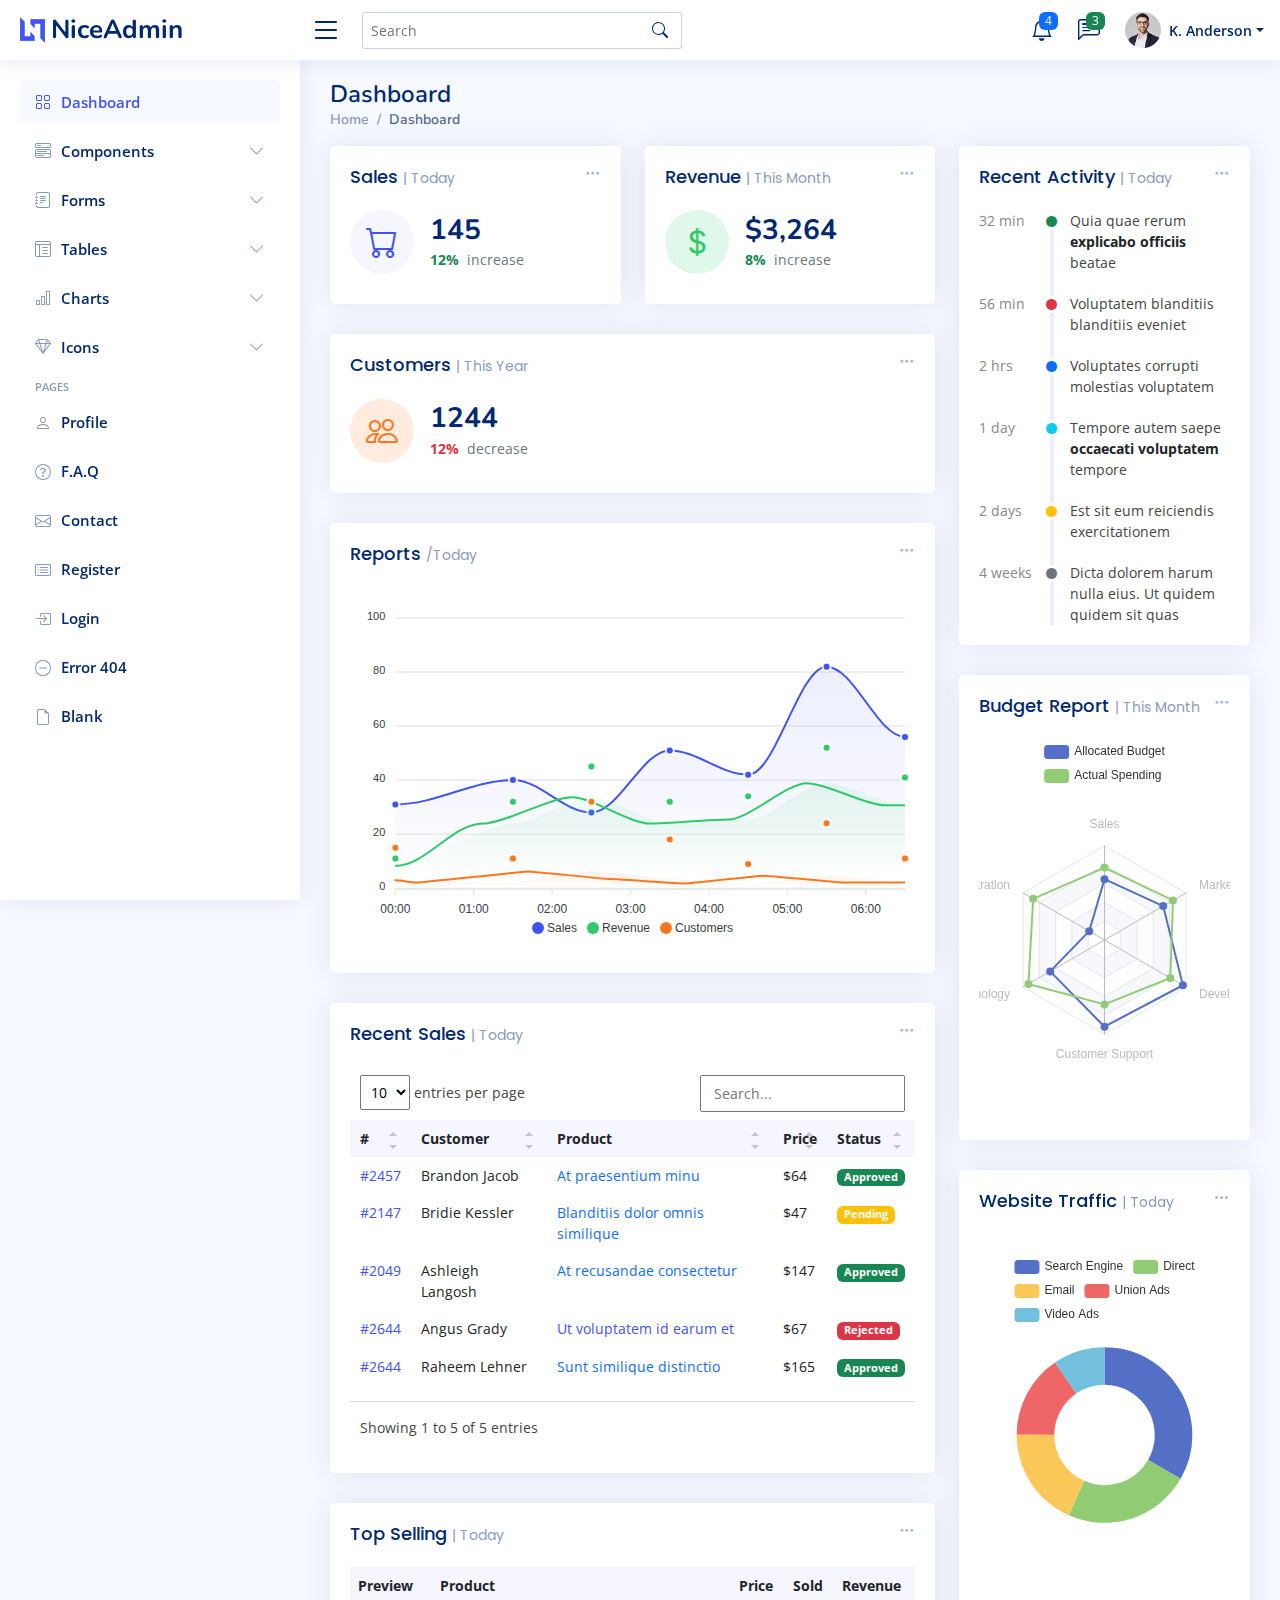
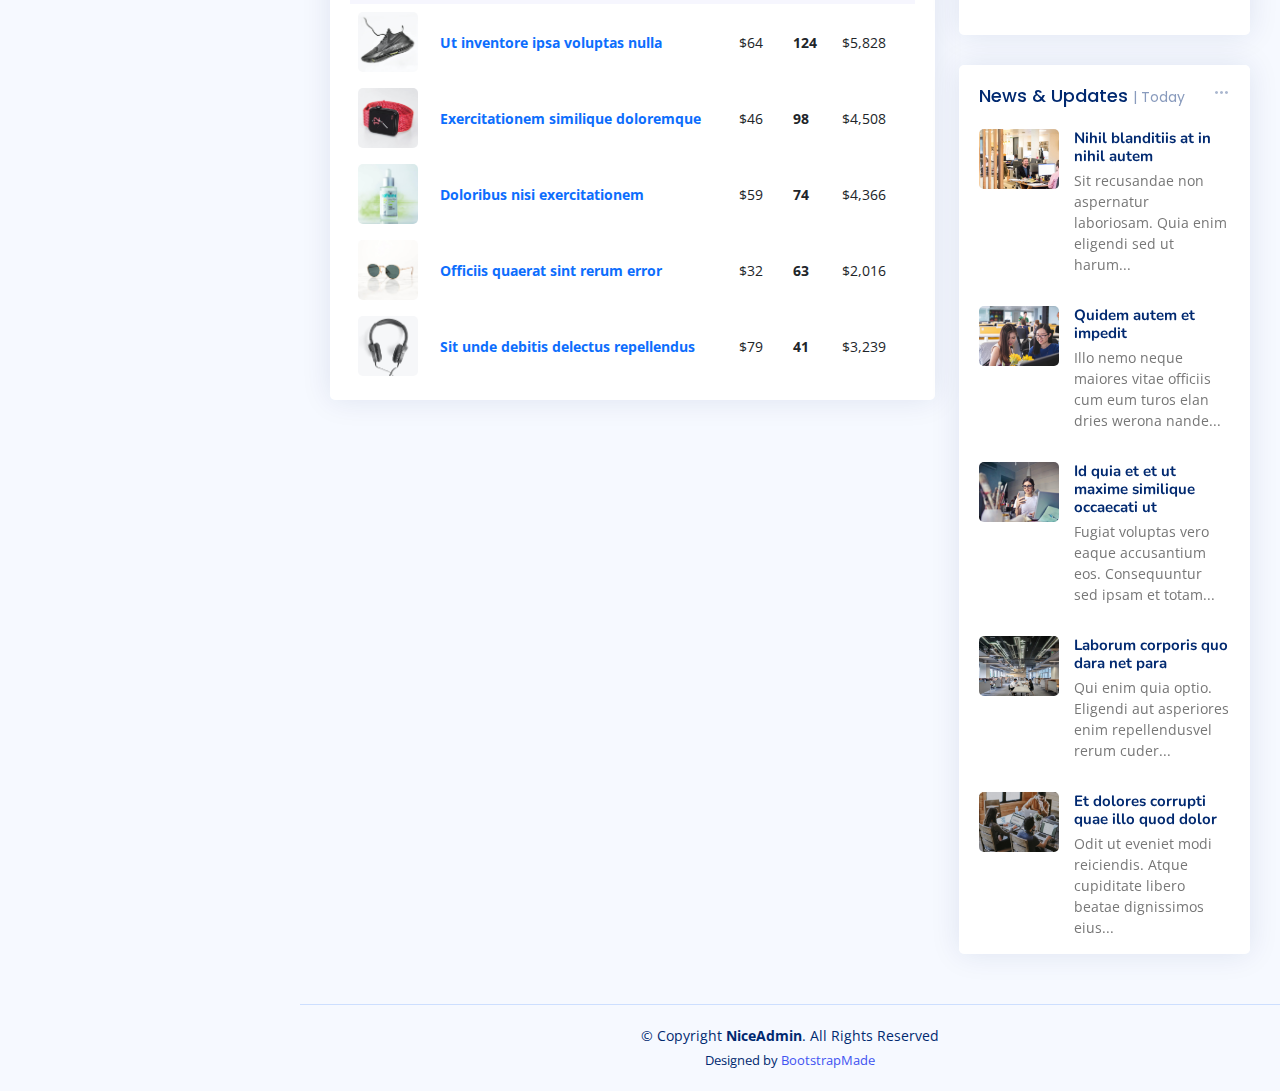
<file: assets/NiceAdmin - Original/index.html>
<!DOCTYPE html>
<html lang="en">

<head>
  <meta charset="utf-8">
  <meta content="width=device-width, initial-scale=1.0" name="viewport">

  <title>Dashboard - NiceAdmin Bootstrap Template</title>
  <meta content="" name="description">
  <meta content="" name="keywords">

  <!-- Favicons -->
  <link href="assets/img/favicon.png" rel="icon">
  <link href="assets/img/apple-touch-icon.png" rel="apple-touch-icon">

  <!-- Google Fonts -->
  <link href="https://fonts.gstatic.com" rel="preconnect">
  <link href="https://fonts.googleapis.com/css?family=Open+Sans:300,300i,400,400i,600,600i,700,700i|Nunito:300,300i,400,400i,600,600i,700,700i|Poppins:300,300i,400,400i,500,500i,600,600i,700,700i" rel="stylesheet">

  <!-- Vendor CSS Files -->
  <link href="assets/vendor/bootstrap/css/bootstrap.min.css" rel="stylesheet">
  <link href="assets/vendor/bootstrap-icons/bootstrap-icons.css" rel="stylesheet">
  <link href="assets/vendor/boxicons/css/boxicons.min.css" rel="stylesheet">
  <link href="assets/vendor/quill/quill.snow.css" rel="stylesheet">
  <link href="assets/vendor/quill/quill.bubble.css" rel="stylesheet">
  <link href="assets/vendor/remixicon/remixicon.css" rel="stylesheet">
  <link href="assets/vendor/simple-datatables/style.css" rel="stylesheet">

  <!-- Template Main CSS File -->
  <link href="assets/css/style.css" rel="stylesheet">

  <!-- =======================================================
  * Template Name: NiceAdmin
  * Updated: Mar 09 2023 with Bootstrap v5.2.3
  * Template URL: https://bootstrapmade.com/nice-admin-bootstrap-admin-html-template/
  * Author: BootstrapMade.com
  * License: https://bootstrapmade.com/license/
  ======================================================== -->
</head>

<body>

  <!-- ======= Header ======= -->
  <header id="header" class="header fixed-top d-flex align-items-center">

    <div class="d-flex align-items-center justify-content-between">
      <a href="index.html" class="logo d-flex align-items-center">
        <img src="assets/img/logo.png" alt="">
        <span class="d-none d-lg-block">NiceAdmin</span>
      </a>
      <i class="bi bi-list toggle-sidebar-btn"></i>
    </div><!-- End Logo -->

    <div class="search-bar">
      <form class="search-form d-flex align-items-center" method="POST" action="#">
        <input type="text" name="query" placeholder="Search" title="Enter search keyword">
        <button type="submit" title="Search"><i class="bi bi-search"></i></button>
      </form>
    </div><!-- End Search Bar -->

    <nav class="header-nav ms-auto">
      <ul class="d-flex align-items-center">

        <li class="nav-item d-block d-lg-none">
          <a class="nav-link nav-icon search-bar-toggle " href="#">
            <i class="bi bi-search"></i>
          </a>
        </li><!-- End Search Icon-->

        <li class="nav-item dropdown">

          <a class="nav-link nav-icon" href="#" data-bs-toggle="dropdown">
            <i class="bi bi-bell"></i>
            <span class="badge bg-primary badge-number">4</span>
          </a><!-- End Notification Icon -->

          <ul class="dropdown-menu dropdown-menu-end dropdown-menu-arrow notifications">
            <li class="dropdown-header">
              You have 4 new notifications
              <a href="#"><span class="badge rounded-pill bg-primary p-2 ms-2">View all</span></a>
            </li>
            <li>
              <hr class="dropdown-divider">
            </li>

            <li class="notification-item">
              <i class="bi bi-exclamation-circle text-warning"></i>
              <div>
                <h4>Lorem Ipsum</h4>
                <p>Quae dolorem earum veritatis oditseno</p>
                <p>30 min. ago</p>
              </div>
            </li>

            <li>
              <hr class="dropdown-divider">
            </li>

            <li class="notification-item">
              <i class="bi bi-x-circle text-danger"></i>
              <div>
                <h4>Atque rerum nesciunt</h4>
                <p>Quae dolorem earum veritatis oditseno</p>
                <p>1 hr. ago</p>
              </div>
            </li>

            <li>
              <hr class="dropdown-divider">
            </li>

            <li class="notification-item">
              <i class="bi bi-check-circle text-success"></i>
              <div>
                <h4>Sit rerum fuga</h4>
                <p>Quae dolorem earum veritatis oditseno</p>
                <p>2 hrs. ago</p>
              </div>
            </li>

            <li>
              <hr class="dropdown-divider">
            </li>

            <li class="notification-item">
              <i class="bi bi-info-circle text-primary"></i>
              <div>
                <h4>Dicta reprehenderit</h4>
                <p>Quae dolorem earum veritatis oditseno</p>
                <p>4 hrs. ago</p>
              </div>
            </li>

            <li>
              <hr class="dropdown-divider">
            </li>
            <li class="dropdown-footer">
              <a href="#">Show all notifications</a>
            </li>

          </ul><!-- End Notification Dropdown Items -->

        </li><!-- End Notification Nav -->

        <li class="nav-item dropdown">

          <a class="nav-link nav-icon" href="#" data-bs-toggle="dropdown">
            <i class="bi bi-chat-left-text"></i>
            <span class="badge bg-success badge-number">3</span>
          </a><!-- End Messages Icon -->

          <ul class="dropdown-menu dropdown-menu-end dropdown-menu-arrow messages">
            <li class="dropdown-header">
              You have 3 new messages
              <a href="#"><span class="badge rounded-pill bg-primary p-2 ms-2">View all</span></a>
            </li>
            <li>
              <hr class="dropdown-divider">
            </li>

            <li class="message-item">
              <a href="#">
                <img src="assets/img/messages-1.jpg" alt="" class="rounded-circle">
                <div>
                  <h4>Maria Hudson</h4>
                  <p>Velit asperiores et ducimus soluta repudiandae labore officia est ut...</p>
                  <p>4 hrs. ago</p>
                </div>
              </a>
            </li>
            <li>
              <hr class="dropdown-divider">
            </li>

            <li class="message-item">
              <a href="#">
                <img src="assets/img/messages-2.jpg" alt="" class="rounded-circle">
                <div>
                  <h4>Anna Nelson</h4>
                  <p>Velit asperiores et ducimus soluta repudiandae labore officia est ut...</p>
                  <p>6 hrs. ago</p>
                </div>
              </a>
            </li>
            <li>
              <hr class="dropdown-divider">
            </li>

            <li class="message-item">
              <a href="#">
                <img src="assets/img/messages-3.jpg" alt="" class="rounded-circle">
                <div>
                  <h4>David Muldon</h4>
                  <p>Velit asperiores et ducimus soluta repudiandae labore officia est ut...</p>
                  <p>8 hrs. ago</p>
                </div>
              </a>
            </li>
            <li>
              <hr class="dropdown-divider">
            </li>

            <li class="dropdown-footer">
              <a href="#">Show all messages</a>
            </li>

          </ul><!-- End Messages Dropdown Items -->

        </li><!-- End Messages Nav -->

        <li class="nav-item dropdown pe-3">

          <a class="nav-link nav-profile d-flex align-items-center pe-0" href="#" data-bs-toggle="dropdown">
            <img src="assets/img/profile-img.jpg" alt="Profile" class="rounded-circle">
            <span class="d-none d-md-block dropdown-toggle ps-2">K. Anderson</span>
          </a><!-- End Profile Iamge Icon -->

          <ul class="dropdown-menu dropdown-menu-end dropdown-menu-arrow profile">
            <li class="dropdown-header">
              <h6>Kevin Anderson</h6>
              <span>Web Designer</span>
            </li>
            <li>
              <hr class="dropdown-divider">
            </li>

            <li>
              <a class="dropdown-item d-flex align-items-center" href="users-profile.html">
                <i class="bi bi-person"></i>
                <span>My Profile</span>
              </a>
            </li>
            <li>
              <hr class="dropdown-divider">
            </li>

            <li>
              <a class="dropdown-item d-flex align-items-center" href="users-profile.html">
                <i class="bi bi-gear"></i>
                <span>Account Settings</span>
              </a>
            </li>
            <li>
              <hr class="dropdown-divider">
            </li>

            <li>
              <a class="dropdown-item d-flex align-items-center" href="pages-faq.html">
                <i class="bi bi-question-circle"></i>
                <span>Need Help?</span>
              </a>
            </li>
            <li>
              <hr class="dropdown-divider">
            </li>

            <li>
              <a class="dropdown-item d-flex align-items-center" href="#">
                <i class="bi bi-box-arrow-right"></i>
                <span>Sign Out</span>
              </a>
            </li>

          </ul><!-- End Profile Dropdown Items -->
        </li><!-- End Profile Nav -->

      </ul>
    </nav><!-- End Icons Navigation -->

  </header><!-- End Header -->

  <!-- ======= Sidebar ======= -->
  <aside id="sidebar" class="sidebar">

    <ul class="sidebar-nav" id="sidebar-nav">

      <li class="nav-item">
        <a class="nav-link " href="index.html">
          <i class="bi bi-grid"></i>
          <span>Dashboard</span>
        </a>
      </li><!-- End Dashboard Nav -->

      <li class="nav-item">
        <a class="nav-link collapsed" data-bs-target="#components-nav" data-bs-toggle="collapse" href="#">
          <i class="bi bi-menu-button-wide"></i><span>Components</span><i class="bi bi-chevron-down ms-auto"></i>
        </a>
        <ul id="components-nav" class="nav-content collapse " data-bs-parent="#sidebar-nav">
          <li>
            <a href="components-alerts.html">
              <i class="bi bi-circle"></i><span>Alerts</span>
            </a>
          </li>
          <li>
            <a href="components-accordion.html">
              <i class="bi bi-circle"></i><span>Accordion</span>
            </a>
          </li>
          <li>
            <a href="components-badges.html">
              <i class="bi bi-circle"></i><span>Badges</span>
            </a>
          </li>
          <li>
            <a href="components-breadcrumbs.html">
              <i class="bi bi-circle"></i><span>Breadcrumbs</span>
            </a>
          </li>
          <li>
            <a href="components-buttons.html">
              <i class="bi bi-circle"></i><span>Buttons</span>
            </a>
          </li>
          <li>
            <a href="components-cards.html">
              <i class="bi bi-circle"></i><span>Cards</span>
            </a>
          </li>
          <li>
            <a href="components-carousel.html">
              <i class="bi bi-circle"></i><span>Carousel</span>
            </a>
          </li>
          <li>
            <a href="components-list-group.html">
              <i class="bi bi-circle"></i><span>List group</span>
            </a>
          </li>
          <li>
            <a href="components-modal.html">
              <i class="bi bi-circle"></i><span>Modal</span>
            </a>
          </li>
          <li>
            <a href="components-tabs.html">
              <i class="bi bi-circle"></i><span>Tabs</span>
            </a>
          </li>
          <li>
            <a href="components-pagination.html">
              <i class="bi bi-circle"></i><span>Pagination</span>
            </a>
          </li>
          <li>
            <a href="components-progress.html">
              <i class="bi bi-circle"></i><span>Progress</span>
            </a>
          </li>
          <li>
            <a href="components-spinners.html">
              <i class="bi bi-circle"></i><span>Spinners</span>
            </a>
          </li>
          <li>
            <a href="components-tooltips.html">
              <i class="bi bi-circle"></i><span>Tooltips</span>
            </a>
          </li>
        </ul>
      </li><!-- End Components Nav -->

      <li class="nav-item">
        <a class="nav-link collapsed" data-bs-target="#forms-nav" data-bs-toggle="collapse" href="#">
          <i class="bi bi-journal-text"></i><span>Forms</span><i class="bi bi-chevron-down ms-auto"></i>
        </a>
        <ul id="forms-nav" class="nav-content collapse " data-bs-parent="#sidebar-nav">
          <li>
            <a href="forms-elements.html">
              <i class="bi bi-circle"></i><span>Form Elements</span>
            </a>
          </li>
          <li>
            <a href="forms-layouts.html">
              <i class="bi bi-circle"></i><span>Form Layouts</span>
            </a>
          </li>
          <li>
            <a href="forms-editors.html">
              <i class="bi bi-circle"></i><span>Form Editors</span>
            </a>
          </li>
          <li>
            <a href="forms-validation.html">
              <i class="bi bi-circle"></i><span>Form Validation</span>
            </a>
          </li>
        </ul>
      </li><!-- End Forms Nav -->

      <li class="nav-item">
        <a class="nav-link collapsed" data-bs-target="#tables-nav" data-bs-toggle="collapse" href="#">
          <i class="bi bi-layout-text-window-reverse"></i><span>Tables</span><i class="bi bi-chevron-down ms-auto"></i>
        </a>
        <ul id="tables-nav" class="nav-content collapse " data-bs-parent="#sidebar-nav">
          <li>
            <a href="tables-general.html">
              <i class="bi bi-circle"></i><span>General Tables</span>
            </a>
          </li>
          <li>
            <a href="tables-data.html">
              <i class="bi bi-circle"></i><span>Data Tables</span>
            </a>
          </li>
        </ul>
      </li><!-- End Tables Nav -->

      <li class="nav-item">
        <a class="nav-link collapsed" data-bs-target="#charts-nav" data-bs-toggle="collapse" href="#">
          <i class="bi bi-bar-chart"></i><span>Charts</span><i class="bi bi-chevron-down ms-auto"></i>
        </a>
        <ul id="charts-nav" class="nav-content collapse " data-bs-parent="#sidebar-nav">
          <li>
            <a href="charts-chartjs.html">
              <i class="bi bi-circle"></i><span>Chart.js</span>
            </a>
          </li>
          <li>
            <a href="charts-apexcharts.html">
              <i class="bi bi-circle"></i><span>ApexCharts</span>
            </a>
          </li>
          <li>
            <a href="charts-echarts.html">
              <i class="bi bi-circle"></i><span>ECharts</span>
            </a>
          </li>
        </ul>
      </li><!-- End Charts Nav -->

      <li class="nav-item">
        <a class="nav-link collapsed" data-bs-target="#icons-nav" data-bs-toggle="collapse" href="#">
          <i class="bi bi-gem"></i><span>Icons</span><i class="bi bi-chevron-down ms-auto"></i>
        </a>
        <ul id="icons-nav" class="nav-content collapse " data-bs-parent="#sidebar-nav">
          <li>
            <a href="icons-bootstrap.html">
              <i class="bi bi-circle"></i><span>Bootstrap Icons</span>
            </a>
          </li>
          <li>
            <a href="icons-remix.html">
              <i class="bi bi-circle"></i><span>Remix Icons</span>
            </a>
          </li>
          <li>
            <a href="icons-boxicons.html">
              <i class="bi bi-circle"></i><span>Boxicons</span>
            </a>
          </li>
        </ul>
      </li><!-- End Icons Nav -->

      <li class="nav-heading">Pages</li>

      <li class="nav-item">
        <a class="nav-link collapsed" href="users-profile.html">
          <i class="bi bi-person"></i>
          <span>Profile</span>
        </a>
      </li><!-- End Profile Page Nav -->

      <li class="nav-item">
        <a class="nav-link collapsed" href="pages-faq.html">
          <i class="bi bi-question-circle"></i>
          <span>F.A.Q</span>
        </a>
      </li><!-- End F.A.Q Page Nav -->

      <li class="nav-item">
        <a class="nav-link collapsed" href="pages-contact.html">
          <i class="bi bi-envelope"></i>
          <span>Contact</span>
        </a>
      </li><!-- End Contact Page Nav -->

      <li class="nav-item">
        <a class="nav-link collapsed" href="pages-register.html">
          <i class="bi bi-card-list"></i>
          <span>Register</span>
        </a>
      </li><!-- End Register Page Nav -->

      <li class="nav-item">
        <a class="nav-link collapsed" href="pages-login.html">
          <i class="bi bi-box-arrow-in-right"></i>
          <span>Login</span>
        </a>
      </li><!-- End Login Page Nav -->

      <li class="nav-item">
        <a class="nav-link collapsed" href="pages-error-404.html">
          <i class="bi bi-dash-circle"></i>
          <span>Error 404</span>
        </a>
      </li><!-- End Error 404 Page Nav -->

      <li class="nav-item">
        <a class="nav-link collapsed" href="pages-blank.html">
          <i class="bi bi-file-earmark"></i>
          <span>Blank</span>
        </a>
      </li><!-- End Blank Page Nav -->

    </ul>

  </aside><!-- End Sidebar-->

  <main id="main" class="main">

    <div class="pagetitle">
      <h1>Dashboard</h1>
      <nav>
        <ol class="breadcrumb">
          <li class="breadcrumb-item"><a href="index.html">Home</a></li>
          <li class="breadcrumb-item active">Dashboard</li>
        </ol>
      </nav>
    </div><!-- End Page Title -->

    <section class="section dashboard">
      <div class="row">

        <!-- Left side columns -->
        <div class="col-lg-8">
          <div class="row">

            <!-- Sales Card -->
            <div class="col-xxl-4 col-md-6">
              <div class="card info-card sales-card">

                <div class="filter">
                  <a class="icon" href="#" data-bs-toggle="dropdown"><i class="bi bi-three-dots"></i></a>
                  <ul class="dropdown-menu dropdown-menu-end dropdown-menu-arrow">
                    <li class="dropdown-header text-start">
                      <h6>Filter</h6>
                    </li>

                    <li><a class="dropdown-item" href="#">Today</a></li>
                    <li><a class="dropdown-item" href="#">This Month</a></li>
                    <li><a class="dropdown-item" href="#">This Year</a></li>
                  </ul>
                </div>

                <div class="card-body">
                  <h5 class="card-title">Sales <span>| Today</span></h5>

                  <div class="d-flex align-items-center">
                    <div class="card-icon rounded-circle d-flex align-items-center justify-content-center">
                      <i class="bi bi-cart"></i>
                    </div>
                    <div class="ps-3">
                      <h6>145</h6>
                      <span class="text-success small pt-1 fw-bold">12%</span> <span class="text-muted small pt-2 ps-1">increase</span>

                    </div>
                  </div>
                </div>

              </div>
            </div><!-- End Sales Card -->

            <!-- Revenue Card -->
            <div class="col-xxl-4 col-md-6">
              <div class="card info-card revenue-card">

                <div class="filter">
                  <a class="icon" href="#" data-bs-toggle="dropdown"><i class="bi bi-three-dots"></i></a>
                  <ul class="dropdown-menu dropdown-menu-end dropdown-menu-arrow">
                    <li class="dropdown-header text-start">
                      <h6>Filter</h6>
                    </li>

                    <li><a class="dropdown-item" href="#">Today</a></li>
                    <li><a class="dropdown-item" href="#">This Month</a></li>
                    <li><a class="dropdown-item" href="#">This Year</a></li>
                  </ul>
                </div>

                <div class="card-body">
                  <h5 class="card-title">Revenue <span>| This Month</span></h5>

                  <div class="d-flex align-items-center">
                    <div class="card-icon rounded-circle d-flex align-items-center justify-content-center">
                      <i class="bi bi-currency-dollar"></i>
                    </div>
                    <div class="ps-3">
                      <h6>$3,264</h6>
                      <span class="text-success small pt-1 fw-bold">8%</span> <span class="text-muted small pt-2 ps-1">increase</span>

                    </div>
                  </div>
                </div>

              </div>
            </div><!-- End Revenue Card -->

            <!-- Customers Card -->
            <div class="col-xxl-4 col-xl-12">

              <div class="card info-card customers-card">

                <div class="filter">
                  <a class="icon" href="#" data-bs-toggle="dropdown"><i class="bi bi-three-dots"></i></a>
                  <ul class="dropdown-menu dropdown-menu-end dropdown-menu-arrow">
                    <li class="dropdown-header text-start">
                      <h6>Filter</h6>
                    </li>

                    <li><a class="dropdown-item" href="#">Today</a></li>
                    <li><a class="dropdown-item" href="#">This Month</a></li>
                    <li><a class="dropdown-item" href="#">This Year</a></li>
                  </ul>
                </div>

                <div class="card-body">
                  <h5 class="card-title">Customers <span>| This Year</span></h5>

                  <div class="d-flex align-items-center">
                    <div class="card-icon rounded-circle d-flex align-items-center justify-content-center">
                      <i class="bi bi-people"></i>
                    </div>
                    <div class="ps-3">
                      <h6>1244</h6>
                      <span class="text-danger small pt-1 fw-bold">12%</span> <span class="text-muted small pt-2 ps-1">decrease</span>

                    </div>
                  </div>

                </div>
              </div>

            </div><!-- End Customers Card -->

            <!-- Reports -->
            <div class="col-12">
              <div class="card">

                <div class="filter">
                  <a class="icon" href="#" data-bs-toggle="dropdown"><i class="bi bi-three-dots"></i></a>
                  <ul class="dropdown-menu dropdown-menu-end dropdown-menu-arrow">
                    <li class="dropdown-header text-start">
                      <h6>Filter</h6>
                    </li>

                    <li><a class="dropdown-item" href="#">Today</a></li>
                    <li><a class="dropdown-item" href="#">This Month</a></li>
                    <li><a class="dropdown-item" href="#">This Year</a></li>
                  </ul>
                </div>

                <div class="card-body">
                  <h5 class="card-title">Reports <span>/Today</span></h5>

                  <!-- Line Chart -->
                  <div id="reportsChart"></div>

                  <script>
                    document.addEventListener("DOMContentLoaded", () => {
                      new ApexCharts(document.querySelector("#reportsChart"), {
                        series: [{
                          name: 'Sales',
                          data: [31, 40, 28, 51, 42, 82, 56],
                        }, {
                          name: 'Revenue',
                          data: [11, 32, 45, 32, 34, 52, 41]
                        }, {
                          name: 'Customers',
                          data: [15, 11, 32, 18, 9, 24, 11]
                        }],
                        chart: {
                          height: 350,
                          type: 'area',
                          toolbar: {
                            show: false
                          },
                        },
                        markers: {
                          size: 4
                        },
                        colors: ['#4154f1', '#2eca6a', '#ff771d'],
                        fill: {
                          type: "gradient",
                          gradient: {
                            shadeIntensity: 1,
                            opacityFrom: 0.3,
                            opacityTo: 0.4,
                            stops: [0, 90, 100]
                          }
                        },
                        dataLabels: {
                          enabled: false
                        },
                        stroke: {
                          curve: 'smooth',
                          width: 2
                        },
                        xaxis: {
                          type: 'datetime',
                          categories: ["2018-09-19T00:00:00.000Z", "2018-09-19T01:30:00.000Z", "2018-09-19T02:30:00.000Z", "2018-09-19T03:30:00.000Z", "2018-09-19T04:30:00.000Z", "2018-09-19T05:30:00.000Z", "2018-09-19T06:30:00.000Z"]
                        },
                        tooltip: {
                          x: {
                            format: 'dd/MM/yy HH:mm'
                          },
                        }
                      }).render();
                    });
                  </script>
                  <!-- End Line Chart -->

                </div>

              </div>
            </div><!-- End Reports -->

            <!-- Recent Sales -->
            <div class="col-12">
              <div class="card recent-sales overflow-auto">

                <div class="filter">
                  <a class="icon" href="#" data-bs-toggle="dropdown"><i class="bi bi-three-dots"></i></a>
                  <ul class="dropdown-menu dropdown-menu-end dropdown-menu-arrow">
                    <li class="dropdown-header text-start">
                      <h6>Filter</h6>
                    </li>

                    <li><a class="dropdown-item" href="#">Today</a></li>
                    <li><a class="dropdown-item" href="#">This Month</a></li>
                    <li><a class="dropdown-item" href="#">This Year</a></li>
                  </ul>
                </div>

                <div class="card-body">
                  <h5 class="card-title">Recent Sales <span>| Today</span></h5>

                  <table class="table table-borderless datatable">
                    <thead>
                      <tr>
                        <th scope="col">#</th>
                        <th scope="col">Customer</th>
                        <th scope="col">Product</th>
                        <th scope="col">Price</th>
                        <th scope="col">Status</th>
                      </tr>
                    </thead>
                    <tbody>
                      <tr>
                        <th scope="row"><a href="#">#2457</a></th>
                        <td>Brandon Jacob</td>
                        <td><a href="#" class="text-primary">At praesentium minu</a></td>
                        <td>$64</td>
                        <td><span class="badge bg-success">Approved</span></td>
                      </tr>
                      <tr>
                        <th scope="row"><a href="#">#2147</a></th>
                        <td>Bridie Kessler</td>
                        <td><a href="#" class="text-primary">Blanditiis dolor omnis similique</a></td>
                        <td>$47</td>
                        <td><span class="badge bg-warning">Pending</span></td>
                      </tr>
                      <tr>
                        <th scope="row"><a href="#">#2049</a></th>
                        <td>Ashleigh Langosh</td>
                        <td><a href="#" class="text-primary">At recusandae consectetur</a></td>
                        <td>$147</td>
                        <td><span class="badge bg-success">Approved</span></td>
                      </tr>
                      <tr>
                        <th scope="row"><a href="#">#2644</a></th>
                        <td>Angus Grady</td>
                        <td><a href="#" class="text-primar">Ut voluptatem id earum et</a></td>
                        <td>$67</td>
                        <td><span class="badge bg-danger">Rejected</span></td>
                      </tr>
                      <tr>
                        <th scope="row"><a href="#">#2644</a></th>
                        <td>Raheem Lehner</td>
                        <td><a href="#" class="text-primary">Sunt similique distinctio</a></td>
                        <td>$165</td>
                        <td><span class="badge bg-success">Approved</span></td>
                      </tr>
                    </tbody>
                  </table>

                </div>

              </div>
            </div><!-- End Recent Sales -->

            <!-- Top Selling -->
            <div class="col-12">
              <div class="card top-selling overflow-auto">

                <div class="filter">
                  <a class="icon" href="#" data-bs-toggle="dropdown"><i class="bi bi-three-dots"></i></a>
                  <ul class="dropdown-menu dropdown-menu-end dropdown-menu-arrow">
                    <li class="dropdown-header text-start">
                      <h6>Filter</h6>
                    </li>

                    <li><a class="dropdown-item" href="#">Today</a></li>
                    <li><a class="dropdown-item" href="#">This Month</a></li>
                    <li><a class="dropdown-item" href="#">This Year</a></li>
                  </ul>
                </div>

                <div class="card-body pb-0">
                  <h5 class="card-title">Top Selling <span>| Today</span></h5>

                  <table class="table table-borderless">
                    <thead>
                      <tr>
                        <th scope="col">Preview</th>
                        <th scope="col">Product</th>
                        <th scope="col">Price</th>
                        <th scope="col">Sold</th>
                        <th scope="col">Revenue</th>
                      </tr>
                    </thead>
                    <tbody>
                      <tr>
                        <th scope="row"><a href="#"><img src="assets/img/product-1.jpg" alt=""></a></th>
                        <td><a href="#" class="text-primary fw-bold">Ut inventore ipsa voluptas nulla</a></td>
                        <td>$64</td>
                        <td class="fw-bold">124</td>
                        <td>$5,828</td>
                      </tr>
                      <tr>
                        <th scope="row"><a href="#"><img src="assets/img/product-2.jpg" alt=""></a></th>
                        <td><a href="#" class="text-primary fw-bold">Exercitationem similique doloremque</a></td>
                        <td>$46</td>
                        <td class="fw-bold">98</td>
                        <td>$4,508</td>
                      </tr>
                      <tr>
                        <th scope="row"><a href="#"><img src="assets/img/product-3.jpg" alt=""></a></th>
                        <td><a href="#" class="text-primary fw-bold">Doloribus nisi exercitationem</a></td>
                        <td>$59</td>
                        <td class="fw-bold">74</td>
                        <td>$4,366</td>
                      </tr>
                      <tr>
                        <th scope="row"><a href="#"><img src="assets/img/product-4.jpg" alt=""></a></th>
                        <td><a href="#" class="text-primary fw-bold">Officiis quaerat sint rerum error</a></td>
                        <td>$32</td>
                        <td class="fw-bold">63</td>
                        <td>$2,016</td>
                      </tr>
                      <tr>
                        <th scope="row"><a href="#"><img src="assets/img/product-5.jpg" alt=""></a></th>
                        <td><a href="#" class="text-primary fw-bold">Sit unde debitis delectus repellendus</a></td>
                        <td>$79</td>
                        <td class="fw-bold">41</td>
                        <td>$3,239</td>
                      </tr>
                    </tbody>
                  </table>

                </div>

              </div>
            </div><!-- End Top Selling -->

          </div>
        </div><!-- End Left side columns -->

        <!-- Right side columns -->
        <div class="col-lg-4">

          <!-- Recent Activity -->
          <div class="card">
            <div class="filter">
              <a class="icon" href="#" data-bs-toggle="dropdown"><i class="bi bi-three-dots"></i></a>
              <ul class="dropdown-menu dropdown-menu-end dropdown-menu-arrow">
                <li class="dropdown-header text-start">
                  <h6>Filter</h6>
                </li>

                <li><a class="dropdown-item" href="#">Today</a></li>
                <li><a class="dropdown-item" href="#">This Month</a></li>
                <li><a class="dropdown-item" href="#">This Year</a></li>
              </ul>
            </div>

            <div class="card-body">
              <h5 class="card-title">Recent Activity <span>| Today</span></h5>

              <div class="activity">

                <div class="activity-item d-flex">
                  <div class="activite-label">32 min</div>
                  <i class='bi bi-circle-fill activity-badge text-success align-self-start'></i>
                  <div class="activity-content">
                    Quia quae rerum <a href="#" class="fw-bold text-dark">explicabo officiis</a> beatae
                  </div>
                </div><!-- End activity item-->

                <div class="activity-item d-flex">
                  <div class="activite-label">56 min</div>
                  <i class='bi bi-circle-fill activity-badge text-danger align-self-start'></i>
                  <div class="activity-content">
                    Voluptatem blanditiis blanditiis eveniet
                  </div>
                </div><!-- End activity item-->

                <div class="activity-item d-flex">
                  <div class="activite-label">2 hrs</div>
                  <i class='bi bi-circle-fill activity-badge text-primary align-self-start'></i>
                  <div class="activity-content">
                    Voluptates corrupti molestias voluptatem
                  </div>
                </div><!-- End activity item-->

                <div class="activity-item d-flex">
                  <div class="activite-label">1 day</div>
                  <i class='bi bi-circle-fill activity-badge text-info align-self-start'></i>
                  <div class="activity-content">
                    Tempore autem saepe <a href="#" class="fw-bold text-dark">occaecati voluptatem</a> tempore
                  </div>
                </div><!-- End activity item-->

                <div class="activity-item d-flex">
                  <div class="activite-label">2 days</div>
                  <i class='bi bi-circle-fill activity-badge text-warning align-self-start'></i>
                  <div class="activity-content">
                    Est sit eum reiciendis exercitationem
                  </div>
                </div><!-- End activity item-->

                <div class="activity-item d-flex">
                  <div class="activite-label">4 weeks</div>
                  <i class='bi bi-circle-fill activity-badge text-muted align-self-start'></i>
                  <div class="activity-content">
                    Dicta dolorem harum nulla eius. Ut quidem quidem sit quas
                  </div>
                </div><!-- End activity item-->

              </div>

            </div>
          </div><!-- End Recent Activity -->

          <!-- Budget Report -->
          <div class="card">
            <div class="filter">
              <a class="icon" href="#" data-bs-toggle="dropdown"><i class="bi bi-three-dots"></i></a>
              <ul class="dropdown-menu dropdown-menu-end dropdown-menu-arrow">
                <li class="dropdown-header text-start">
                  <h6>Filter</h6>
                </li>

                <li><a class="dropdown-item" href="#">Today</a></li>
                <li><a class="dropdown-item" href="#">This Month</a></li>
                <li><a class="dropdown-item" href="#">This Year</a></li>
              </ul>
            </div>

            <div class="card-body pb-0">
              <h5 class="card-title">Budget Report <span>| This Month</span></h5>

              <div id="budgetChart" style="min-height: 400px;" class="echart"></div>

              <script>
                document.addEventListener("DOMContentLoaded", () => {
                  var budgetChart = echarts.init(document.querySelector("#budgetChart")).setOption({
                    legend: {
                      data: ['Allocated Budget', 'Actual Spending']
                    },
                    radar: {
                      // shape: 'circle',
                      indicator: [{
                          name: 'Sales',
                          max: 6500
                        },
                        {
                          name: 'Administration',
                          max: 16000
                        },
                        {
                          name: 'Information Technology',
                          max: 30000
                        },
                        {
                          name: 'Customer Support',
                          max: 38000
                        },
                        {
                          name: 'Development',
                          max: 52000
                        },
                        {
                          name: 'Marketing',
                          max: 25000
                        }
                      ]
                    },
                    series: [{
                      name: 'Budget vs spending',
                      type: 'radar',
                      data: [{
                          value: [4200, 3000, 20000, 35000, 50000, 18000],
                          name: 'Allocated Budget'
                        },
                        {
                          value: [5000, 14000, 28000, 26000, 42000, 21000],
                          name: 'Actual Spending'
                        }
                      ]
                    }]
                  });
                });
              </script>

            </div>
          </div><!-- End Budget Report -->

          <!-- Website Traffic -->
          <div class="card">
            <div class="filter">
              <a class="icon" href="#" data-bs-toggle="dropdown"><i class="bi bi-three-dots"></i></a>
              <ul class="dropdown-menu dropdown-menu-end dropdown-menu-arrow">
                <li class="dropdown-header text-start">
                  <h6>Filter</h6>
                </li>

                <li><a class="dropdown-item" href="#">Today</a></li>
                <li><a class="dropdown-item" href="#">This Month</a></li>
                <li><a class="dropdown-item" href="#">This Year</a></li>
              </ul>
            </div>

            <div class="card-body pb-0">
              <h5 class="card-title">Website Traffic <span>| Today</span></h5>

              <div id="trafficChart" style="min-height: 400px;" class="echart"></div>

              <script>
                document.addEventListener("DOMContentLoaded", () => {
                  echarts.init(document.querySelector("#trafficChart")).setOption({
                    tooltip: {
                      trigger: 'item'
                    },
                    legend: {
                      top: '5%',
                      left: 'center'
                    },
                    series: [{
                      name: 'Access From',
                      type: 'pie',
                      radius: ['40%', '70%'],
                      avoidLabelOverlap: false,
                      label: {
                        show: false,
                        position: 'center'
                      },
                      emphasis: {
                        label: {
                          show: true,
                          fontSize: '18',
                          fontWeight: 'bold'
                        }
                      },
                      labelLine: {
                        show: false
                      },
                      data: [{
                          value: 1048,
                          name: 'Search Engine'
                        },
                        {
                          value: 735,
                          name: 'Direct'
                        },
                        {
                          value: 580,
                          name: 'Email'
                        },
                        {
                          value: 484,
                          name: 'Union Ads'
                        },
                        {
                          value: 300,
                          name: 'Video Ads'
                        }
                      ]
                    }]
                  });
                });
              </script>

            </div>
          </div><!-- End Website Traffic -->

          <!-- News & Updates Traffic -->
          <div class="card">
            <div class="filter">
              <a class="icon" href="#" data-bs-toggle="dropdown"><i class="bi bi-three-dots"></i></a>
              <ul class="dropdown-menu dropdown-menu-end dropdown-menu-arrow">
                <li class="dropdown-header text-start">
                  <h6>Filter</h6>
                </li>

                <li><a class="dropdown-item" href="#">Today</a></li>
                <li><a class="dropdown-item" href="#">This Month</a></li>
                <li><a class="dropdown-item" href="#">This Year</a></li>
              </ul>
            </div>

            <div class="card-body pb-0">
              <h5 class="card-title">News &amp; Updates <span>| Today</span></h5>

              <div class="news">
                <div class="post-item clearfix">
                  <img src="assets/img/news-1.jpg" alt="">
                  <h4><a href="#">Nihil blanditiis at in nihil autem</a></h4>
                  <p>Sit recusandae non aspernatur laboriosam. Quia enim eligendi sed ut harum...</p>
                </div>

                <div class="post-item clearfix">
                  <img src="assets/img/news-2.jpg" alt="">
                  <h4><a href="#">Quidem autem et impedit</a></h4>
                  <p>Illo nemo neque maiores vitae officiis cum eum turos elan dries werona nande...</p>
                </div>

                <div class="post-item clearfix">
                  <img src="assets/img/news-3.jpg" alt="">
                  <h4><a href="#">Id quia et et ut maxime similique occaecati ut</a></h4>
                  <p>Fugiat voluptas vero eaque accusantium eos. Consequuntur sed ipsam et totam...</p>
                </div>

                <div class="post-item clearfix">
                  <img src="assets/img/news-4.jpg" alt="">
                  <h4><a href="#">Laborum corporis quo dara net para</a></h4>
                  <p>Qui enim quia optio. Eligendi aut asperiores enim repellendusvel rerum cuder...</p>
                </div>

                <div class="post-item clearfix">
                  <img src="assets/img/news-5.jpg" alt="">
                  <h4><a href="#">Et dolores corrupti quae illo quod dolor</a></h4>
                  <p>Odit ut eveniet modi reiciendis. Atque cupiditate libero beatae dignissimos eius...</p>
                </div>

              </div><!-- End sidebar recent posts-->

            </div>
          </div><!-- End News & Updates -->

        </div><!-- End Right side columns -->

      </div>
    </section>

  </main><!-- End #main -->

  <!-- ======= Footer ======= -->
  <footer id="footer" class="footer">
    <div class="copyright">
      &copy; Copyright <strong><span>NiceAdmin</span></strong>. All Rights Reserved
    </div>
    <div class="credits">
      <!-- All the links in the footer should remain intact. -->
      <!-- You can delete the links only if you purchased the pro version. -->
      <!-- Licensing information: https://bootstrapmade.com/license/ -->
      <!-- Purchase the pro version with working PHP/AJAX contact form: https://bootstrapmade.com/nice-admin-bootstrap-admin-html-template/ -->
      Designed by <a href="https://bootstrapmade.com/">BootstrapMade</a>
    </div>
  </footer><!-- End Footer -->

  <a href="#" class="back-to-top d-flex align-items-center justify-content-center"><i class="bi bi-arrow-up-short"></i></a>

  <!-- Vendor JS Files -->
  <script src="assets/vendor/apexcharts/apexcharts.min.js"></script>
  <script src="assets/vendor/bootstrap/js/bootstrap.bundle.min.js"></script>
  <script src="assets/vendor/chart.js/chart.umd.js"></script>
  <script src="assets/vendor/echarts/echarts.min.js"></script>
  <script src="assets/vendor/quill/quill.min.js"></script>
  <script src="assets/vendor/simple-datatables/simple-datatables.js"></script>
  <script src="assets/vendor/tinymce/tinymce.min.js"></script>
  <script src="assets/vendor/php-email-form/validate.js"></script>

  <!-- Template Main JS File -->
  <script src="assets/js/main.js"></script>

</body>

</html>
</file>
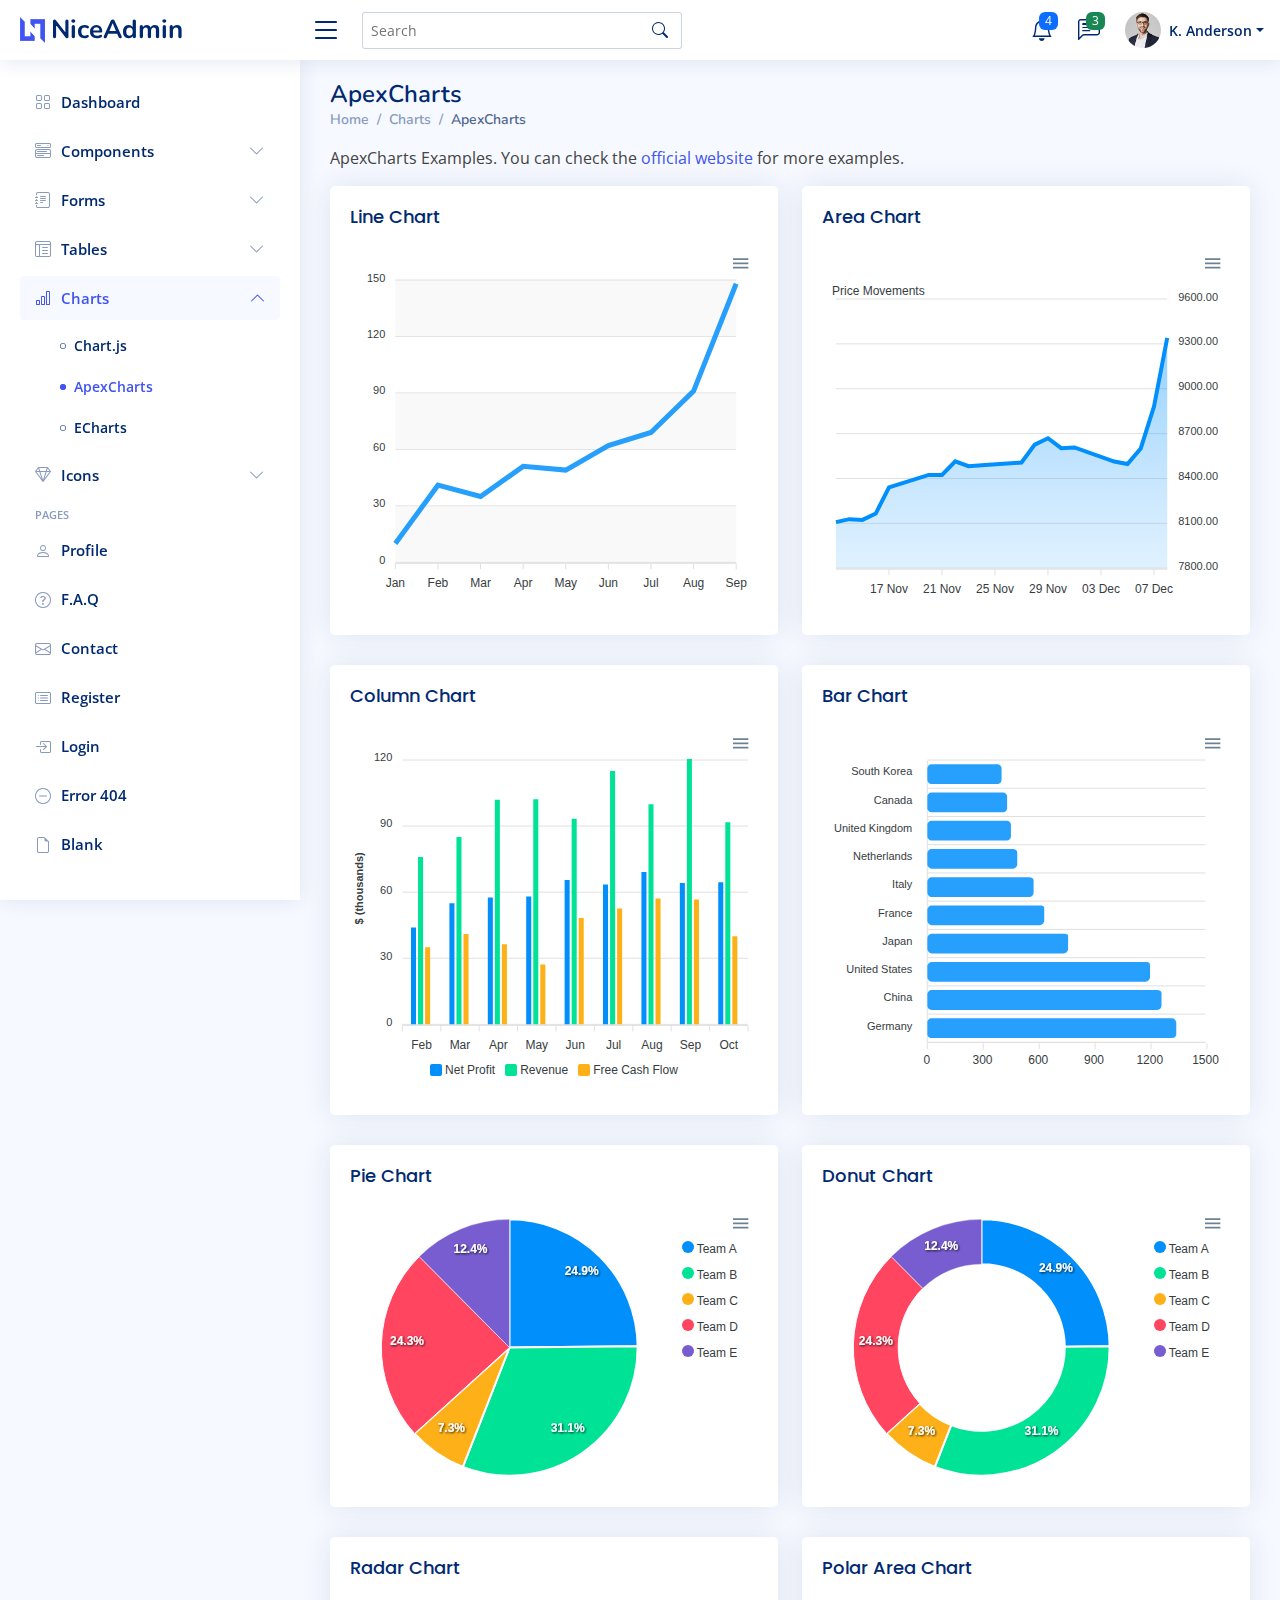
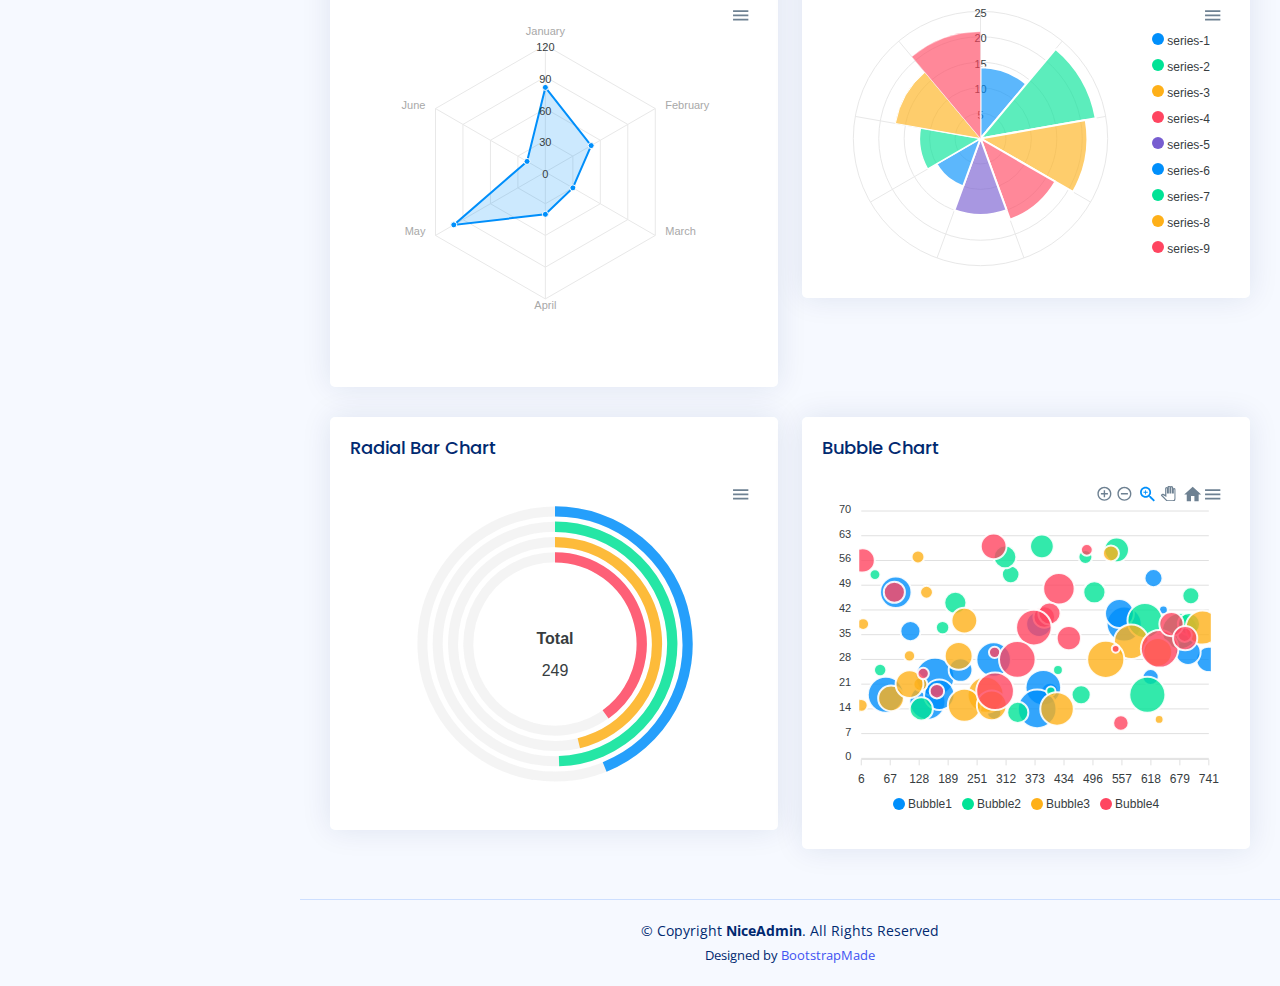
<file: assets/NiceAdmin - Original/charts-apexcharts.html>
<!DOCTYPE html>
<html lang="en">

<head>
  <meta charset="utf-8">
  <meta content="width=device-width, initial-scale=1.0" name="viewport">

  <title>Charts / ApexCharts - NiceAdmin Bootstrap Template</title>
  <meta content="" name="description">
  <meta content="" name="keywords">

  <!-- Favicons -->
  <link href="assets/img/favicon.png" rel="icon">
  <link href="assets/img/apple-touch-icon.png" rel="apple-touch-icon">

  <!-- Google Fonts -->
  <link href="https://fonts.gstatic.com" rel="preconnect">
  <link href="https://fonts.googleapis.com/css?family=Open+Sans:300,300i,400,400i,600,600i,700,700i|Nunito:300,300i,400,400i,600,600i,700,700i|Poppins:300,300i,400,400i,500,500i,600,600i,700,700i" rel="stylesheet">

  <!-- Vendor CSS Files -->
  <link href="assets/vendor/bootstrap/css/bootstrap.min.css" rel="stylesheet">
  <link href="assets/vendor/bootstrap-icons/bootstrap-icons.css" rel="stylesheet">
  <link href="assets/vendor/boxicons/css/boxicons.min.css" rel="stylesheet">
  <link href="assets/vendor/quill/quill.snow.css" rel="stylesheet">
  <link href="assets/vendor/quill/quill.bubble.css" rel="stylesheet">
  <link href="assets/vendor/remixicon/remixicon.css" rel="stylesheet">
  <link href="assets/vendor/simple-datatables/style.css" rel="stylesheet">

  <!-- Template Main CSS File -->
  <link href="assets/css/style.css" rel="stylesheet">

  <!-- =======================================================
  * Template Name: NiceAdmin
  * Updated: Mar 09 2023 with Bootstrap v5.2.3
  * Template URL: https://bootstrapmade.com/nice-admin-bootstrap-admin-html-template/
  * Author: BootstrapMade.com
  * License: https://bootstrapmade.com/license/
  ======================================================== -->
</head>

<body>

  <!-- ======= Header ======= -->
  <header id="header" class="header fixed-top d-flex align-items-center">

    <div class="d-flex align-items-center justify-content-between">
      <a href="index.html" class="logo d-flex align-items-center">
        <img src="assets/img/logo.png" alt="">
        <span class="d-none d-lg-block">NiceAdmin</span>
      </a>
      <i class="bi bi-list toggle-sidebar-btn"></i>
    </div><!-- End Logo -->

    <div class="search-bar">
      <form class="search-form d-flex align-items-center" method="POST" action="#">
        <input type="text" name="query" placeholder="Search" title="Enter search keyword">
        <button type="submit" title="Search"><i class="bi bi-search"></i></button>
      </form>
    </div><!-- End Search Bar -->

    <nav class="header-nav ms-auto">
      <ul class="d-flex align-items-center">

        <li class="nav-item d-block d-lg-none">
          <a class="nav-link nav-icon search-bar-toggle " href="#">
            <i class="bi bi-search"></i>
          </a>
        </li><!-- End Search Icon-->

        <li class="nav-item dropdown">

          <a class="nav-link nav-icon" href="#" data-bs-toggle="dropdown">
            <i class="bi bi-bell"></i>
            <span class="badge bg-primary badge-number">4</span>
          </a><!-- End Notification Icon -->

          <ul class="dropdown-menu dropdown-menu-end dropdown-menu-arrow notifications">
            <li class="dropdown-header">
              You have 4 new notifications
              <a href="#"><span class="badge rounded-pill bg-primary p-2 ms-2">View all</span></a>
            </li>
            <li>
              <hr class="dropdown-divider">
            </li>

            <li class="notification-item">
              <i class="bi bi-exclamation-circle text-warning"></i>
              <div>
                <h4>Lorem Ipsum</h4>
                <p>Quae dolorem earum veritatis oditseno</p>
                <p>30 min. ago</p>
              </div>
            </li>

            <li>
              <hr class="dropdown-divider">
            </li>

            <li class="notification-item">
              <i class="bi bi-x-circle text-danger"></i>
              <div>
                <h4>Atque rerum nesciunt</h4>
                <p>Quae dolorem earum veritatis oditseno</p>
                <p>1 hr. ago</p>
              </div>
            </li>

            <li>
              <hr class="dropdown-divider">
            </li>

            <li class="notification-item">
              <i class="bi bi-check-circle text-success"></i>
              <div>
                <h4>Sit rerum fuga</h4>
                <p>Quae dolorem earum veritatis oditseno</p>
                <p>2 hrs. ago</p>
              </div>
            </li>

            <li>
              <hr class="dropdown-divider">
            </li>

            <li class="notification-item">
              <i class="bi bi-info-circle text-primary"></i>
              <div>
                <h4>Dicta reprehenderit</h4>
                <p>Quae dolorem earum veritatis oditseno</p>
                <p>4 hrs. ago</p>
              </div>
            </li>

            <li>
              <hr class="dropdown-divider">
            </li>
            <li class="dropdown-footer">
              <a href="#">Show all notifications</a>
            </li>

          </ul><!-- End Notification Dropdown Items -->

        </li><!-- End Notification Nav -->

        <li class="nav-item dropdown">

          <a class="nav-link nav-icon" href="#" data-bs-toggle="dropdown">
            <i class="bi bi-chat-left-text"></i>
            <span class="badge bg-success badge-number">3</span>
          </a><!-- End Messages Icon -->

          <ul class="dropdown-menu dropdown-menu-end dropdown-menu-arrow messages">
            <li class="dropdown-header">
              You have 3 new messages
              <a href="#"><span class="badge rounded-pill bg-primary p-2 ms-2">View all</span></a>
            </li>
            <li>
              <hr class="dropdown-divider">
            </li>

            <li class="message-item">
              <a href="#">
                <img src="assets/img/messages-1.jpg" alt="" class="rounded-circle">
                <div>
                  <h4>Maria Hudson</h4>
                  <p>Velit asperiores et ducimus soluta repudiandae labore officia est ut...</p>
                  <p>4 hrs. ago</p>
                </div>
              </a>
            </li>
            <li>
              <hr class="dropdown-divider">
            </li>

            <li class="message-item">
              <a href="#">
                <img src="assets/img/messages-2.jpg" alt="" class="rounded-circle">
                <div>
                  <h4>Anna Nelson</h4>
                  <p>Velit asperiores et ducimus soluta repudiandae labore officia est ut...</p>
                  <p>6 hrs. ago</p>
                </div>
              </a>
            </li>
            <li>
              <hr class="dropdown-divider">
            </li>

            <li class="message-item">
              <a href="#">
                <img src="assets/img/messages-3.jpg" alt="" class="rounded-circle">
                <div>
                  <h4>David Muldon</h4>
                  <p>Velit asperiores et ducimus soluta repudiandae labore officia est ut...</p>
                  <p>8 hrs. ago</p>
                </div>
              </a>
            </li>
            <li>
              <hr class="dropdown-divider">
            </li>

            <li class="dropdown-footer">
              <a href="#">Show all messages</a>
            </li>

          </ul><!-- End Messages Dropdown Items -->

        </li><!-- End Messages Nav -->

        <li class="nav-item dropdown pe-3">

          <a class="nav-link nav-profile d-flex align-items-center pe-0" href="#" data-bs-toggle="dropdown">
            <img src="assets/img/profile-img.jpg" alt="Profile" class="rounded-circle">
            <span class="d-none d-md-block dropdown-toggle ps-2">K. Anderson</span>
          </a><!-- End Profile Iamge Icon -->

          <ul class="dropdown-menu dropdown-menu-end dropdown-menu-arrow profile">
            <li class="dropdown-header">
              <h6>Kevin Anderson</h6>
              <span>Web Designer</span>
            </li>
            <li>
              <hr class="dropdown-divider">
            </li>

            <li>
              <a class="dropdown-item d-flex align-items-center" href="users-profile.html">
                <i class="bi bi-person"></i>
                <span>My Profile</span>
              </a>
            </li>
            <li>
              <hr class="dropdown-divider">
            </li>

            <li>
              <a class="dropdown-item d-flex align-items-center" href="users-profile.html">
                <i class="bi bi-gear"></i>
                <span>Account Settings</span>
              </a>
            </li>
            <li>
              <hr class="dropdown-divider">
            </li>

            <li>
              <a class="dropdown-item d-flex align-items-center" href="pages-faq.html">
                <i class="bi bi-question-circle"></i>
                <span>Need Help?</span>
              </a>
            </li>
            <li>
              <hr class="dropdown-divider">
            </li>

            <li>
              <a class="dropdown-item d-flex align-items-center" href="#">
                <i class="bi bi-box-arrow-right"></i>
                <span>Sign Out</span>
              </a>
            </li>

          </ul><!-- End Profile Dropdown Items -->
        </li><!-- End Profile Nav -->

      </ul>
    </nav><!-- End Icons Navigation -->

  </header><!-- End Header -->

  <!-- ======= Sidebar ======= -->
  <aside id="sidebar" class="sidebar">

    <ul class="sidebar-nav" id="sidebar-nav">

      <li class="nav-item">
        <a class="nav-link collapsed" href="index.html">
          <i class="bi bi-grid"></i>
          <span>Dashboard</span>
        </a>
      </li><!-- End Dashboard Nav -->

      <li class="nav-item">
        <a class="nav-link collapsed" data-bs-target="#components-nav" data-bs-toggle="collapse" href="#">
          <i class="bi bi-menu-button-wide"></i><span>Components</span><i class="bi bi-chevron-down ms-auto"></i>
        </a>
        <ul id="components-nav" class="nav-content collapse " data-bs-parent="#sidebar-nav">
          <li>
            <a href="components-alerts.html">
              <i class="bi bi-circle"></i><span>Alerts</span>
            </a>
          </li>
          <li>
            <a href="components-accordion.html">
              <i class="bi bi-circle"></i><span>Accordion</span>
            </a>
          </li>
          <li>
            <a href="components-badges.html">
              <i class="bi bi-circle"></i><span>Badges</span>
            </a>
          </li>
          <li>
            <a href="components-breadcrumbs.html">
              <i class="bi bi-circle"></i><span>Breadcrumbs</span>
            </a>
          </li>
          <li>
            <a href="components-buttons.html">
              <i class="bi bi-circle"></i><span>Buttons</span>
            </a>
          </li>
          <li>
            <a href="components-cards.html">
              <i class="bi bi-circle"></i><span>Cards</span>
            </a>
          </li>
          <li>
            <a href="components-carousel.html">
              <i class="bi bi-circle"></i><span>Carousel</span>
            </a>
          </li>
          <li>
            <a href="components-list-group.html">
              <i class="bi bi-circle"></i><span>List group</span>
            </a>
          </li>
          <li>
            <a href="components-modal.html">
              <i class="bi bi-circle"></i><span>Modal</span>
            </a>
          </li>
          <li>
            <a href="components-tabs.html">
              <i class="bi bi-circle"></i><span>Tabs</span>
            </a>
          </li>
          <li>
            <a href="components-pagination.html">
              <i class="bi bi-circle"></i><span>Pagination</span>
            </a>
          </li>
          <li>
            <a href="components-progress.html">
              <i class="bi bi-circle"></i><span>Progress</span>
            </a>
          </li>
          <li>
            <a href="components-spinners.html">
              <i class="bi bi-circle"></i><span>Spinners</span>
            </a>
          </li>
          <li>
            <a href="components-tooltips.html">
              <i class="bi bi-circle"></i><span>Tooltips</span>
            </a>
          </li>
        </ul>
      </li><!-- End Components Nav -->

      <li class="nav-item">
        <a class="nav-link collapsed" data-bs-target="#forms-nav" data-bs-toggle="collapse" href="#">
          <i class="bi bi-journal-text"></i><span>Forms</span><i class="bi bi-chevron-down ms-auto"></i>
        </a>
        <ul id="forms-nav" class="nav-content collapse " data-bs-parent="#sidebar-nav">
          <li>
            <a href="forms-elements.html">
              <i class="bi bi-circle"></i><span>Form Elements</span>
            </a>
          </li>
          <li>
            <a href="forms-layouts.html">
              <i class="bi bi-circle"></i><span>Form Layouts</span>
            </a>
          </li>
          <li>
            <a href="forms-editors.html">
              <i class="bi bi-circle"></i><span>Form Editors</span>
            </a>
          </li>
          <li>
            <a href="forms-validation.html">
              <i class="bi bi-circle"></i><span>Form Validation</span>
            </a>
          </li>
        </ul>
      </li><!-- End Forms Nav -->

      <li class="nav-item">
        <a class="nav-link collapsed" data-bs-target="#tables-nav" data-bs-toggle="collapse" href="#">
          <i class="bi bi-layout-text-window-reverse"></i><span>Tables</span><i class="bi bi-chevron-down ms-auto"></i>
        </a>
        <ul id="tables-nav" class="nav-content collapse " data-bs-parent="#sidebar-nav">
          <li>
            <a href="tables-general.html">
              <i class="bi bi-circle"></i><span>General Tables</span>
            </a>
          </li>
          <li>
            <a href="tables-data.html">
              <i class="bi bi-circle"></i><span>Data Tables</span>
            </a>
          </li>
        </ul>
      </li><!-- End Tables Nav -->

      <li class="nav-item">
        <a class="nav-link " data-bs-target="#charts-nav" data-bs-toggle="collapse" href="#">
          <i class="bi bi-bar-chart"></i><span>Charts</span><i class="bi bi-chevron-down ms-auto"></i>
        </a>
        <ul id="charts-nav" class="nav-content collapse show" data-bs-parent="#sidebar-nav">
          <li>
            <a href="charts-chartjs.html">
              <i class="bi bi-circle"></i><span>Chart.js</span>
            </a>
          </li>
          <li>
            <a href="charts-apexcharts.html" class="active">
              <i class="bi bi-circle"></i><span>ApexCharts</span>
            </a>
          </li>
          <li>
            <a href="charts-echarts.html">
              <i class="bi bi-circle"></i><span>ECharts</span>
            </a>
          </li>
        </ul>
      </li><!-- End Charts Nav -->

      <li class="nav-item">
        <a class="nav-link collapsed" data-bs-target="#icons-nav" data-bs-toggle="collapse" href="#">
          <i class="bi bi-gem"></i><span>Icons</span><i class="bi bi-chevron-down ms-auto"></i>
        </a>
        <ul id="icons-nav" class="nav-content collapse " data-bs-parent="#sidebar-nav">
          <li>
            <a href="icons-bootstrap.html">
              <i class="bi bi-circle"></i><span>Bootstrap Icons</span>
            </a>
          </li>
          <li>
            <a href="icons-remix.html">
              <i class="bi bi-circle"></i><span>Remix Icons</span>
            </a>
          </li>
          <li>
            <a href="icons-boxicons.html">
              <i class="bi bi-circle"></i><span>Boxicons</span>
            </a>
          </li>
        </ul>
      </li><!-- End Icons Nav -->

      <li class="nav-heading">Pages</li>

      <li class="nav-item">
        <a class="nav-link collapsed" href="users-profile.html">
          <i class="bi bi-person"></i>
          <span>Profile</span>
        </a>
      </li><!-- End Profile Page Nav -->

      <li class="nav-item">
        <a class="nav-link collapsed" href="pages-faq.html">
          <i class="bi bi-question-circle"></i>
          <span>F.A.Q</span>
        </a>
      </li><!-- End F.A.Q Page Nav -->

      <li class="nav-item">
        <a class="nav-link collapsed" href="pages-contact.html">
          <i class="bi bi-envelope"></i>
          <span>Contact</span>
        </a>
      </li><!-- End Contact Page Nav -->

      <li class="nav-item">
        <a class="nav-link collapsed" href="pages-register.html">
          <i class="bi bi-card-list"></i>
          <span>Register</span>
        </a>
      </li><!-- End Register Page Nav -->

      <li class="nav-item">
        <a class="nav-link collapsed" href="pages-login.html">
          <i class="bi bi-box-arrow-in-right"></i>
          <span>Login</span>
        </a>
      </li><!-- End Login Page Nav -->

      <li class="nav-item">
        <a class="nav-link collapsed" href="pages-error-404.html">
          <i class="bi bi-dash-circle"></i>
          <span>Error 404</span>
        </a>
      </li><!-- End Error 404 Page Nav -->

      <li class="nav-item">
        <a class="nav-link collapsed" href="pages-blank.html">
          <i class="bi bi-file-earmark"></i>
          <span>Blank</span>
        </a>
      </li><!-- End Blank Page Nav -->

    </ul>

  </aside><!-- End Sidebar-->

  <main id="main" class="main">

    <div class="pagetitle">
      <h1>ApexCharts</h1>
      <nav>
        <ol class="breadcrumb">
          <li class="breadcrumb-item"><a href="index.html">Home</a></li>
          <li class="breadcrumb-item">Charts</li>
          <li class="breadcrumb-item active">ApexCharts</li>
        </ol>
      </nav>
    </div><!-- End Page Title -->

    <p>ApexCharts Examples. You can check the <a href="https://apexcharts.com/javascript-chart-demos/" target="_blank">official website</a> for more examples.</p>

    <section class="section">
      <div class="row">

        <div class="col-lg-6">
          <div class="card">
            <div class="card-body">
              <h5 class="card-title">Line Chart</h5>

              <!-- Line Chart -->
              <div id="lineChart"></div>

              <script>
                document.addEventListener("DOMContentLoaded", () => {
                  new ApexCharts(document.querySelector("#lineChart"), {
                    series: [{
                      name: "Desktops",
                      data: [10, 41, 35, 51, 49, 62, 69, 91, 148]
                    }],
                    chart: {
                      height: 350,
                      type: 'line',
                      zoom: {
                        enabled: false
                      }
                    },
                    dataLabels: {
                      enabled: false
                    },
                    stroke: {
                      curve: 'straight'
                    },
                    grid: {
                      row: {
                        colors: ['#f3f3f3', 'transparent'], // takes an array which will be repeated on columns
                        opacity: 0.5
                      },
                    },
                    xaxis: {
                      categories: ['Jan', 'Feb', 'Mar', 'Apr', 'May', 'Jun', 'Jul', 'Aug', 'Sep'],
                    }
                  }).render();
                });
              </script>
              <!-- End Line Chart -->

            </div>
          </div>
        </div>

        <div class="col-lg-6">
          <div class="card">
            <div class="card-body">
              <h5 class="card-title">Area Chart</h5>

              <!-- Area Chart -->
              <div id="areaChart"></div>

              <script>
                document.addEventListener("DOMContentLoaded", () => {
                  const series = {
                    "monthDataSeries1": {
                      "prices": [
                        8107.85,
                        8128.0,
                        8122.9,
                        8165.5,
                        8340.7,
                        8423.7,
                        8423.5,
                        8514.3,
                        8481.85,
                        8487.7,
                        8506.9,
                        8626.2,
                        8668.95,
                        8602.3,
                        8607.55,
                        8512.9,
                        8496.25,
                        8600.65,
                        8881.1,
                        9340.85
                      ],
                      "dates": [
                        "13 Nov 2017",
                        "14 Nov 2017",
                        "15 Nov 2017",
                        "16 Nov 2017",
                        "17 Nov 2017",
                        "20 Nov 2017",
                        "21 Nov 2017",
                        "22 Nov 2017",
                        "23 Nov 2017",
                        "24 Nov 2017",
                        "27 Nov 2017",
                        "28 Nov 2017",
                        "29 Nov 2017",
                        "30 Nov 2017",
                        "01 Dec 2017",
                        "04 Dec 2017",
                        "05 Dec 2017",
                        "06 Dec 2017",
                        "07 Dec 2017",
                        "08 Dec 2017"
                      ]
                    },
                    "monthDataSeries2": {
                      "prices": [
                        8423.7,
                        8423.5,
                        8514.3,
                        8481.85,
                        8487.7,
                        8506.9,
                        8626.2,
                        8668.95,
                        8602.3,
                        8607.55,
                        8512.9,
                        8496.25,
                        8600.65,
                        8881.1,
                        9040.85,
                        8340.7,
                        8165.5,
                        8122.9,
                        8107.85,
                        8128.0
                      ],
                      "dates": [
                        "13 Nov 2017",
                        "14 Nov 2017",
                        "15 Nov 2017",
                        "16 Nov 2017",
                        "17 Nov 2017",
                        "20 Nov 2017",
                        "21 Nov 2017",
                        "22 Nov 2017",
                        "23 Nov 2017",
                        "24 Nov 2017",
                        "27 Nov 2017",
                        "28 Nov 2017",
                        "29 Nov 2017",
                        "30 Nov 2017",
                        "01 Dec 2017",
                        "04 Dec 2017",
                        "05 Dec 2017",
                        "06 Dec 2017",
                        "07 Dec 2017",
                        "08 Dec 2017"
                      ]
                    },
                    "monthDataSeries3": {
                      "prices": [
                        7114.25,
                        7126.6,
                        7116.95,
                        7203.7,
                        7233.75,
                        7451.0,
                        7381.15,
                        7348.95,
                        7347.75,
                        7311.25,
                        7266.4,
                        7253.25,
                        7215.45,
                        7266.35,
                        7315.25,
                        7237.2,
                        7191.4,
                        7238.95,
                        7222.6,
                        7217.9,
                        7359.3,
                        7371.55,
                        7371.15,
                        7469.2,
                        7429.25,
                        7434.65,
                        7451.1,
                        7475.25,
                        7566.25,
                        7556.8,
                        7525.55,
                        7555.45,
                        7560.9,
                        7490.7,
                        7527.6,
                        7551.9,
                        7514.85,
                        7577.95,
                        7592.3,
                        7621.95,
                        7707.95,
                        7859.1,
                        7815.7,
                        7739.0,
                        7778.7,
                        7839.45,
                        7756.45,
                        7669.2,
                        7580.45,
                        7452.85,
                        7617.25,
                        7701.6,
                        7606.8,
                        7620.05,
                        7513.85,
                        7498.45,
                        7575.45,
                        7601.95,
                        7589.1,
                        7525.85,
                        7569.5,
                        7702.5,
                        7812.7,
                        7803.75,
                        7816.3,
                        7851.15,
                        7912.2,
                        7972.8,
                        8145.0,
                        8161.1,
                        8121.05,
                        8071.25,
                        8088.2,
                        8154.45,
                        8148.3,
                        8122.05,
                        8132.65,
                        8074.55,
                        7952.8,
                        7885.55,
                        7733.9,
                        7897.15,
                        7973.15,
                        7888.5,
                        7842.8,
                        7838.4,
                        7909.85,
                        7892.75,
                        7897.75,
                        7820.05,
                        7904.4,
                        7872.2,
                        7847.5,
                        7849.55,
                        7789.6,
                        7736.35,
                        7819.4,
                        7875.35,
                        7871.8,
                        8076.5,
                        8114.8,
                        8193.55,
                        8217.1,
                        8235.05,
                        8215.3,
                        8216.4,
                        8301.55,
                        8235.25,
                        8229.75,
                        8201.95,
                        8164.95,
                        8107.85,
                        8128.0,
                        8122.9,
                        8165.5,
                        8340.7,
                        8423.7,
                        8423.5,
                        8514.3,
                        8481.85,
                        8487.7,
                        8506.9,
                        8626.2
                      ],
                      "dates": [
                        "02 Jun 2017",
                        "05 Jun 2017",
                        "06 Jun 2017",
                        "07 Jun 2017",
                        "08 Jun 2017",
                        "09 Jun 2017",
                        "12 Jun 2017",
                        "13 Jun 2017",
                        "14 Jun 2017",
                        "15 Jun 2017",
                        "16 Jun 2017",
                        "19 Jun 2017",
                        "20 Jun 2017",
                        "21 Jun 2017",
                        "22 Jun 2017",
                        "23 Jun 2017",
                        "27 Jun 2017",
                        "28 Jun 2017",
                        "29 Jun 2017",
                        "30 Jun 2017",
                        "03 Jul 2017",
                        "04 Jul 2017",
                        "05 Jul 2017",
                        "06 Jul 2017",
                        "07 Jul 2017",
                        "10 Jul 2017",
                        "11 Jul 2017",
                        "12 Jul 2017",
                        "13 Jul 2017",
                        "14 Jul 2017",
                        "17 Jul 2017",
                        "18 Jul 2017",
                        "19 Jul 2017",
                        "20 Jul 2017",
                        "21 Jul 2017",
                        "24 Jul 2017",
                        "25 Jul 2017",
                        "26 Jul 2017",
                        "27 Jul 2017",
                        "28 Jul 2017",
                        "31 Jul 2017",
                        "01 Aug 2017",
                        "02 Aug 2017",
                        "03 Aug 2017",
                        "04 Aug 2017",
                        "07 Aug 2017",
                        "08 Aug 2017",
                        "09 Aug 2017",
                        "10 Aug 2017",
                        "11 Aug 2017",
                        "14 Aug 2017",
                        "16 Aug 2017",
                        "17 Aug 2017",
                        "18 Aug 2017",
                        "21 Aug 2017",
                        "22 Aug 2017",
                        "23 Aug 2017",
                        "24 Aug 2017",
                        "28 Aug 2017",
                        "29 Aug 2017",
                        "30 Aug 2017",
                        "31 Aug 2017",
                        "01 Sep 2017",
                        "04 Sep 2017",
                        "05 Sep 2017",
                        "06 Sep 2017",
                        "07 Sep 2017",
                        "08 Sep 2017",
                        "11 Sep 2017",
                        "12 Sep 2017",
                        "13 Sep 2017",
                        "14 Sep 2017",
                        "15 Sep 2017",
                        "18 Sep 2017",
                        "19 Sep 2017",
                        "20 Sep 2017",
                        "21 Sep 2017",
                        "22 Sep 2017",
                        "25 Sep 2017",
                        "26 Sep 2017",
                        "27 Sep 2017",
                        "28 Sep 2017",
                        "29 Sep 2017",
                        "03 Oct 2017",
                        "04 Oct 2017",
                        "05 Oct 2017",
                        "06 Oct 2017",
                        "09 Oct 2017",
                        "10 Oct 2017",
                        "11 Oct 2017",
                        "12 Oct 2017",
                        "13 Oct 2017",
                        "16 Oct 2017",
                        "17 Oct 2017",
                        "18 Oct 2017",
                        "19 Oct 2017",
                        "23 Oct 2017",
                        "24 Oct 2017",
                        "25 Oct 2017",
                        "26 Oct 2017",
                        "27 Oct 2017",
                        "30 Oct 2017",
                        "31 Oct 2017",
                        "01 Nov 2017",
                        "02 Nov 2017",
                        "03 Nov 2017",
                        "06 Nov 2017",
                        "07 Nov 2017",
                        "08 Nov 2017",
                        "09 Nov 2017",
                        "10 Nov 2017",
                        "13 Nov 2017",
                        "14 Nov 2017",
                        "15 Nov 2017",
                        "16 Nov 2017",
                        "17 Nov 2017",
                        "20 Nov 2017",
                        "21 Nov 2017",
                        "22 Nov 2017",
                        "23 Nov 2017",
                        "24 Nov 2017",
                        "27 Nov 2017",
                        "28 Nov 2017"
                      ]
                    }
                  }
                  new ApexCharts(document.querySelector("#areaChart"), {
                    series: [{
                      name: "STOCK ABC",
                      data: series.monthDataSeries1.prices
                    }],
                    chart: {
                      type: 'area',
                      height: 350,
                      zoom: {
                        enabled: false
                      }
                    },
                    dataLabels: {
                      enabled: false
                    },
                    stroke: {
                      curve: 'straight'
                    },
                    subtitle: {
                      text: 'Price Movements',
                      align: 'left'
                    },
                    labels: series.monthDataSeries1.dates,
                    xaxis: {
                      type: 'datetime',
                    },
                    yaxis: {
                      opposite: true
                    },
                    legend: {
                      horizontalAlign: 'left'
                    }
                  }).render();
                });
              </script>
              <!-- End Area Chart -->

            </div>
          </div>
        </div>

        <div class="col-lg-6">
          <div class="card">
            <div class="card-body">
              <h5 class="card-title">Column Chart</h5>

              <!-- Column Chart -->
              <div id="columnChart"></div>

              <script>
                document.addEventListener("DOMContentLoaded", () => {
                  new ApexCharts(document.querySelector("#columnChart"), {
                    series: [{
                      name: 'Net Profit',
                      data: [44, 55, 57, 56, 61, 58, 63, 60, 66]
                    }, {
                      name: 'Revenue',
                      data: [76, 85, 101, 98, 87, 105, 91, 114, 94]
                    }, {
                      name: 'Free Cash Flow',
                      data: [35, 41, 36, 26, 45, 48, 52, 53, 41]
                    }],
                    chart: {
                      type: 'bar',
                      height: 350
                    },
                    plotOptions: {
                      bar: {
                        horizontal: false,
                        columnWidth: '55%',
                        endingShape: 'rounded'
                      },
                    },
                    dataLabels: {
                      enabled: false
                    },
                    stroke: {
                      show: true,
                      width: 2,
                      colors: ['transparent']
                    },
                    xaxis: {
                      categories: ['Feb', 'Mar', 'Apr', 'May', 'Jun', 'Jul', 'Aug', 'Sep', 'Oct'],
                    },
                    yaxis: {
                      title: {
                        text: '$ (thousands)'
                      }
                    },
                    fill: {
                      opacity: 1
                    },
                    tooltip: {
                      y: {
                        formatter: function(val) {
                          return "$ " + val + " thousands"
                        }
                      }
                    }
                  }).render();
                });
              </script>
              <!-- End Column Chart -->

            </div>
          </div>
        </div>

        <div class="col-lg-6">
          <div class="card">
            <div class="card-body">
              <h5 class="card-title">Bar Chart</h5>

              <!-- Bar Chart -->
              <div id="barChart"></div>

              <script>
                document.addEventListener("DOMContentLoaded", () => {
                  new ApexCharts(document.querySelector("#barChart"), {
                    series: [{
                      data: [400, 430, 448, 470, 540, 580, 690, 1100, 1200, 1380]
                    }],
                    chart: {
                      type: 'bar',
                      height: 350
                    },
                    plotOptions: {
                      bar: {
                        borderRadius: 4,
                        horizontal: true,
                      }
                    },
                    dataLabels: {
                      enabled: false
                    },
                    xaxis: {
                      categories: ['South Korea', 'Canada', 'United Kingdom', 'Netherlands', 'Italy', 'France', 'Japan',
                        'United States', 'China', 'Germany'
                      ],
                    }
                  }).render();
                });
              </script>
              <!-- End Bar Chart -->

            </div>
          </div>
        </div>

        <div class="col-lg-6">
          <div class="card">
            <div class="card-body">
              <h5 class="card-title">Pie Chart</h5>

              <!-- Pie Chart -->
              <div id="pieChart"></div>

              <script>
                document.addEventListener("DOMContentLoaded", () => {
                  new ApexCharts(document.querySelector("#pieChart"), {
                    series: [44, 55, 13, 43, 22],
                    chart: {
                      height: 350,
                      type: 'pie',
                      toolbar: {
                        show: true
                      }
                    },
                    labels: ['Team A', 'Team B', 'Team C', 'Team D', 'Team E']
                  }).render();
                });
              </script>
              <!-- End Pie Chart -->

            </div>
          </div>
        </div>

        <div class="col-lg-6">
          <div class="card">
            <div class="card-body">
              <h5 class="card-title">Donut Chart</h5>

              <!-- Donut Chart -->
              <div id="donutChart"></div>

              <script>
                document.addEventListener("DOMContentLoaded", () => {
                  new ApexCharts(document.querySelector("#donutChart"), {
                    series: [44, 55, 13, 43, 22],
                    chart: {
                      height: 350,
                      type: 'donut',
                      toolbar: {
                        show: true
                      }
                    },
                    labels: ['Team A', 'Team B', 'Team C', 'Team D', 'Team E'],
                  }).render();
                });
              </script>
              <!-- End Donut Chart -->

            </div>
          </div>
        </div>

        <div class="col-lg-6">
          <div class="card">
            <div class="card-body">
              <h5 class="card-title">Radar Chart</h5>

              <!-- Radar Chart -->
              <div id="radarChart"></div>

              <script>
                document.addEventListener("DOMContentLoaded", () => {
                  new ApexCharts(document.querySelector("#radarChart"), {
                    series: [{
                      name: 'Series 1',
                      data: [80, 50, 30, 40, 100, 20],
                    }],
                    chart: {
                      height: 350,
                      type: 'radar',
                    },
                    xaxis: {
                      categories: ['January', 'February', 'March', 'April', 'May', 'June']
                    }
                  }).render();
                });
              </script>
              <!-- End Radar Chart -->

            </div>
          </div>
        </div>

        <div class="col-lg-6">
          <div class="card">
            <div class="card-body">
              <h5 class="card-title">Polar Area Chart</h5>

              <!-- Polar Area Chart -->
              <div id="polarAreaChart"></div>

              <script>
                document.addEventListener("DOMContentLoaded", () => {
                  new ApexCharts(document.querySelector("#polarAreaChart"), {
                    series: [14, 23, 21, 17, 15, 10, 12, 17, 21],
                    chart: {
                      type: 'polarArea',
                      height: 350,
                      toolbar: {
                        show: true
                      }
                    },
                    stroke: {
                      colors: ['#fff']
                    },
                    fill: {
                      opacity: 0.8
                    }
                  }).render();
                });
              </script>
              <!-- End Polar Area Chart -->

            </div>
          </div>
        </div>

        <div class="col-lg-6">
          <div class="card">
            <div class="card-body">
              <h5 class="card-title">Radial Bar Chart</h5>

              <!-- Radial Bar Chart -->
              <div id="radialBarChart"></div>

              <script>
                document.addEventListener("DOMContentLoaded", () => {
                  new ApexCharts(document.querySelector("#radialBarChart"), {
                    series: [44, 55, 67, 83],
                    chart: {
                      height: 350,
                      type: 'radialBar',
                      toolbar: {
                        show: true
                      }
                    },
                    plotOptions: {
                      radialBar: {
                        dataLabels: {
                          name: {
                            fontSize: '22px',
                          },
                          value: {
                            fontSize: '16px',
                          },
                          total: {
                            show: true,
                            label: 'Total',
                            formatter: function(w) {
                              // By default this function returns the average of all series. The below is just an example to show the use of custom formatter function
                              return 249
                            }
                          }
                        }
                      }
                    },
                    labels: ['Apples', 'Oranges', 'Bananas', 'Berries'],
                  }).render();
                });
              </script>
              <!-- End Radial Bar Chart -->

            </div>
          </div>
        </div>

        <div class="col-lg-6">
          <div class="card">
            <div class="card-body">
              <h5 class="card-title">Bubble Chart</h5>

              <!-- Bubble Chart -->
              <div id="bubbleChart"></div>

              <script>
                document.addEventListener("DOMContentLoaded", () => {
                  function generateData(baseval, count, yrange) {
                    var i = 0;
                    var series = [];
                    while (i < count) {
                      var x = Math.floor(Math.random() * (750 - 1 + 1)) + 1;;
                      var y = Math.floor(Math.random() * (yrange.max - yrange.min + 1)) + yrange.min;
                      var z = Math.floor(Math.random() * (75 - 15 + 1)) + 15;
                      series.push([x, y, z]);
                      baseval += 86400000;
                      i++;
                    }
                    return series;
                  }
                  new ApexCharts(document.querySelector("#bubbleChart"), {
                    series: [{
                        name: 'Bubble1',
                        data: generateData(new Date('11 Feb 2017 GMT').getTime(), 20, {
                          min: 10,
                          max: 60
                        })
                      },
                      {
                        name: 'Bubble2',
                        data: generateData(new Date('11 Feb 2017 GMT').getTime(), 20, {
                          min: 10,
                          max: 60
                        })
                      },
                      {
                        name: 'Bubble3',
                        data: generateData(new Date('11 Feb 2017 GMT').getTime(), 20, {
                          min: 10,
                          max: 60
                        })
                      },
                      {
                        name: 'Bubble4',
                        data: generateData(new Date('11 Feb 2017 GMT').getTime(), 20, {
                          min: 10,
                          max: 60
                        })
                      }
                    ],
                    chart: {
                      height: 333,
                      type: 'bubble',
                    },
                    dataLabels: {
                      enabled: false
                    },
                    fill: {
                      opacity: 0.8
                    },
                    xaxis: {
                      tickAmount: 12,
                      type: 'category',
                    },
                    yaxis: {
                      max: 70
                    }
                  }).render();
                });
              </script>
              <!-- End Bubble Chart -->

            </div>
          </div>
        </div>

      </div>
    </section>

  </main><!-- End #main -->

  <!-- ======= Footer ======= -->
  <footer id="footer" class="footer">
    <div class="copyright">
      &copy; Copyright <strong><span>NiceAdmin</span></strong>. All Rights Reserved
    </div>
    <div class="credits">
      <!-- All the links in the footer should remain intact. -->
      <!-- You can delete the links only if you purchased the pro version. -->
      <!-- Licensing information: https://bootstrapmade.com/license/ -->
      <!-- Purchase the pro version with working PHP/AJAX contact form: https://bootstrapmade.com/nice-admin-bootstrap-admin-html-template/ -->
      Designed by <a href="https://bootstrapmade.com/">BootstrapMade</a>
    </div>
  </footer><!-- End Footer -->

  <a href="#" class="back-to-top d-flex align-items-center justify-content-center"><i class="bi bi-arrow-up-short"></i></a>

  <!-- Vendor JS Files -->
  <script src="assets/vendor/apexcharts/apexcharts.min.js"></script>
  <script src="assets/vendor/bootstrap/js/bootstrap.bundle.min.js"></script>
  <script src="assets/vendor/chart.js/chart.umd.js"></script>
  <script src="assets/vendor/echarts/echarts.min.js"></script>
  <script src="assets/vendor/quill/quill.min.js"></script>
  <script src="assets/vendor/simple-datatables/simple-datatables.js"></script>
  <script src="assets/vendor/tinymce/tinymce.min.js"></script>
  <script src="assets/vendor/php-email-form/validate.js"></script>

  <!-- Template Main JS File -->
  <script src="assets/js/main.js"></script>

</body>

</html>
</file>
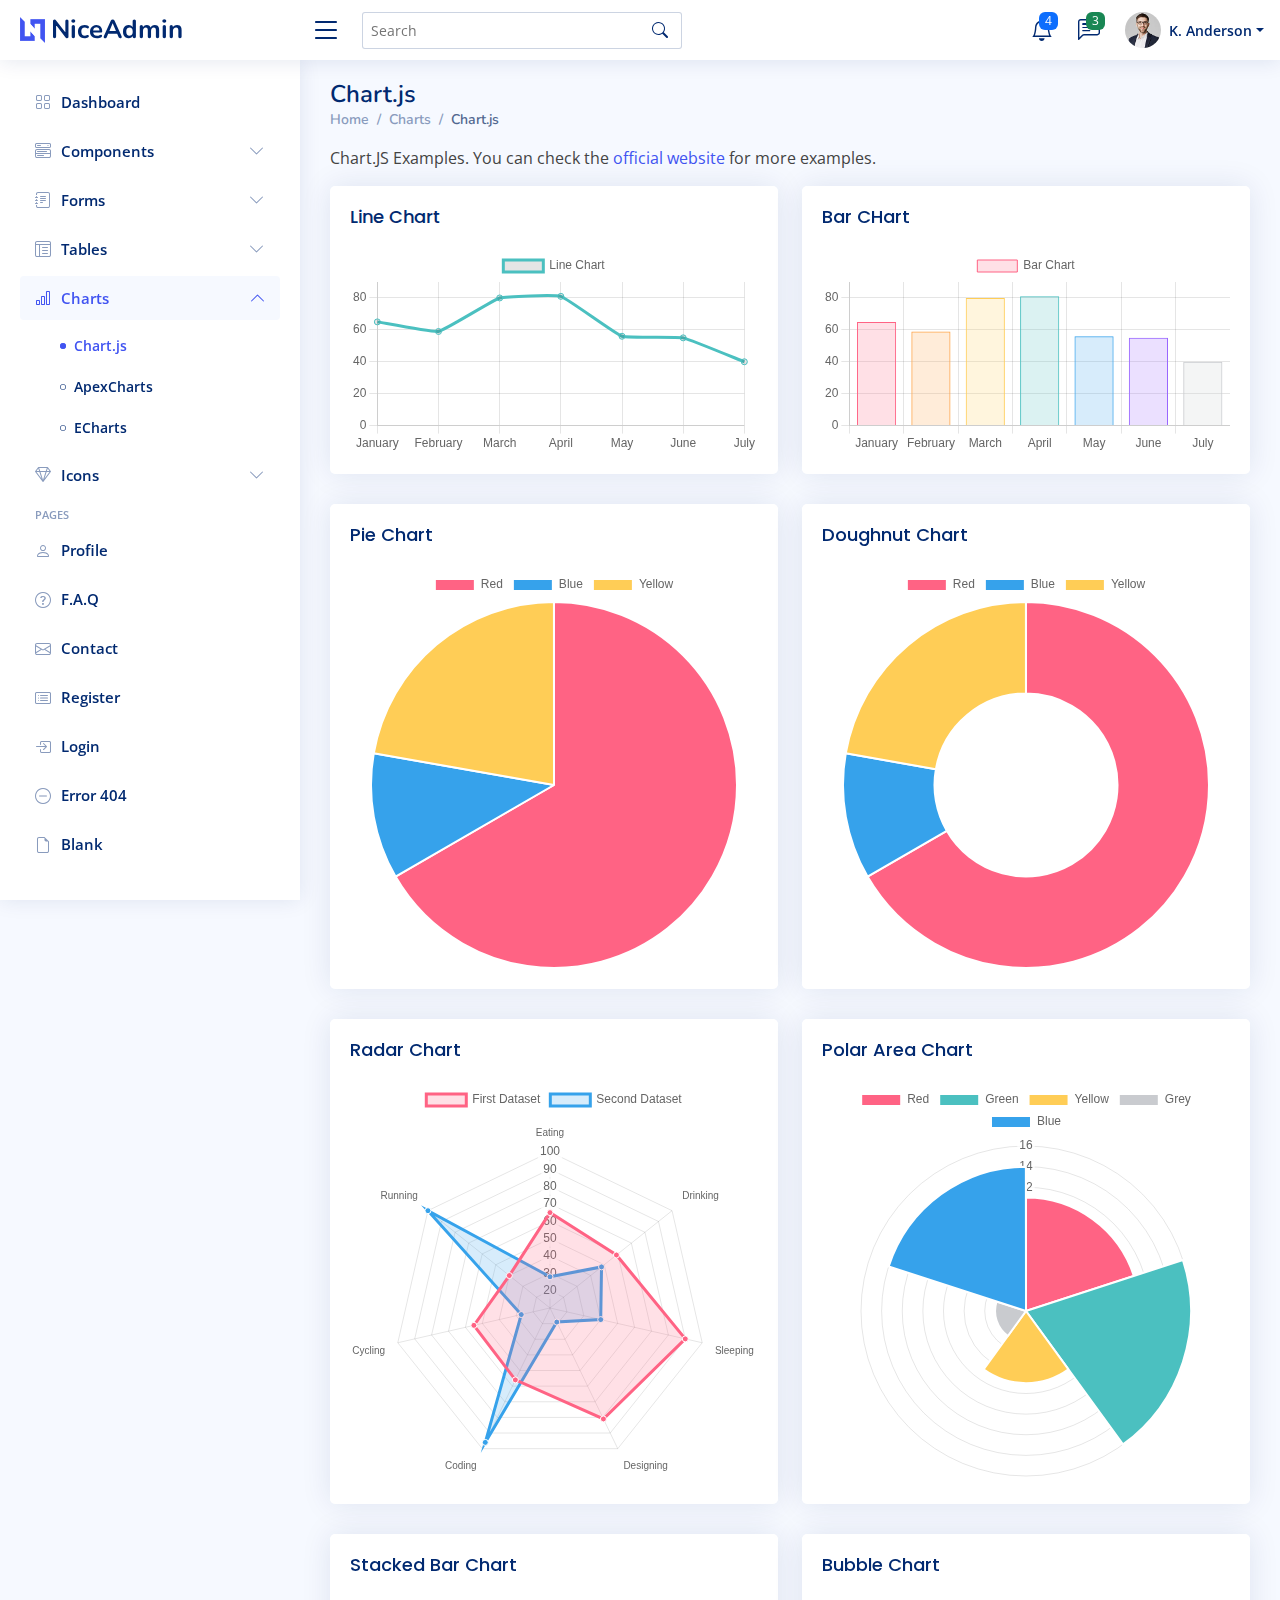
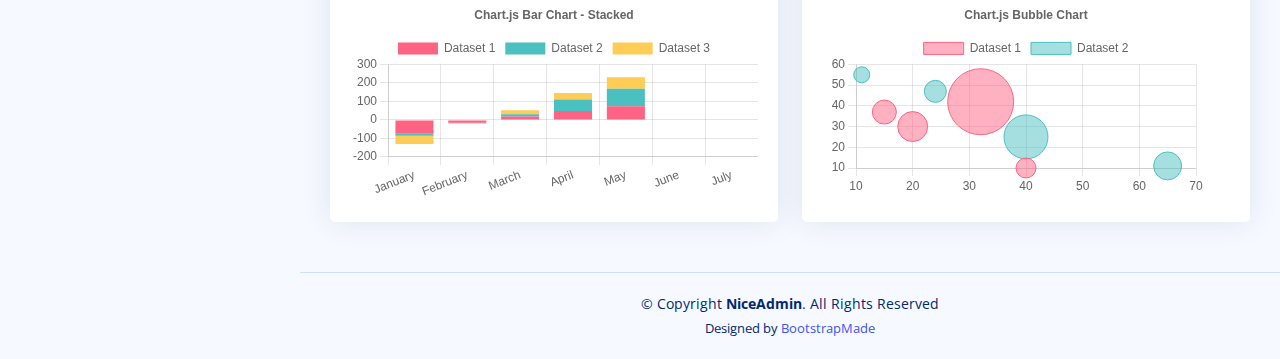
<file: assets/NiceAdmin - Original/charts-chartjs.html>
<!DOCTYPE html>
<html lang="en">

<head>
  <meta charset="utf-8">
  <meta content="width=device-width, initial-scale=1.0" name="viewport">

  <title>Charts / Chart.js - NiceAdmin Bootstrap Template</title>
  <meta content="" name="description">
  <meta content="" name="keywords">

  <!-- Favicons -->
  <link href="assets/img/favicon.png" rel="icon">
  <link href="assets/img/apple-touch-icon.png" rel="apple-touch-icon">

  <!-- Google Fonts -->
  <link href="https://fonts.gstatic.com" rel="preconnect">
  <link href="https://fonts.googleapis.com/css?family=Open+Sans:300,300i,400,400i,600,600i,700,700i|Nunito:300,300i,400,400i,600,600i,700,700i|Poppins:300,300i,400,400i,500,500i,600,600i,700,700i" rel="stylesheet">

  <!-- Vendor CSS Files -->
  <link href="assets/vendor/bootstrap/css/bootstrap.min.css" rel="stylesheet">
  <link href="assets/vendor/bootstrap-icons/bootstrap-icons.css" rel="stylesheet">
  <link href="assets/vendor/boxicons/css/boxicons.min.css" rel="stylesheet">
  <link href="assets/vendor/quill/quill.snow.css" rel="stylesheet">
  <link href="assets/vendor/quill/quill.bubble.css" rel="stylesheet">
  <link href="assets/vendor/remixicon/remixicon.css" rel="stylesheet">
  <link href="assets/vendor/simple-datatables/style.css" rel="stylesheet">

  <!-- Template Main CSS File -->
  <link href="assets/css/style.css" rel="stylesheet">

  <!-- =======================================================
  * Template Name: NiceAdmin
  * Updated: Mar 09 2023 with Bootstrap v5.2.3
  * Template URL: https://bootstrapmade.com/nice-admin-bootstrap-admin-html-template/
  * Author: BootstrapMade.com
  * License: https://bootstrapmade.com/license/
  ======================================================== -->
</head>

<body>

  <!-- ======= Header ======= -->
  <header id="header" class="header fixed-top d-flex align-items-center">

    <div class="d-flex align-items-center justify-content-between">
      <a href="index.html" class="logo d-flex align-items-center">
        <img src="assets/img/logo.png" alt="">
        <span class="d-none d-lg-block">NiceAdmin</span>
      </a>
      <i class="bi bi-list toggle-sidebar-btn"></i>
    </div><!-- End Logo -->

    <div class="search-bar">
      <form class="search-form d-flex align-items-center" method="POST" action="#">
        <input type="text" name="query" placeholder="Search" title="Enter search keyword">
        <button type="submit" title="Search"><i class="bi bi-search"></i></button>
      </form>
    </div><!-- End Search Bar -->

    <nav class="header-nav ms-auto">
      <ul class="d-flex align-items-center">

        <li class="nav-item d-block d-lg-none">
          <a class="nav-link nav-icon search-bar-toggle " href="#">
            <i class="bi bi-search"></i>
          </a>
        </li><!-- End Search Icon-->

        <li class="nav-item dropdown">

          <a class="nav-link nav-icon" href="#" data-bs-toggle="dropdown">
            <i class="bi bi-bell"></i>
            <span class="badge bg-primary badge-number">4</span>
          </a><!-- End Notification Icon -->

          <ul class="dropdown-menu dropdown-menu-end dropdown-menu-arrow notifications">
            <li class="dropdown-header">
              You have 4 new notifications
              <a href="#"><span class="badge rounded-pill bg-primary p-2 ms-2">View all</span></a>
            </li>
            <li>
              <hr class="dropdown-divider">
            </li>

            <li class="notification-item">
              <i class="bi bi-exclamation-circle text-warning"></i>
              <div>
                <h4>Lorem Ipsum</h4>
                <p>Quae dolorem earum veritatis oditseno</p>
                <p>30 min. ago</p>
              </div>
            </li>

            <li>
              <hr class="dropdown-divider">
            </li>

            <li class="notification-item">
              <i class="bi bi-x-circle text-danger"></i>
              <div>
                <h4>Atque rerum nesciunt</h4>
                <p>Quae dolorem earum veritatis oditseno</p>
                <p>1 hr. ago</p>
              </div>
            </li>

            <li>
              <hr class="dropdown-divider">
            </li>

            <li class="notification-item">
              <i class="bi bi-check-circle text-success"></i>
              <div>
                <h4>Sit rerum fuga</h4>
                <p>Quae dolorem earum veritatis oditseno</p>
                <p>2 hrs. ago</p>
              </div>
            </li>

            <li>
              <hr class="dropdown-divider">
            </li>

            <li class="notification-item">
              <i class="bi bi-info-circle text-primary"></i>
              <div>
                <h4>Dicta reprehenderit</h4>
                <p>Quae dolorem earum veritatis oditseno</p>
                <p>4 hrs. ago</p>
              </div>
            </li>

            <li>
              <hr class="dropdown-divider">
            </li>
            <li class="dropdown-footer">
              <a href="#">Show all notifications</a>
            </li>

          </ul><!-- End Notification Dropdown Items -->

        </li><!-- End Notification Nav -->

        <li class="nav-item dropdown">

          <a class="nav-link nav-icon" href="#" data-bs-toggle="dropdown">
            <i class="bi bi-chat-left-text"></i>
            <span class="badge bg-success badge-number">3</span>
          </a><!-- End Messages Icon -->

          <ul class="dropdown-menu dropdown-menu-end dropdown-menu-arrow messages">
            <li class="dropdown-header">
              You have 3 new messages
              <a href="#"><span class="badge rounded-pill bg-primary p-2 ms-2">View all</span></a>
            </li>
            <li>
              <hr class="dropdown-divider">
            </li>

            <li class="message-item">
              <a href="#">
                <img src="assets/img/messages-1.jpg" alt="" class="rounded-circle">
                <div>
                  <h4>Maria Hudson</h4>
                  <p>Velit asperiores et ducimus soluta repudiandae labore officia est ut...</p>
                  <p>4 hrs. ago</p>
                </div>
              </a>
            </li>
            <li>
              <hr class="dropdown-divider">
            </li>

            <li class="message-item">
              <a href="#">
                <img src="assets/img/messages-2.jpg" alt="" class="rounded-circle">
                <div>
                  <h4>Anna Nelson</h4>
                  <p>Velit asperiores et ducimus soluta repudiandae labore officia est ut...</p>
                  <p>6 hrs. ago</p>
                </div>
              </a>
            </li>
            <li>
              <hr class="dropdown-divider">
            </li>

            <li class="message-item">
              <a href="#">
                <img src="assets/img/messages-3.jpg" alt="" class="rounded-circle">
                <div>
                  <h4>David Muldon</h4>
                  <p>Velit asperiores et ducimus soluta repudiandae labore officia est ut...</p>
                  <p>8 hrs. ago</p>
                </div>
              </a>
            </li>
            <li>
              <hr class="dropdown-divider">
            </li>

            <li class="dropdown-footer">
              <a href="#">Show all messages</a>
            </li>

          </ul><!-- End Messages Dropdown Items -->

        </li><!-- End Messages Nav -->

        <li class="nav-item dropdown pe-3">

          <a class="nav-link nav-profile d-flex align-items-center pe-0" href="#" data-bs-toggle="dropdown">
            <img src="assets/img/profile-img.jpg" alt="Profile" class="rounded-circle">
            <span class="d-none d-md-block dropdown-toggle ps-2">K. Anderson</span>
          </a><!-- End Profile Iamge Icon -->

          <ul class="dropdown-menu dropdown-menu-end dropdown-menu-arrow profile">
            <li class="dropdown-header">
              <h6>Kevin Anderson</h6>
              <span>Web Designer</span>
            </li>
            <li>
              <hr class="dropdown-divider">
            </li>

            <li>
              <a class="dropdown-item d-flex align-items-center" href="users-profile.html">
                <i class="bi bi-person"></i>
                <span>My Profile</span>
              </a>
            </li>
            <li>
              <hr class="dropdown-divider">
            </li>

            <li>
              <a class="dropdown-item d-flex align-items-center" href="users-profile.html">
                <i class="bi bi-gear"></i>
                <span>Account Settings</span>
              </a>
            </li>
            <li>
              <hr class="dropdown-divider">
            </li>

            <li>
              <a class="dropdown-item d-flex align-items-center" href="pages-faq.html">
                <i class="bi bi-question-circle"></i>
                <span>Need Help?</span>
              </a>
            </li>
            <li>
              <hr class="dropdown-divider">
            </li>

            <li>
              <a class="dropdown-item d-flex align-items-center" href="#">
                <i class="bi bi-box-arrow-right"></i>
                <span>Sign Out</span>
              </a>
            </li>

          </ul><!-- End Profile Dropdown Items -->
        </li><!-- End Profile Nav -->

      </ul>
    </nav><!-- End Icons Navigation -->

  </header><!-- End Header -->

  <!-- ======= Sidebar ======= -->
  <aside id="sidebar" class="sidebar">

    <ul class="sidebar-nav" id="sidebar-nav">

      <li class="nav-item">
        <a class="nav-link collapsed" href="index.html">
          <i class="bi bi-grid"></i>
          <span>Dashboard</span>
        </a>
      </li><!-- End Dashboard Nav -->

      <li class="nav-item">
        <a class="nav-link collapsed" data-bs-target="#components-nav" data-bs-toggle="collapse" href="#">
          <i class="bi bi-menu-button-wide"></i><span>Components</span><i class="bi bi-chevron-down ms-auto"></i>
        </a>
        <ul id="components-nav" class="nav-content collapse " data-bs-parent="#sidebar-nav">
          <li>
            <a href="components-alerts.html">
              <i class="bi bi-circle"></i><span>Alerts</span>
            </a>
          </li>
          <li>
            <a href="components-accordion.html">
              <i class="bi bi-circle"></i><span>Accordion</span>
            </a>
          </li>
          <li>
            <a href="components-badges.html">
              <i class="bi bi-circle"></i><span>Badges</span>
            </a>
          </li>
          <li>
            <a href="components-breadcrumbs.html">
              <i class="bi bi-circle"></i><span>Breadcrumbs</span>
            </a>
          </li>
          <li>
            <a href="components-buttons.html">
              <i class="bi bi-circle"></i><span>Buttons</span>
            </a>
          </li>
          <li>
            <a href="components-cards.html">
              <i class="bi bi-circle"></i><span>Cards</span>
            </a>
          </li>
          <li>
            <a href="components-carousel.html">
              <i class="bi bi-circle"></i><span>Carousel</span>
            </a>
          </li>
          <li>
            <a href="components-list-group.html">
              <i class="bi bi-circle"></i><span>List group</span>
            </a>
          </li>
          <li>
            <a href="components-modal.html">
              <i class="bi bi-circle"></i><span>Modal</span>
            </a>
          </li>
          <li>
            <a href="components-tabs.html">
              <i class="bi bi-circle"></i><span>Tabs</span>
            </a>
          </li>
          <li>
            <a href="components-pagination.html">
              <i class="bi bi-circle"></i><span>Pagination</span>
            </a>
          </li>
          <li>
            <a href="components-progress.html">
              <i class="bi bi-circle"></i><span>Progress</span>
            </a>
          </li>
          <li>
            <a href="components-spinners.html">
              <i class="bi bi-circle"></i><span>Spinners</span>
            </a>
          </li>
          <li>
            <a href="components-tooltips.html">
              <i class="bi bi-circle"></i><span>Tooltips</span>
            </a>
          </li>
        </ul>
      </li><!-- End Components Nav -->

      <li class="nav-item">
        <a class="nav-link collapsed" data-bs-target="#forms-nav" data-bs-toggle="collapse" href="#">
          <i class="bi bi-journal-text"></i><span>Forms</span><i class="bi bi-chevron-down ms-auto"></i>
        </a>
        <ul id="forms-nav" class="nav-content collapse " data-bs-parent="#sidebar-nav">
          <li>
            <a href="forms-elements.html">
              <i class="bi bi-circle"></i><span>Form Elements</span>
            </a>
          </li>
          <li>
            <a href="forms-layouts.html">
              <i class="bi bi-circle"></i><span>Form Layouts</span>
            </a>
          </li>
          <li>
            <a href="forms-editors.html">
              <i class="bi bi-circle"></i><span>Form Editors</span>
            </a>
          </li>
          <li>
            <a href="forms-validation.html">
              <i class="bi bi-circle"></i><span>Form Validation</span>
            </a>
          </li>
        </ul>
      </li><!-- End Forms Nav -->

      <li class="nav-item">
        <a class="nav-link collapsed" data-bs-target="#tables-nav" data-bs-toggle="collapse" href="#">
          <i class="bi bi-layout-text-window-reverse"></i><span>Tables</span><i class="bi bi-chevron-down ms-auto"></i>
        </a>
        <ul id="tables-nav" class="nav-content collapse " data-bs-parent="#sidebar-nav">
          <li>
            <a href="tables-general.html">
              <i class="bi bi-circle"></i><span>General Tables</span>
            </a>
          </li>
          <li>
            <a href="tables-data.html">
              <i class="bi bi-circle"></i><span>Data Tables</span>
            </a>
          </li>
        </ul>
      </li><!-- End Tables Nav -->

      <li class="nav-item">
        <a class="nav-link " data-bs-target="#charts-nav" data-bs-toggle="collapse" href="#">
          <i class="bi bi-bar-chart"></i><span>Charts</span><i class="bi bi-chevron-down ms-auto"></i>
        </a>
        <ul id="charts-nav" class="nav-content collapse show" data-bs-parent="#sidebar-nav">
          <li>
            <a href="charts-chartjs.html" class="active">
              <i class="bi bi-circle"></i><span>Chart.js</span>
            </a>
          </li>
          <li>
            <a href="charts-apexcharts.html">
              <i class="bi bi-circle"></i><span>ApexCharts</span>
            </a>
          </li>
          <li>
            <a href="charts-echarts.html">
              <i class="bi bi-circle"></i><span>ECharts</span>
            </a>
          </li>
        </ul>
      </li><!-- End Charts Nav -->

      <li class="nav-item">
        <a class="nav-link collapsed" data-bs-target="#icons-nav" data-bs-toggle="collapse" href="#">
          <i class="bi bi-gem"></i><span>Icons</span><i class="bi bi-chevron-down ms-auto"></i>
        </a>
        <ul id="icons-nav" class="nav-content collapse " data-bs-parent="#sidebar-nav">
          <li>
            <a href="icons-bootstrap.html">
              <i class="bi bi-circle"></i><span>Bootstrap Icons</span>
            </a>
          </li>
          <li>
            <a href="icons-remix.html">
              <i class="bi bi-circle"></i><span>Remix Icons</span>
            </a>
          </li>
          <li>
            <a href="icons-boxicons.html">
              <i class="bi bi-circle"></i><span>Boxicons</span>
            </a>
          </li>
        </ul>
      </li><!-- End Icons Nav -->

      <li class="nav-heading">Pages</li>

      <li class="nav-item">
        <a class="nav-link collapsed" href="users-profile.html">
          <i class="bi bi-person"></i>
          <span>Profile</span>
        </a>
      </li><!-- End Profile Page Nav -->

      <li class="nav-item">
        <a class="nav-link collapsed" href="pages-faq.html">
          <i class="bi bi-question-circle"></i>
          <span>F.A.Q</span>
        </a>
      </li><!-- End F.A.Q Page Nav -->

      <li class="nav-item">
        <a class="nav-link collapsed" href="pages-contact.html">
          <i class="bi bi-envelope"></i>
          <span>Contact</span>
        </a>
      </li><!-- End Contact Page Nav -->

      <li class="nav-item">
        <a class="nav-link collapsed" href="pages-register.html">
          <i class="bi bi-card-list"></i>
          <span>Register</span>
        </a>
      </li><!-- End Register Page Nav -->

      <li class="nav-item">
        <a class="nav-link collapsed" href="pages-login.html">
          <i class="bi bi-box-arrow-in-right"></i>
          <span>Login</span>
        </a>
      </li><!-- End Login Page Nav -->

      <li class="nav-item">
        <a class="nav-link collapsed" href="pages-error-404.html">
          <i class="bi bi-dash-circle"></i>
          <span>Error 404</span>
        </a>
      </li><!-- End Error 404 Page Nav -->

      <li class="nav-item">
        <a class="nav-link collapsed" href="pages-blank.html">
          <i class="bi bi-file-earmark"></i>
          <span>Blank</span>
        </a>
      </li><!-- End Blank Page Nav -->

    </ul>

  </aside><!-- End Sidebar-->

  <main id="main" class="main">

    <div class="pagetitle">
      <h1>Chart.js</h1>
      <nav>
        <ol class="breadcrumb">
          <li class="breadcrumb-item"><a href="index.html">Home</a></li>
          <li class="breadcrumb-item">Charts</li>
          <li class="breadcrumb-item active">Chart.js</li>
        </ol>
      </nav>
    </div><!-- End Page Title -->

    <p>Chart.JS Examples. You can check the <a href="https://www.chartjs.org/docs/latest/samples/" target="_blank">official website</a> for more examples.</p>

    <section class="section">
      <div class="row">

        <div class="col-lg-6">
          <div class="card">
            <div class="card-body">
              <h5 class="card-title">Line Chart</h5>

              <!-- Line Chart -->
              <canvas id="lineChart" style="max-height: 400px;"></canvas>
              <script>
                document.addEventListener("DOMContentLoaded", () => {
                  new Chart(document.querySelector('#lineChart'), {
                    type: 'line',
                    data: {
                      labels: ['January', 'February', 'March', 'April', 'May', 'June', 'July'],
                      datasets: [{
                        label: 'Line Chart',
                        data: [65, 59, 80, 81, 56, 55, 40],
                        fill: false,
                        borderColor: 'rgb(75, 192, 192)',
                        tension: 0.1
                      }]
                    },
                    options: {
                      scales: {
                        y: {
                          beginAtZero: true
                        }
                      }
                    }
                  });
                });
              </script>
              <!-- End Line CHart -->

            </div>
          </div>
        </div>

        <div class="col-lg-6">
          <div class="card">
            <div class="card-body">
              <h5 class="card-title">Bar CHart</h5>

              <!-- Bar Chart -->
              <canvas id="barChart" style="max-height: 400px;"></canvas>
              <script>
                document.addEventListener("DOMContentLoaded", () => {
                  new Chart(document.querySelector('#barChart'), {
                    type: 'bar',
                    data: {
                      labels: ['January', 'February', 'March', 'April', 'May', 'June', 'July'],
                      datasets: [{
                        label: 'Bar Chart',
                        data: [65, 59, 80, 81, 56, 55, 40],
                        backgroundColor: [
                          'rgba(255, 99, 132, 0.2)',
                          'rgba(255, 159, 64, 0.2)',
                          'rgba(255, 205, 86, 0.2)',
                          'rgba(75, 192, 192, 0.2)',
                          'rgba(54, 162, 235, 0.2)',
                          'rgba(153, 102, 255, 0.2)',
                          'rgba(201, 203, 207, 0.2)'
                        ],
                        borderColor: [
                          'rgb(255, 99, 132)',
                          'rgb(255, 159, 64)',
                          'rgb(255, 205, 86)',
                          'rgb(75, 192, 192)',
                          'rgb(54, 162, 235)',
                          'rgb(153, 102, 255)',
                          'rgb(201, 203, 207)'
                        ],
                        borderWidth: 1
                      }]
                    },
                    options: {
                      scales: {
                        y: {
                          beginAtZero: true
                        }
                      }
                    }
                  });
                });
              </script>
              <!-- End Bar CHart -->

            </div>
          </div>
        </div>

        <div class="col-lg-6">
          <div class="card">
            <div class="card-body">
              <h5 class="card-title">Pie Chart</h5>

              <!-- Pie Chart -->
              <canvas id="pieChart" style="max-height: 400px;"></canvas>
              <script>
                document.addEventListener("DOMContentLoaded", () => {
                  new Chart(document.querySelector('#pieChart'), {
                    type: 'pie',
                    data: {
                      labels: [
                        'Red',
                        'Blue',
                        'Yellow'
                      ],
                      datasets: [{
                        label: 'My First Dataset',
                        data: [300, 50, 100],
                        backgroundColor: [
                          'rgb(255, 99, 132)',
                          'rgb(54, 162, 235)',
                          'rgb(255, 205, 86)'
                        ],
                        hoverOffset: 4
                      }]
                    }
                  });
                });
              </script>
              <!-- End Pie CHart -->

            </div>
          </div>
        </div>

        <div class="col-lg-6">
          <div class="card">
            <div class="card-body">
              <h5 class="card-title">Doughnut Chart</h5>

              <!-- Doughnut Chart -->
              <canvas id="doughnutChart" style="max-height: 400px;"></canvas>
              <script>
                document.addEventListener("DOMContentLoaded", () => {
                  new Chart(document.querySelector('#doughnutChart'), {
                    type: 'doughnut',
                    data: {
                      labels: [
                        'Red',
                        'Blue',
                        'Yellow'
                      ],
                      datasets: [{
                        label: 'My First Dataset',
                        data: [300, 50, 100],
                        backgroundColor: [
                          'rgb(255, 99, 132)',
                          'rgb(54, 162, 235)',
                          'rgb(255, 205, 86)'
                        ],
                        hoverOffset: 4
                      }]
                    }
                  });
                });
              </script>
              <!-- End Doughnut CHart -->

            </div>
          </div>
        </div>

        <div class="col-lg-6">
          <div class="card">
            <div class="card-body">
              <h5 class="card-title">Radar Chart</h5>

              <!-- Radar Chart -->
              <canvas id="radarChart" style="max-height: 400px;"></canvas>
              <script>
                document.addEventListener("DOMContentLoaded", () => {
                  new Chart(document.querySelector('#radarChart'), {
                    type: 'radar',
                    data: {
                      labels: [
                        'Eating',
                        'Drinking',
                        'Sleeping',
                        'Designing',
                        'Coding',
                        'Cycling',
                        'Running'
                      ],
                      datasets: [{
                        label: 'First Dataset',
                        data: [65, 59, 90, 81, 56, 55, 40],
                        fill: true,
                        backgroundColor: 'rgba(255, 99, 132, 0.2)',
                        borderColor: 'rgb(255, 99, 132)',
                        pointBackgroundColor: 'rgb(255, 99, 132)',
                        pointBorderColor: '#fff',
                        pointHoverBackgroundColor: '#fff',
                        pointHoverBorderColor: 'rgb(255, 99, 132)'
                      }, {
                        label: 'Second Dataset',
                        data: [28, 48, 40, 19, 96, 27, 100],
                        fill: true,
                        backgroundColor: 'rgba(54, 162, 235, 0.2)',
                        borderColor: 'rgb(54, 162, 235)',
                        pointBackgroundColor: 'rgb(54, 162, 235)',
                        pointBorderColor: '#fff',
                        pointHoverBackgroundColor: '#fff',
                        pointHoverBorderColor: 'rgb(54, 162, 235)'
                      }]
                    },
                    options: {
                      elements: {
                        line: {
                          borderWidth: 3
                        }
                      }
                    }
                  });
                });
              </script>
              <!-- End Radar CHart -->

            </div>
          </div>
        </div>

        <div class="col-lg-6">
          <div class="card">
            <div class="card-body">
              <h5 class="card-title">Polar Area Chart</h5>

              <!-- Polar Area Chart -->
              <canvas id="polarAreaChart" style="max-height: 400px;"></canvas>
              <script>
                document.addEventListener("DOMContentLoaded", () => {
                  new Chart(document.querySelector('#polarAreaChart'), {
                    type: 'polarArea',
                    data: {
                      labels: [
                        'Red',
                        'Green',
                        'Yellow',
                        'Grey',
                        'Blue'
                      ],
                      datasets: [{
                        label: 'My First Dataset',
                        data: [11, 16, 7, 3, 14],
                        backgroundColor: [
                          'rgb(255, 99, 132)',
                          'rgb(75, 192, 192)',
                          'rgb(255, 205, 86)',
                          'rgb(201, 203, 207)',
                          'rgb(54, 162, 235)'
                        ]
                      }]
                    }
                  });
                });
              </script>
              <!-- End Polar Area Chart -->

            </div>
          </div>
        </div>

        <div class="col-lg-6">
          <div class="card">
            <div class="card-body">
              <h5 class="card-title">Stacked Bar Chart</h5>

              <!-- Stacked Bar Chart -->
              <canvas id="stakedBarChart" style="max-height: 400px;"></canvas>
              <script>
                document.addEventListener("DOMContentLoaded", () => {
                  new Chart(document.querySelector('#stakedBarChart'), {
                    type: 'bar',
                    data: {
                      labels: ['January', 'February', 'March', 'April', 'May', 'June', 'July'],
                      datasets: [{
                          label: 'Dataset 1',
                          data: [-75, -15, 18, 48, 74],
                          backgroundColor: 'rgb(255, 99, 132)',
                        },
                        {
                          label: 'Dataset 2',
                          data: [-11, -1, 12, 62, 95],
                          backgroundColor: 'rgb(75, 192, 192)',
                        },
                        {
                          label: 'Dataset 3',
                          data: [-44, -5, 22, 35, 62],
                          backgroundColor: 'rgb(255, 205, 86)',
                        },
                      ]
                    },
                    options: {
                      plugins: {
                        title: {
                          display: true,
                          text: 'Chart.js Bar Chart - Stacked'
                        },
                      },
                      responsive: true,
                      scales: {
                        x: {
                          stacked: true,
                        },
                        y: {
                          stacked: true
                        }
                      }
                    }
                  });
                });
              </script>
              <!-- End Stacked Bar Chart -->

            </div>
          </div>
        </div>

        <div class="col-lg-6">
          <div class="card">
            <div class="card-body">
              <h5 class="card-title">Bubble Chart</h5>

              <!-- Bubble Chart -->
              <canvas id="bubbleChart" style="max-height: 400px;"></canvas>
              <script>
                document.addEventListener("DOMContentLoaded", () => {
                  new Chart(document.querySelector('#bubbleChart'), {
                    type: 'bubble',
                    data: {
                      labels: ['January', 'February', 'March', 'April', 'May', 'June', 'July'],
                      datasets: [{
                          label: 'Dataset 1',
                          data: [{
                              x: 20,
                              y: 30,
                              r: 15
                            },
                            {
                              x: 40,
                              y: 10,
                              r: 10
                            },
                            {
                              x: 15,
                              y: 37,
                              r: 12
                            },
                            {
                              x: 32,
                              y: 42,
                              r: 33
                            }
                          ],
                          borderColor: 'rgb(255, 99, 132)',
                          backgroundColor: 'rgba(255, 99, 132, 0.5)'
                        },
                        {
                          label: 'Dataset 2',
                          data: [{
                              x: 40,
                              y: 25,
                              r: 22
                            },
                            {
                              x: 24,
                              y: 47,
                              r: 11
                            },
                            {
                              x: 65,
                              y: 11,
                              r: 14
                            },
                            {
                              x: 11,
                              y: 55,
                              r: 8
                            }
                          ],
                          borderColor: 'rgb(75, 192, 192)',
                          backgroundColor: 'rgba(75, 192, 192, 0.5)'
                        }
                      ]
                    },
                    options: {
                      responsive: true,
                      plugins: {
                        legend: {
                          position: 'top',
                        },
                        title: {
                          display: true,
                          text: 'Chart.js Bubble Chart'
                        }
                      }
                    }
                  });
                });
              </script>
              <!-- End Bubble Chart -->

            </div>
          </div>
        </div>

      </div>
    </section>

  </main><!-- End #main -->

  <!-- ======= Footer ======= -->
  <footer id="footer" class="footer">
    <div class="copyright">
      &copy; Copyright <strong><span>NiceAdmin</span></strong>. All Rights Reserved
    </div>
    <div class="credits">
      <!-- All the links in the footer should remain intact. -->
      <!-- You can delete the links only if you purchased the pro version. -->
      <!-- Licensing information: https://bootstrapmade.com/license/ -->
      <!-- Purchase the pro version with working PHP/AJAX contact form: https://bootstrapmade.com/nice-admin-bootstrap-admin-html-template/ -->
      Designed by <a href="https://bootstrapmade.com/">BootstrapMade</a>
    </div>
  </footer><!-- End Footer -->

  <a href="#" class="back-to-top d-flex align-items-center justify-content-center"><i class="bi bi-arrow-up-short"></i></a>

  <!-- Vendor JS Files -->
  <script src="assets/vendor/apexcharts/apexcharts.min.js"></script>
  <script src="assets/vendor/bootstrap/js/bootstrap.bundle.min.js"></script>
  <script src="assets/vendor/chart.js/chart.umd.js"></script>
  <script src="assets/vendor/echarts/echarts.min.js"></script>
  <script src="assets/vendor/quill/quill.min.js"></script>
  <script src="assets/vendor/simple-datatables/simple-datatables.js"></script>
  <script src="assets/vendor/tinymce/tinymce.min.js"></script>
  <script src="assets/vendor/php-email-form/validate.js"></script>

  <!-- Template Main JS File -->
  <script src="assets/js/main.js"></script>

</body>

</html>
</file>
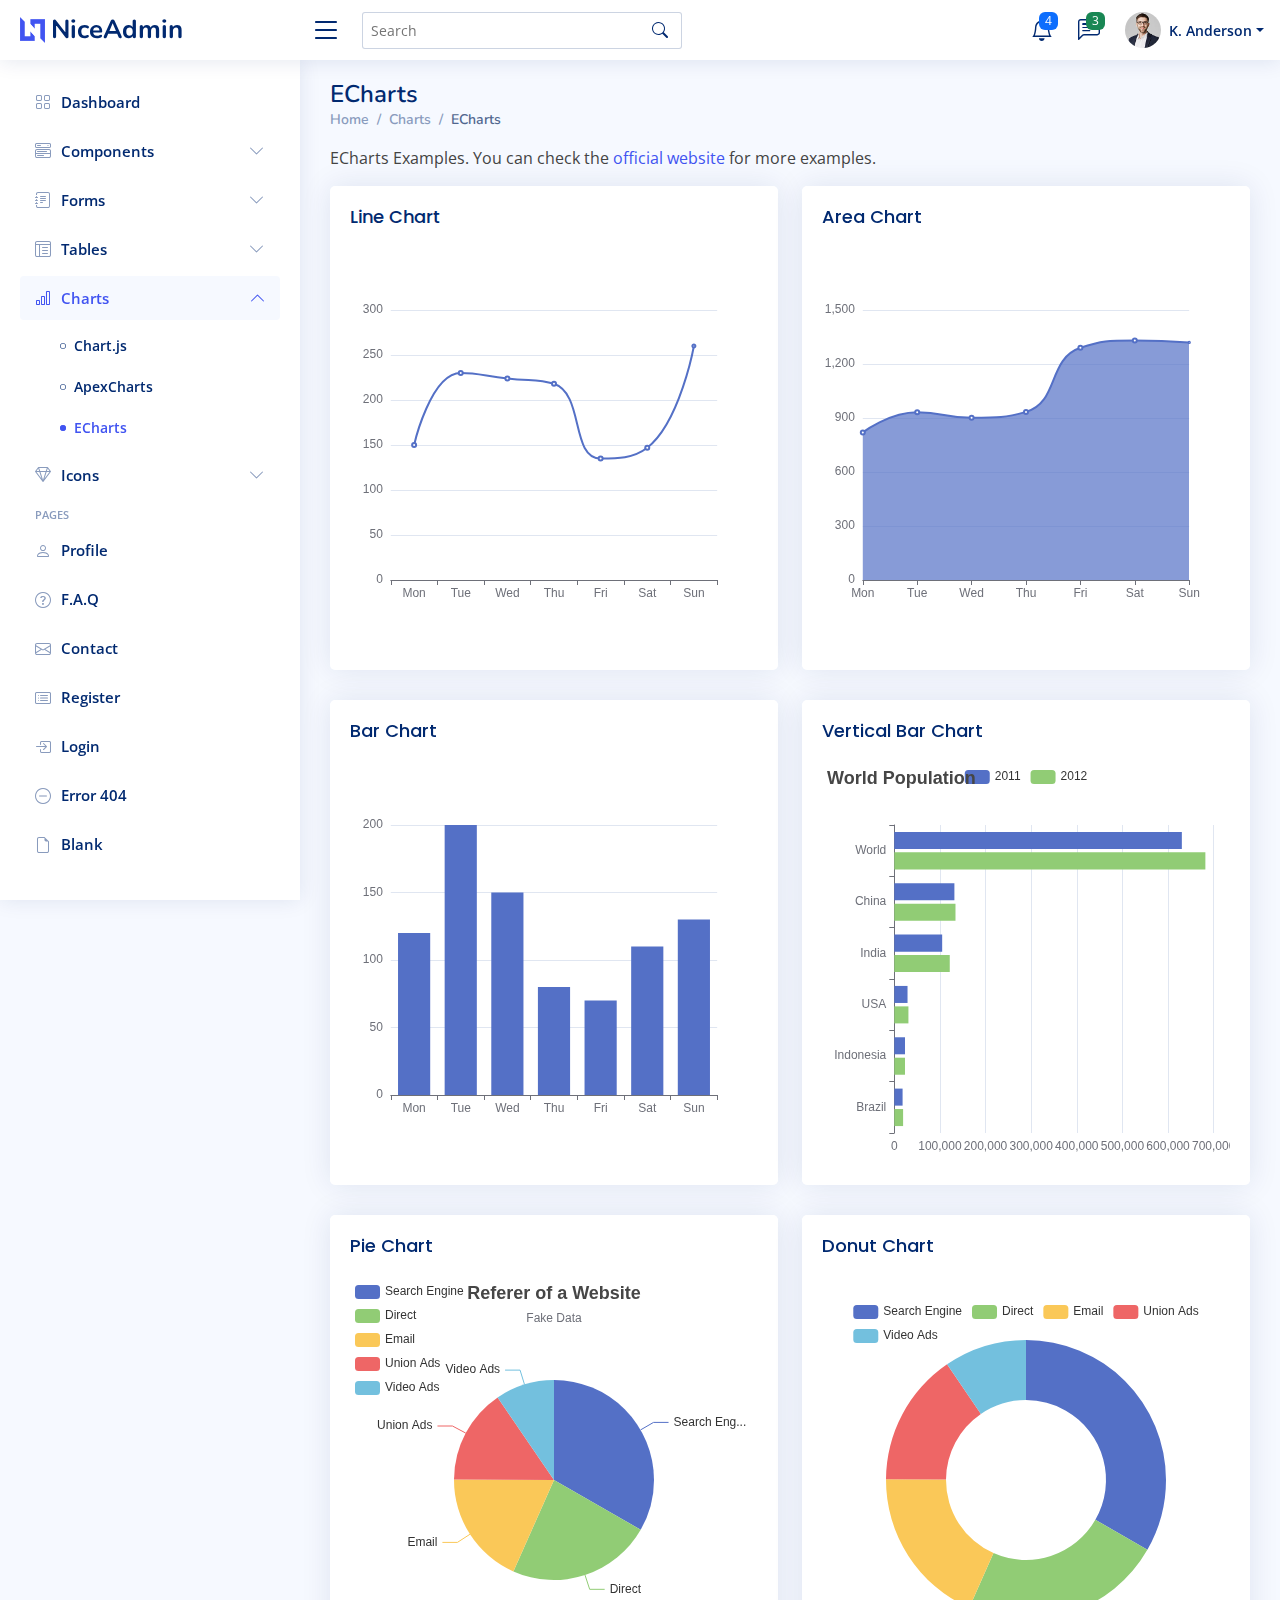
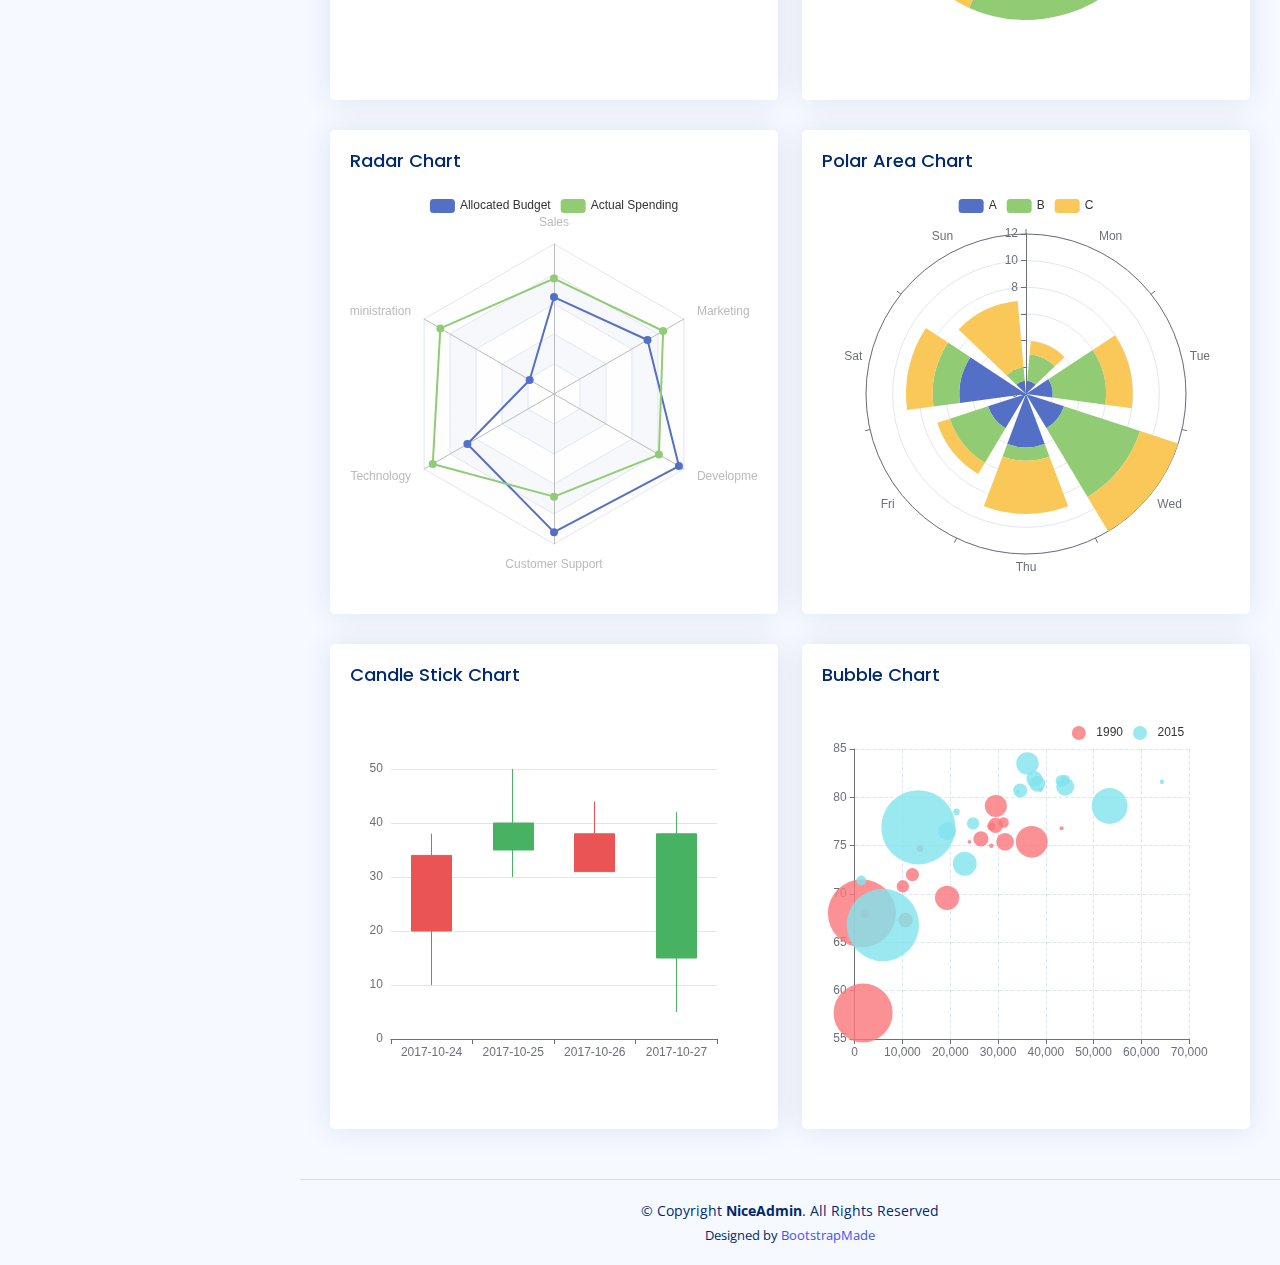
<file: assets/NiceAdmin - Original/charts-echarts.html>
<!DOCTYPE html>
<html lang="en">

<head>
  <meta charset="utf-8">
  <meta content="width=device-width, initial-scale=1.0" name="viewport">

  <title>Charts / ECharts - NiceAdmin Bootstrap Template</title>
  <meta content="" name="description">
  <meta content="" name="keywords">

  <!-- Favicons -->
  <link href="assets/img/favicon.png" rel="icon">
  <link href="assets/img/apple-touch-icon.png" rel="apple-touch-icon">

  <!-- Google Fonts -->
  <link href="https://fonts.gstatic.com" rel="preconnect">
  <link href="https://fonts.googleapis.com/css?family=Open+Sans:300,300i,400,400i,600,600i,700,700i|Nunito:300,300i,400,400i,600,600i,700,700i|Poppins:300,300i,400,400i,500,500i,600,600i,700,700i" rel="stylesheet">

  <!-- Vendor CSS Files -->
  <link href="assets/vendor/bootstrap/css/bootstrap.min.css" rel="stylesheet">
  <link href="assets/vendor/bootstrap-icons/bootstrap-icons.css" rel="stylesheet">
  <link href="assets/vendor/boxicons/css/boxicons.min.css" rel="stylesheet">
  <link href="assets/vendor/quill/quill.snow.css" rel="stylesheet">
  <link href="assets/vendor/quill/quill.bubble.css" rel="stylesheet">
  <link href="assets/vendor/remixicon/remixicon.css" rel="stylesheet">
  <link href="assets/vendor/simple-datatables/style.css" rel="stylesheet">

  <!-- Template Main CSS File -->
  <link href="assets/css/style.css" rel="stylesheet">

  <!-- =======================================================
  * Template Name: NiceAdmin
  * Updated: Mar 09 2023 with Bootstrap v5.2.3
  * Template URL: https://bootstrapmade.com/nice-admin-bootstrap-admin-html-template/
  * Author: BootstrapMade.com
  * License: https://bootstrapmade.com/license/
  ======================================================== -->
</head>

<body>

  <!-- ======= Header ======= -->
  <header id="header" class="header fixed-top d-flex align-items-center">

    <div class="d-flex align-items-center justify-content-between">
      <a href="index.html" class="logo d-flex align-items-center">
        <img src="assets/img/logo.png" alt="">
        <span class="d-none d-lg-block">NiceAdmin</span>
      </a>
      <i class="bi bi-list toggle-sidebar-btn"></i>
    </div><!-- End Logo -->

    <div class="search-bar">
      <form class="search-form d-flex align-items-center" method="POST" action="#">
        <input type="text" name="query" placeholder="Search" title="Enter search keyword">
        <button type="submit" title="Search"><i class="bi bi-search"></i></button>
      </form>
    </div><!-- End Search Bar -->

    <nav class="header-nav ms-auto">
      <ul class="d-flex align-items-center">

        <li class="nav-item d-block d-lg-none">
          <a class="nav-link nav-icon search-bar-toggle " href="#">
            <i class="bi bi-search"></i>
          </a>
        </li><!-- End Search Icon-->

        <li class="nav-item dropdown">

          <a class="nav-link nav-icon" href="#" data-bs-toggle="dropdown">
            <i class="bi bi-bell"></i>
            <span class="badge bg-primary badge-number">4</span>
          </a><!-- End Notification Icon -->

          <ul class="dropdown-menu dropdown-menu-end dropdown-menu-arrow notifications">
            <li class="dropdown-header">
              You have 4 new notifications
              <a href="#"><span class="badge rounded-pill bg-primary p-2 ms-2">View all</span></a>
            </li>
            <li>
              <hr class="dropdown-divider">
            </li>

            <li class="notification-item">
              <i class="bi bi-exclamation-circle text-warning"></i>
              <div>
                <h4>Lorem Ipsum</h4>
                <p>Quae dolorem earum veritatis oditseno</p>
                <p>30 min. ago</p>
              </div>
            </li>

            <li>
              <hr class="dropdown-divider">
            </li>

            <li class="notification-item">
              <i class="bi bi-x-circle text-danger"></i>
              <div>
                <h4>Atque rerum nesciunt</h4>
                <p>Quae dolorem earum veritatis oditseno</p>
                <p>1 hr. ago</p>
              </div>
            </li>

            <li>
              <hr class="dropdown-divider">
            </li>

            <li class="notification-item">
              <i class="bi bi-check-circle text-success"></i>
              <div>
                <h4>Sit rerum fuga</h4>
                <p>Quae dolorem earum veritatis oditseno</p>
                <p>2 hrs. ago</p>
              </div>
            </li>

            <li>
              <hr class="dropdown-divider">
            </li>

            <li class="notification-item">
              <i class="bi bi-info-circle text-primary"></i>
              <div>
                <h4>Dicta reprehenderit</h4>
                <p>Quae dolorem earum veritatis oditseno</p>
                <p>4 hrs. ago</p>
              </div>
            </li>

            <li>
              <hr class="dropdown-divider">
            </li>
            <li class="dropdown-footer">
              <a href="#">Show all notifications</a>
            </li>

          </ul><!-- End Notification Dropdown Items -->

        </li><!-- End Notification Nav -->

        <li class="nav-item dropdown">

          <a class="nav-link nav-icon" href="#" data-bs-toggle="dropdown">
            <i class="bi bi-chat-left-text"></i>
            <span class="badge bg-success badge-number">3</span>
          </a><!-- End Messages Icon -->

          <ul class="dropdown-menu dropdown-menu-end dropdown-menu-arrow messages">
            <li class="dropdown-header">
              You have 3 new messages
              <a href="#"><span class="badge rounded-pill bg-primary p-2 ms-2">View all</span></a>
            </li>
            <li>
              <hr class="dropdown-divider">
            </li>

            <li class="message-item">
              <a href="#">
                <img src="assets/img/messages-1.jpg" alt="" class="rounded-circle">
                <div>
                  <h4>Maria Hudson</h4>
                  <p>Velit asperiores et ducimus soluta repudiandae labore officia est ut...</p>
                  <p>4 hrs. ago</p>
                </div>
              </a>
            </li>
            <li>
              <hr class="dropdown-divider">
            </li>

            <li class="message-item">
              <a href="#">
                <img src="assets/img/messages-2.jpg" alt="" class="rounded-circle">
                <div>
                  <h4>Anna Nelson</h4>
                  <p>Velit asperiores et ducimus soluta repudiandae labore officia est ut...</p>
                  <p>6 hrs. ago</p>
                </div>
              </a>
            </li>
            <li>
              <hr class="dropdown-divider">
            </li>

            <li class="message-item">
              <a href="#">
                <img src="assets/img/messages-3.jpg" alt="" class="rounded-circle">
                <div>
                  <h4>David Muldon</h4>
                  <p>Velit asperiores et ducimus soluta repudiandae labore officia est ut...</p>
                  <p>8 hrs. ago</p>
                </div>
              </a>
            </li>
            <li>
              <hr class="dropdown-divider">
            </li>

            <li class="dropdown-footer">
              <a href="#">Show all messages</a>
            </li>

          </ul><!-- End Messages Dropdown Items -->

        </li><!-- End Messages Nav -->

        <li class="nav-item dropdown pe-3">

          <a class="nav-link nav-profile d-flex align-items-center pe-0" href="#" data-bs-toggle="dropdown">
            <img src="assets/img/profile-img.jpg" alt="Profile" class="rounded-circle">
            <span class="d-none d-md-block dropdown-toggle ps-2">K. Anderson</span>
          </a><!-- End Profile Iamge Icon -->

          <ul class="dropdown-menu dropdown-menu-end dropdown-menu-arrow profile">
            <li class="dropdown-header">
              <h6>Kevin Anderson</h6>
              <span>Web Designer</span>
            </li>
            <li>
              <hr class="dropdown-divider">
            </li>

            <li>
              <a class="dropdown-item d-flex align-items-center" href="users-profile.html">
                <i class="bi bi-person"></i>
                <span>My Profile</span>
              </a>
            </li>
            <li>
              <hr class="dropdown-divider">
            </li>

            <li>
              <a class="dropdown-item d-flex align-items-center" href="users-profile.html">
                <i class="bi bi-gear"></i>
                <span>Account Settings</span>
              </a>
            </li>
            <li>
              <hr class="dropdown-divider">
            </li>

            <li>
              <a class="dropdown-item d-flex align-items-center" href="pages-faq.html">
                <i class="bi bi-question-circle"></i>
                <span>Need Help?</span>
              </a>
            </li>
            <li>
              <hr class="dropdown-divider">
            </li>

            <li>
              <a class="dropdown-item d-flex align-items-center" href="#">
                <i class="bi bi-box-arrow-right"></i>
                <span>Sign Out</span>
              </a>
            </li>

          </ul><!-- End Profile Dropdown Items -->
        </li><!-- End Profile Nav -->

      </ul>
    </nav><!-- End Icons Navigation -->

  </header><!-- End Header -->

  <!-- ======= Sidebar ======= -->
  <aside id="sidebar" class="sidebar">

    <ul class="sidebar-nav" id="sidebar-nav">

      <li class="nav-item">
        <a class="nav-link collapsed" href="index.html">
          <i class="bi bi-grid"></i>
          <span>Dashboard</span>
        </a>
      </li><!-- End Dashboard Nav -->

      <li class="nav-item">
        <a class="nav-link collapsed" data-bs-target="#components-nav" data-bs-toggle="collapse" href="#">
          <i class="bi bi-menu-button-wide"></i><span>Components</span><i class="bi bi-chevron-down ms-auto"></i>
        </a>
        <ul id="components-nav" class="nav-content collapse " data-bs-parent="#sidebar-nav">
          <li>
            <a href="components-alerts.html">
              <i class="bi bi-circle"></i><span>Alerts</span>
            </a>
          </li>
          <li>
            <a href="components-accordion.html">
              <i class="bi bi-circle"></i><span>Accordion</span>
            </a>
          </li>
          <li>
            <a href="components-badges.html">
              <i class="bi bi-circle"></i><span>Badges</span>
            </a>
          </li>
          <li>
            <a href="components-breadcrumbs.html">
              <i class="bi bi-circle"></i><span>Breadcrumbs</span>
            </a>
          </li>
          <li>
            <a href="components-buttons.html">
              <i class="bi bi-circle"></i><span>Buttons</span>
            </a>
          </li>
          <li>
            <a href="components-cards.html">
              <i class="bi bi-circle"></i><span>Cards</span>
            </a>
          </li>
          <li>
            <a href="components-carousel.html">
              <i class="bi bi-circle"></i><span>Carousel</span>
            </a>
          </li>
          <li>
            <a href="components-list-group.html">
              <i class="bi bi-circle"></i><span>List group</span>
            </a>
          </li>
          <li>
            <a href="components-modal.html">
              <i class="bi bi-circle"></i><span>Modal</span>
            </a>
          </li>
          <li>
            <a href="components-tabs.html">
              <i class="bi bi-circle"></i><span>Tabs</span>
            </a>
          </li>
          <li>
            <a href="components-pagination.html">
              <i class="bi bi-circle"></i><span>Pagination</span>
            </a>
          </li>
          <li>
            <a href="components-progress.html">
              <i class="bi bi-circle"></i><span>Progress</span>
            </a>
          </li>
          <li>
            <a href="components-spinners.html">
              <i class="bi bi-circle"></i><span>Spinners</span>
            </a>
          </li>
          <li>
            <a href="components-tooltips.html">
              <i class="bi bi-circle"></i><span>Tooltips</span>
            </a>
          </li>
        </ul>
      </li><!-- End Components Nav -->

      <li class="nav-item">
        <a class="nav-link collapsed" data-bs-target="#forms-nav" data-bs-toggle="collapse" href="#">
          <i class="bi bi-journal-text"></i><span>Forms</span><i class="bi bi-chevron-down ms-auto"></i>
        </a>
        <ul id="forms-nav" class="nav-content collapse " data-bs-parent="#sidebar-nav">
          <li>
            <a href="forms-elements.html">
              <i class="bi bi-circle"></i><span>Form Elements</span>
            </a>
          </li>
          <li>
            <a href="forms-layouts.html">
              <i class="bi bi-circle"></i><span>Form Layouts</span>
            </a>
          </li>
          <li>
            <a href="forms-editors.html">
              <i class="bi bi-circle"></i><span>Form Editors</span>
            </a>
          </li>
          <li>
            <a href="forms-validation.html">
              <i class="bi bi-circle"></i><span>Form Validation</span>
            </a>
          </li>
        </ul>
      </li><!-- End Forms Nav -->

      <li class="nav-item">
        <a class="nav-link collapsed" data-bs-target="#tables-nav" data-bs-toggle="collapse" href="#">
          <i class="bi bi-layout-text-window-reverse"></i><span>Tables</span><i class="bi bi-chevron-down ms-auto"></i>
        </a>
        <ul id="tables-nav" class="nav-content collapse " data-bs-parent="#sidebar-nav">
          <li>
            <a href="tables-general.html">
              <i class="bi bi-circle"></i><span>General Tables</span>
            </a>
          </li>
          <li>
            <a href="tables-data.html">
              <i class="bi bi-circle"></i><span>Data Tables</span>
            </a>
          </li>
        </ul>
      </li><!-- End Tables Nav -->

      <li class="nav-item">
        <a class="nav-link " data-bs-target="#charts-nav" data-bs-toggle="collapse" href="#">
          <i class="bi bi-bar-chart"></i><span>Charts</span><i class="bi bi-chevron-down ms-auto"></i>
        </a>
        <ul id="charts-nav" class="nav-content collapse show" data-bs-parent="#sidebar-nav">
          <li>
            <a href="charts-chartjs.html">
              <i class="bi bi-circle"></i><span>Chart.js</span>
            </a>
          </li>
          <li>
            <a href="charts-apexcharts.html">
              <i class="bi bi-circle"></i><span>ApexCharts</span>
            </a>
          </li>
          <li>
            <a href="charts-echarts.html" class="active">
              <i class="bi bi-circle"></i><span>ECharts</span>
            </a>
          </li>
        </ul>
      </li><!-- End Charts Nav -->

      <li class="nav-item">
        <a class="nav-link collapsed" data-bs-target="#icons-nav" data-bs-toggle="collapse" href="#">
          <i class="bi bi-gem"></i><span>Icons</span><i class="bi bi-chevron-down ms-auto"></i>
        </a>
        <ul id="icons-nav" class="nav-content collapse " data-bs-parent="#sidebar-nav">
          <li>
            <a href="icons-bootstrap.html">
              <i class="bi bi-circle"></i><span>Bootstrap Icons</span>
            </a>
          </li>
          <li>
            <a href="icons-remix.html">
              <i class="bi bi-circle"></i><span>Remix Icons</span>
            </a>
          </li>
          <li>
            <a href="icons-boxicons.html">
              <i class="bi bi-circle"></i><span>Boxicons</span>
            </a>
          </li>
        </ul>
      </li><!-- End Icons Nav -->

      <li class="nav-heading">Pages</li>

      <li class="nav-item">
        <a class="nav-link collapsed" href="users-profile.html">
          <i class="bi bi-person"></i>
          <span>Profile</span>
        </a>
      </li><!-- End Profile Page Nav -->

      <li class="nav-item">
        <a class="nav-link collapsed" href="pages-faq.html">
          <i class="bi bi-question-circle"></i>
          <span>F.A.Q</span>
        </a>
      </li><!-- End F.A.Q Page Nav -->

      <li class="nav-item">
        <a class="nav-link collapsed" href="pages-contact.html">
          <i class="bi bi-envelope"></i>
          <span>Contact</span>
        </a>
      </li><!-- End Contact Page Nav -->

      <li class="nav-item">
        <a class="nav-link collapsed" href="pages-register.html">
          <i class="bi bi-card-list"></i>
          <span>Register</span>
        </a>
      </li><!-- End Register Page Nav -->

      <li class="nav-item">
        <a class="nav-link collapsed" href="pages-login.html">
          <i class="bi bi-box-arrow-in-right"></i>
          <span>Login</span>
        </a>
      </li><!-- End Login Page Nav -->

      <li class="nav-item">
        <a class="nav-link collapsed" href="pages-error-404.html">
          <i class="bi bi-dash-circle"></i>
          <span>Error 404</span>
        </a>
      </li><!-- End Error 404 Page Nav -->

      <li class="nav-item">
        <a class="nav-link collapsed" href="pages-blank.html">
          <i class="bi bi-file-earmark"></i>
          <span>Blank</span>
        </a>
      </li><!-- End Blank Page Nav -->

    </ul>

  </aside><!-- End Sidebar-->

  <main id="main" class="main">

    <div class="pagetitle">
      <h1>ECharts</h1>
      <nav>
        <ol class="breadcrumb">
          <li class="breadcrumb-item"><a href="index.html">Home</a></li>
          <li class="breadcrumb-item">Charts</li>
          <li class="breadcrumb-item active">ECharts</li>
        </ol>
      </nav>
    </div><!-- End Page Title -->

    <p>ECharts Examples. You can check the <a href="https://echarts.apache.org/examples/en/index.html" target="_blank">official website</a> for more examples.</p>

    <section class="section">
      <div class="row">

        <div class="col-lg-6">
          <div class="card">
            <div class="card-body">
              <h5 class="card-title">Line Chart</h5>

              <!-- Line Chart -->
              <div id="lineChart" style="min-height: 400px;" class="echart"></div>

              <script>
                document.addEventListener("DOMContentLoaded", () => {
                  echarts.init(document.querySelector("#lineChart")).setOption({
                    xAxis: {
                      type: 'category',
                      data: ['Mon', 'Tue', 'Wed', 'Thu', 'Fri', 'Sat', 'Sun']
                    },
                    yAxis: {
                      type: 'value'
                    },
                    series: [{
                      data: [150, 230, 224, 218, 135, 147, 260],
                      type: 'line',
                      smooth: true
                    }]
                  });
                });
              </script>
              <!-- End Line Chart -->

            </div>
          </div>
        </div>

        <div class="col-lg-6">
          <div class="card">
            <div class="card-body">
              <h5 class="card-title">Area Chart</h5>

              <!-- Area Chart -->
              <div id="areaChart" style="min-height: 400px;" class="echart"></div>

              <script>
                document.addEventListener("DOMContentLoaded", () => {
                  echarts.init(document.querySelector("#areaChart")).setOption({
                    xAxis: {
                      type: 'category',
                      boundaryGap: false,
                      data: ['Mon', 'Tue', 'Wed', 'Thu', 'Fri', 'Sat', 'Sun']
                    },
                    yAxis: {
                      type: 'value'
                    },
                    series: [{
                      data: [820, 932, 901, 934, 1290, 1330, 1320],
                      type: 'line',
                      smooth: true,
                      areaStyle: {}
                    }]
                  });
                });
              </script>
              <!-- End Area Chart -->

            </div>
          </div>
        </div>

        <div class="col-lg-6">
          <div class="card">
            <div class="card-body">
              <h5 class="card-title">Bar Chart</h5>

              <!-- Bar Chart -->
              <div id="barChart" style="min-height: 400px;" class="echart"></div>

              <script>
                document.addEventListener("DOMContentLoaded", () => {
                  echarts.init(document.querySelector("#barChart")).setOption({
                    xAxis: {
                      type: 'category',
                      data: ['Mon', 'Tue', 'Wed', 'Thu', 'Fri', 'Sat', 'Sun']
                    },
                    yAxis: {
                      type: 'value'
                    },
                    series: [{
                      data: [120, 200, 150, 80, 70, 110, 130],
                      type: 'bar'
                    }]
                  });
                });
              </script>
              <!-- End Bar Chart -->

            </div>
          </div>
        </div>

        <div class="col-lg-6">
          <div class="card">
            <div class="card-body">
              <h5 class="card-title">Vertical Bar Chart</h5>

              <!-- Vertical Bar Chart -->
              <div id="verticalBarChart" style="min-height: 400px;" class="echart"></div>

              <script>
                document.addEventListener("DOMContentLoaded", () => {
                  echarts.init(document.querySelector("#verticalBarChart")).setOption({
                    title: {
                      text: 'World Population'
                    },
                    tooltip: {
                      trigger: 'axis',
                      axisPointer: {
                        type: 'shadow'
                      }
                    },
                    legend: {},
                    grid: {
                      left: '3%',
                      right: '4%',
                      bottom: '3%',
                      containLabel: true
                    },
                    xAxis: {
                      type: 'value',
                      boundaryGap: [0, 0.01]
                    },
                    yAxis: {
                      type: 'category',
                      data: ['Brazil', 'Indonesia', 'USA', 'India', 'China', 'World']
                    },
                    series: [{
                        name: '2011',
                        type: 'bar',
                        data: [18203, 23489, 29034, 104970, 131744, 630230]
                      },
                      {
                        name: '2012',
                        type: 'bar',
                        data: [19325, 23438, 31000, 121594, 134141, 681807]
                      }
                    ]
                  });
                });
              </script>
              <!-- End Vertical Bar Chart -->

            </div>
          </div>
        </div>

        <div class="col-lg-6">
          <div class="card">
            <div class="card-body">
              <h5 class="card-title">Pie Chart</h5>

              <!-- Pie Chart -->
              <div id="pieChart" style="min-height: 400px;" class="echart"></div>

              <script>
                document.addEventListener("DOMContentLoaded", () => {
                  echarts.init(document.querySelector("#pieChart")).setOption({
                    title: {
                      text: 'Referer of a Website',
                      subtext: 'Fake Data',
                      left: 'center'
                    },
                    tooltip: {
                      trigger: 'item'
                    },
                    legend: {
                      orient: 'vertical',
                      left: 'left'
                    },
                    series: [{
                      name: 'Access From',
                      type: 'pie',
                      radius: '50%',
                      data: [{
                          value: 1048,
                          name: 'Search Engine'
                        },
                        {
                          value: 735,
                          name: 'Direct'
                        },
                        {
                          value: 580,
                          name: 'Email'
                        },
                        {
                          value: 484,
                          name: 'Union Ads'
                        },
                        {
                          value: 300,
                          name: 'Video Ads'
                        }
                      ],
                      emphasis: {
                        itemStyle: {
                          shadowBlur: 10,
                          shadowOffsetX: 0,
                          shadowColor: 'rgba(0, 0, 0, 0.5)'
                        }
                      }
                    }]
                  });
                });
              </script>
              <!-- End Pie Chart -->

            </div>
          </div>
        </div>

        <div class="col-lg-6">
          <div class="card">
            <div class="card-body">
              <h5 class="card-title">Donut Chart</h5>

              <!-- Donut Chart -->
              <div id="donutChart" style="min-height: 400px;" class="echart"></div>

              <script>
                document.addEventListener("DOMContentLoaded", () => {
                  echarts.init(document.querySelector("#donutChart")).setOption({
                    tooltip: {
                      trigger: 'item'
                    },
                    legend: {
                      top: '5%',
                      left: 'center'
                    },
                    series: [{
                      name: 'Access From',
                      type: 'pie',
                      radius: ['40%', '70%'],
                      avoidLabelOverlap: false,
                      label: {
                        show: false,
                        position: 'center'
                      },
                      emphasis: {
                        label: {
                          show: true,
                          fontSize: '18',
                          fontWeight: 'bold'
                        }
                      },
                      labelLine: {
                        show: false
                      },
                      data: [{
                          value: 1048,
                          name: 'Search Engine'
                        },
                        {
                          value: 735,
                          name: 'Direct'
                        },
                        {
                          value: 580,
                          name: 'Email'
                        },
                        {
                          value: 484,
                          name: 'Union Ads'
                        },
                        {
                          value: 300,
                          name: 'Video Ads'
                        }
                      ]
                    }]
                  });
                });
              </script>
              <!-- End Donut Chart -->

            </div>
          </div>
        </div>

        <div class="col-lg-6">
          <div class="card">
            <div class="card-body">
              <h5 class="card-title">Radar Chart</h5>

              <!-- Radar Chart -->
              <div id="radarChart" style="min-height: 400px;" class="echart"></div>

              <script>
                document.addEventListener("DOMContentLoaded", () => {
                  echarts.init(document.querySelector("#radarChart")).setOption({
                    legend: {
                      data: ['Allocated Budget', 'Actual Spending']
                    },
                    radar: {
                      // shape: 'circle',
                      indicator: [{
                          name: 'Sales',
                          max: 6500
                        },
                        {
                          name: 'Administration',
                          max: 16000
                        },
                        {
                          name: 'Information Technology',
                          max: 30000
                        },
                        {
                          name: 'Customer Support',
                          max: 38000
                        },
                        {
                          name: 'Development',
                          max: 52000
                        },
                        {
                          name: 'Marketing',
                          max: 25000
                        }
                      ]
                    },
                    series: [{
                      name: 'Budget vs spending',
                      type: 'radar',
                      data: [{
                          value: [4200, 3000, 20000, 35000, 50000, 18000],
                          name: 'Allocated Budget'
                        },
                        {
                          value: [5000, 14000, 28000, 26000, 42000, 21000],
                          name: 'Actual Spending'
                        }
                      ]
                    }]
                  });
                });
              </script>
              <!-- End Radar Chart -->

            </div>
          </div>
        </div>

        <div class="col-lg-6">
          <div class="card">
            <div class="card-body">
              <h5 class="card-title">Polar Area Chart</h5>

              <!-- Polar Area Chart -->
              <div id="polarAreaChart" style="min-height: 400px;" class="echart"></div>

              <script>
                document.addEventListener("DOMContentLoaded", () => {
                  echarts.init(document.querySelector("#polarAreaChart")).setOption({
                    angleAxis: {
                      type: 'category',
                      data: ['Mon', 'Tue', 'Wed', 'Thu', 'Fri', 'Sat', 'Sun']
                    },
                    radiusAxis: {},
                    polar: {},
                    series: [{
                        type: 'bar',
                        data: [1, 2, 3, 4, 3, 5, 1],
                        coordinateSystem: 'polar',
                        name: 'A',
                        stack: 'a',
                        emphasis: {
                          focus: 'series'
                        }
                      },
                      {
                        type: 'bar',
                        data: [2, 4, 6, 1, 3, 2, 1],
                        coordinateSystem: 'polar',
                        name: 'B',
                        stack: 'a',
                        emphasis: {
                          focus: 'series'
                        }
                      },
                      {
                        type: 'bar',
                        data: [1, 2, 3, 4, 1, 2, 5],
                        coordinateSystem: 'polar',
                        name: 'C',
                        stack: 'a',
                        emphasis: {
                          focus: 'series'
                        }
                      }
                    ],
                    legend: {
                      show: true,
                      data: ['A', 'B', 'C']
                    }
                  });
                });
              </script>
              <!-- End Polar Area Chart -->

            </div>
          </div>
        </div>

        <div class="col-lg-6">
          <div class="card">
            <div class="card-body">
              <h5 class="card-title">Candle Stick Chart</h5>

              <!-- Candle Stick Chart -->
              <div id="candleStickChart" style="min-height: 400px;" class="echart"></div>

              <script>
                document.addEventListener("DOMContentLoaded", () => {
                  echarts.init(document.querySelector("#candleStickChart")).setOption({
                    xAxis: {
                      data: ['2017-10-24', '2017-10-25', '2017-10-26', '2017-10-27']
                    },
                    yAxis: {},
                    series: [{
                      type: 'candlestick',
                      data: [
                        [20, 34, 10, 38],
                        [40, 35, 30, 50],
                        [31, 38, 33, 44],
                        [38, 15, 5, 42]
                      ]
                    }]
                  });
                });
              </script>
              <!-- End Candle Stick Chart -->

            </div>
          </div>
        </div>

        <div class="col-lg-6">
          <div class="card">
            <div class="card-body">
              <h5 class="card-title">Bubble Chart</h5>

              <!-- Bubble Chart -->
              <div id="bubbleChart" style="min-height: 400px;" class="echart"></div>

              <script>
                document.addEventListener("DOMContentLoaded", () => {
                  const data = [
                    [
                      [28604, 77, 17096869, 'Australia', 1990],
                      [31163, 77.4, 27662440, 'Canada', 1990],
                      [1516, 68, 1154605773, 'China', 1990],
                      [13670, 74.7, 10582082, 'Cuba', 1990],
                      [28599, 75, 4986705, 'Finland', 1990],
                      [29476, 77.1, 56943299, 'France', 1990],
                      [31476, 75.4, 78958237, 'Germany', 1990],
                      [28666, 78.1, 254830, 'Iceland', 1990],
                      [1777, 57.7, 870601776, 'India', 1990],
                      [29550, 79.1, 122249285, 'Japan', 1990],
                      [2076, 67.9, 20194354, 'North Korea', 1990],
                      [12087, 72, 42972254, 'South Korea', 1990],
                      [24021, 75.4, 3397534, 'New Zealand', 1990],
                      [43296, 76.8, 4240375, 'Norway', 1990],
                      [10088, 70.8, 38195258, 'Poland', 1990],
                      [19349, 69.6, 147568552, 'Russia', 1990],
                      [10670, 67.3, 53994605, 'Turkey', 1990],
                      [26424, 75.7, 57110117, 'United Kingdom', 1990],
                      [37062, 75.4, 252847810, 'United States', 1990]
                    ],
                    [
                      [44056, 81.8, 23968973, 'Australia', 2015],
                      [43294, 81.7, 35939927, 'Canada', 2015],
                      [13334, 76.9, 1376048943, 'China', 2015],
                      [21291, 78.5, 11389562, 'Cuba', 2015],
                      [38923, 80.8, 5503457, 'Finland', 2015],
                      [37599, 81.9, 64395345, 'France', 2015],
                      [44053, 81.1, 80688545, 'Germany', 2015],
                      [42182, 82.8, 329425, 'Iceland', 2015],
                      [5903, 66.8, 1311050527, 'India', 2015],
                      [36162, 83.5, 126573481, 'Japan', 2015],
                      [1390, 71.4, 25155317, 'North Korea', 2015],
                      [34644, 80.7, 50293439, 'South Korea', 2015],
                      [34186, 80.6, 4528526, 'New Zealand', 2015],
                      [64304, 81.6, 5210967, 'Norway', 2015],
                      [24787, 77.3, 38611794, 'Poland', 2015],
                      [23038, 73.13, 143456918, 'Russia', 2015],
                      [19360, 76.5, 78665830, 'Turkey', 2015],
                      [38225, 81.4, 64715810, 'United Kingdom', 2015],
                      [53354, 79.1, 321773631, 'United States', 2015]
                    ]
                  ];
                  echarts.init(document.querySelector("#bubbleChart")).setOption({
                    legend: {
                      right: '10%',
                      top: '3%',
                      data: ['1990', '2015']
                    },
                    grid: {
                      left: '8%',
                      top: '10%'
                    },
                    xAxis: {
                      splitLine: {
                        lineStyle: {
                          type: 'dashed'
                        }
                      }
                    },
                    yAxis: {
                      splitLine: {
                        lineStyle: {
                          type: 'dashed'
                        }
                      },
                      scale: true
                    },
                    series: [{
                        name: '1990',
                        data: data[0],
                        type: 'scatter',
                        symbolSize: function(data) {
                          return Math.sqrt(data[2]) / 5e2;
                        },
                        emphasis: {
                          focus: 'series',
                          label: {
                            show: true,
                            formatter: function(param) {
                              return param.data[3];
                            },
                            position: 'top'
                          }
                        },
                        itemStyle: {
                          color: 'rgb(251, 118, 123)'
                        }
                      },
                      {
                        name: '2015',
                        data: data[1],
                        type: 'scatter',
                        symbolSize: function(data) {
                          return Math.sqrt(data[2]) / 5e2;
                        },
                        emphasis: {
                          focus: 'series',
                          label: {
                            show: true,
                            formatter: function(param) {
                              return param.data[3];
                            },
                            position: 'top'
                          }
                        },
                        itemStyle: {
                          color: 'rgb(129, 227, 238)'
                        }
                      }
                    ]
                  });
                });
              </script>
              <!-- End Bubble Chart -->

            </div>
          </div>
        </div>

      </div>
    </section>

  </main><!-- End #main -->

  <!-- ======= Footer ======= -->
  <footer id="footer" class="footer">
    <div class="copyright">
      &copy; Copyright <strong><span>NiceAdmin</span></strong>. All Rights Reserved
    </div>
    <div class="credits">
      <!-- All the links in the footer should remain intact. -->
      <!-- You can delete the links only if you purchased the pro version. -->
      <!-- Licensing information: https://bootstrapmade.com/license/ -->
      <!-- Purchase the pro version with working PHP/AJAX contact form: https://bootstrapmade.com/nice-admin-bootstrap-admin-html-template/ -->
      Designed by <a href="https://bootstrapmade.com/">BootstrapMade</a>
    </div>
  </footer><!-- End Footer -->

  <a href="#" class="back-to-top d-flex align-items-center justify-content-center"><i class="bi bi-arrow-up-short"></i></a>

  <!-- Vendor JS Files -->
  <script src="assets/vendor/apexcharts/apexcharts.min.js"></script>
  <script src="assets/vendor/bootstrap/js/bootstrap.bundle.min.js"></script>
  <script src="assets/vendor/chart.js/chart.umd.js"></script>
  <script src="assets/vendor/echarts/echarts.min.js"></script>
  <script src="assets/vendor/quill/quill.min.js"></script>
  <script src="assets/vendor/simple-datatables/simple-datatables.js"></script>
  <script src="assets/vendor/tinymce/tinymce.min.js"></script>
  <script src="assets/vendor/php-email-form/validate.js"></script>

  <!-- Template Main JS File -->
  <script src="assets/js/main.js"></script>

</body>

</html>
</file>
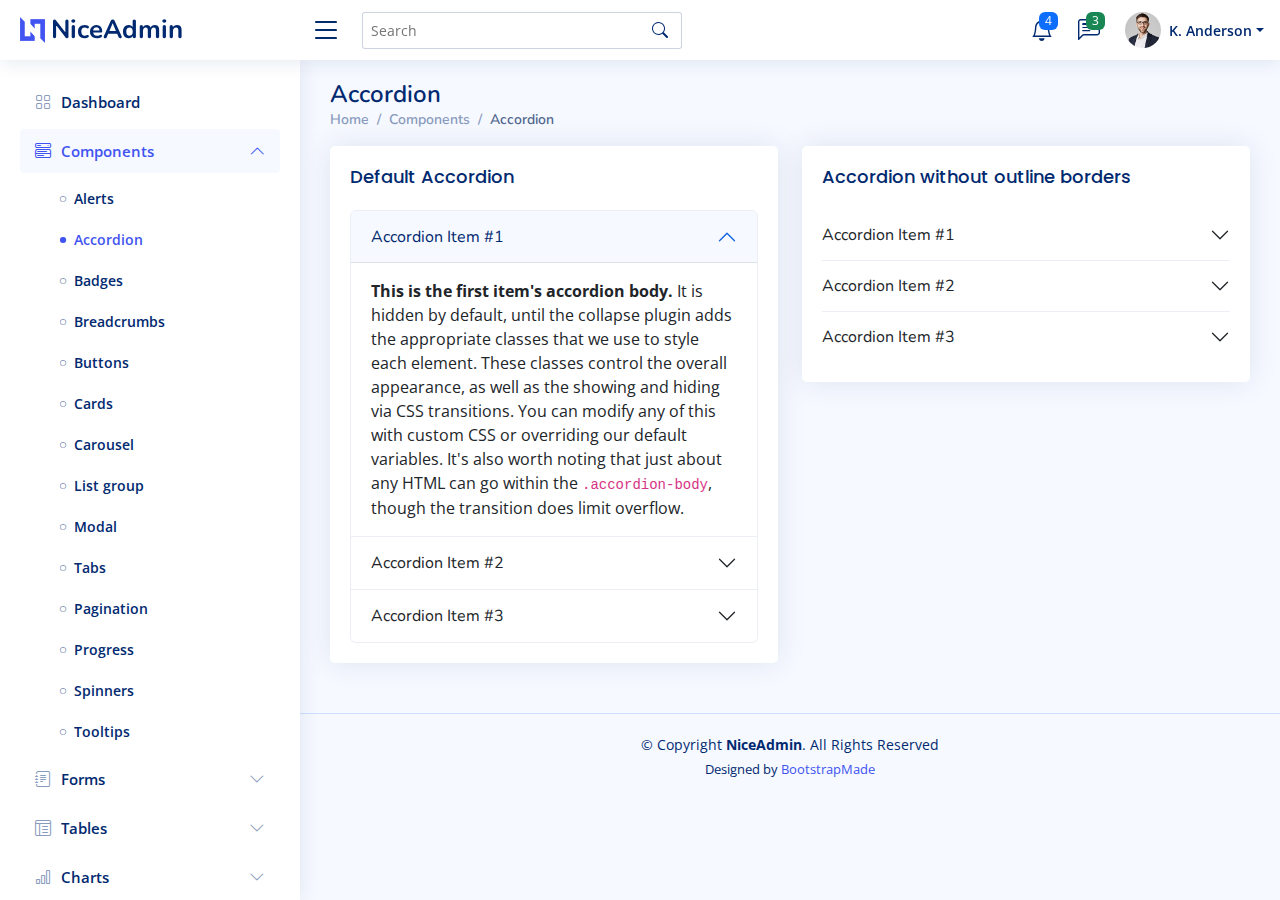
<file: assets/NiceAdmin - Original/components-accordion.html>
<!DOCTYPE html>
<html lang="en">

<head>
  <meta charset="utf-8">
  <meta content="width=device-width, initial-scale=1.0" name="viewport">

  <title>Components / Accordion - NiceAdmin Bootstrap Template</title>
  <meta content="" name="description">
  <meta content="" name="keywords">

  <!-- Favicons -->
  <link href="assets/img/favicon.png" rel="icon">
  <link href="assets/img/apple-touch-icon.png" rel="apple-touch-icon">

  <!-- Google Fonts -->
  <link href="https://fonts.gstatic.com" rel="preconnect">
  <link href="https://fonts.googleapis.com/css?family=Open+Sans:300,300i,400,400i,600,600i,700,700i|Nunito:300,300i,400,400i,600,600i,700,700i|Poppins:300,300i,400,400i,500,500i,600,600i,700,700i" rel="stylesheet">

  <!-- Vendor CSS Files -->
  <link href="assets/vendor/bootstrap/css/bootstrap.min.css" rel="stylesheet">
  <link href="assets/vendor/bootstrap-icons/bootstrap-icons.css" rel="stylesheet">
  <link href="assets/vendor/boxicons/css/boxicons.min.css" rel="stylesheet">
  <link href="assets/vendor/quill/quill.snow.css" rel="stylesheet">
  <link href="assets/vendor/quill/quill.bubble.css" rel="stylesheet">
  <link href="assets/vendor/remixicon/remixicon.css" rel="stylesheet">
  <link href="assets/vendor/simple-datatables/style.css" rel="stylesheet">

  <!-- Template Main CSS File -->
  <link href="assets/css/style.css" rel="stylesheet">

  <!-- =======================================================
  * Template Name: NiceAdmin
  * Updated: Mar 09 2023 with Bootstrap v5.2.3
  * Template URL: https://bootstrapmade.com/nice-admin-bootstrap-admin-html-template/
  * Author: BootstrapMade.com
  * License: https://bootstrapmade.com/license/
  ======================================================== -->
</head>

<body>

  <!-- ======= Header ======= -->
  <header id="header" class="header fixed-top d-flex align-items-center">

    <div class="d-flex align-items-center justify-content-between">
      <a href="index.html" class="logo d-flex align-items-center">
        <img src="assets/img/logo.png" alt="">
        <span class="d-none d-lg-block">NiceAdmin</span>
      </a>
      <i class="bi bi-list toggle-sidebar-btn"></i>
    </div><!-- End Logo -->

    <div class="search-bar">
      <form class="search-form d-flex align-items-center" method="POST" action="#">
        <input type="text" name="query" placeholder="Search" title="Enter search keyword">
        <button type="submit" title="Search"><i class="bi bi-search"></i></button>
      </form>
    </div><!-- End Search Bar -->

    <nav class="header-nav ms-auto">
      <ul class="d-flex align-items-center">

        <li class="nav-item d-block d-lg-none">
          <a class="nav-link nav-icon search-bar-toggle " href="#">
            <i class="bi bi-search"></i>
          </a>
        </li><!-- End Search Icon-->

        <li class="nav-item dropdown">

          <a class="nav-link nav-icon" href="#" data-bs-toggle="dropdown">
            <i class="bi bi-bell"></i>
            <span class="badge bg-primary badge-number">4</span>
          </a><!-- End Notification Icon -->

          <ul class="dropdown-menu dropdown-menu-end dropdown-menu-arrow notifications">
            <li class="dropdown-header">
              You have 4 new notifications
              <a href="#"><span class="badge rounded-pill bg-primary p-2 ms-2">View all</span></a>
            </li>
            <li>
              <hr class="dropdown-divider">
            </li>

            <li class="notification-item">
              <i class="bi bi-exclamation-circle text-warning"></i>
              <div>
                <h4>Lorem Ipsum</h4>
                <p>Quae dolorem earum veritatis oditseno</p>
                <p>30 min. ago</p>
              </div>
            </li>

            <li>
              <hr class="dropdown-divider">
            </li>

            <li class="notification-item">
              <i class="bi bi-x-circle text-danger"></i>
              <div>
                <h4>Atque rerum nesciunt</h4>
                <p>Quae dolorem earum veritatis oditseno</p>
                <p>1 hr. ago</p>
              </div>
            </li>

            <li>
              <hr class="dropdown-divider">
            </li>

            <li class="notification-item">
              <i class="bi bi-check-circle text-success"></i>
              <div>
                <h4>Sit rerum fuga</h4>
                <p>Quae dolorem earum veritatis oditseno</p>
                <p>2 hrs. ago</p>
              </div>
            </li>

            <li>
              <hr class="dropdown-divider">
            </li>

            <li class="notification-item">
              <i class="bi bi-info-circle text-primary"></i>
              <div>
                <h4>Dicta reprehenderit</h4>
                <p>Quae dolorem earum veritatis oditseno</p>
                <p>4 hrs. ago</p>
              </div>
            </li>

            <li>
              <hr class="dropdown-divider">
            </li>
            <li class="dropdown-footer">
              <a href="#">Show all notifications</a>
            </li>

          </ul><!-- End Notification Dropdown Items -->

        </li><!-- End Notification Nav -->

        <li class="nav-item dropdown">

          <a class="nav-link nav-icon" href="#" data-bs-toggle="dropdown">
            <i class="bi bi-chat-left-text"></i>
            <span class="badge bg-success badge-number">3</span>
          </a><!-- End Messages Icon -->

          <ul class="dropdown-menu dropdown-menu-end dropdown-menu-arrow messages">
            <li class="dropdown-header">
              You have 3 new messages
              <a href="#"><span class="badge rounded-pill bg-primary p-2 ms-2">View all</span></a>
            </li>
            <li>
              <hr class="dropdown-divider">
            </li>

            <li class="message-item">
              <a href="#">
                <img src="assets/img/messages-1.jpg" alt="" class="rounded-circle">
                <div>
                  <h4>Maria Hudson</h4>
                  <p>Velit asperiores et ducimus soluta repudiandae labore officia est ut...</p>
                  <p>4 hrs. ago</p>
                </div>
              </a>
            </li>
            <li>
              <hr class="dropdown-divider">
            </li>

            <li class="message-item">
              <a href="#">
                <img src="assets/img/messages-2.jpg" alt="" class="rounded-circle">
                <div>
                  <h4>Anna Nelson</h4>
                  <p>Velit asperiores et ducimus soluta repudiandae labore officia est ut...</p>
                  <p>6 hrs. ago</p>
                </div>
              </a>
            </li>
            <li>
              <hr class="dropdown-divider">
            </li>

            <li class="message-item">
              <a href="#">
                <img src="assets/img/messages-3.jpg" alt="" class="rounded-circle">
                <div>
                  <h4>David Muldon</h4>
                  <p>Velit asperiores et ducimus soluta repudiandae labore officia est ut...</p>
                  <p>8 hrs. ago</p>
                </div>
              </a>
            </li>
            <li>
              <hr class="dropdown-divider">
            </li>

            <li class="dropdown-footer">
              <a href="#">Show all messages</a>
            </li>

          </ul><!-- End Messages Dropdown Items -->

        </li><!-- End Messages Nav -->

        <li class="nav-item dropdown pe-3">

          <a class="nav-link nav-profile d-flex align-items-center pe-0" href="#" data-bs-toggle="dropdown">
            <img src="assets/img/profile-img.jpg" alt="Profile" class="rounded-circle">
            <span class="d-none d-md-block dropdown-toggle ps-2">K. Anderson</span>
          </a><!-- End Profile Iamge Icon -->

          <ul class="dropdown-menu dropdown-menu-end dropdown-menu-arrow profile">
            <li class="dropdown-header">
              <h6>Kevin Anderson</h6>
              <span>Web Designer</span>
            </li>
            <li>
              <hr class="dropdown-divider">
            </li>

            <li>
              <a class="dropdown-item d-flex align-items-center" href="users-profile.html">
                <i class="bi bi-person"></i>
                <span>My Profile</span>
              </a>
            </li>
            <li>
              <hr class="dropdown-divider">
            </li>

            <li>
              <a class="dropdown-item d-flex align-items-center" href="users-profile.html">
                <i class="bi bi-gear"></i>
                <span>Account Settings</span>
              </a>
            </li>
            <li>
              <hr class="dropdown-divider">
            </li>

            <li>
              <a class="dropdown-item d-flex align-items-center" href="pages-faq.html">
                <i class="bi bi-question-circle"></i>
                <span>Need Help?</span>
              </a>
            </li>
            <li>
              <hr class="dropdown-divider">
            </li>

            <li>
              <a class="dropdown-item d-flex align-items-center" href="#">
                <i class="bi bi-box-arrow-right"></i>
                <span>Sign Out</span>
              </a>
            </li>

          </ul><!-- End Profile Dropdown Items -->
        </li><!-- End Profile Nav -->

      </ul>
    </nav><!-- End Icons Navigation -->

  </header><!-- End Header -->

  <!-- ======= Sidebar ======= -->
  <aside id="sidebar" class="sidebar">

    <ul class="sidebar-nav" id="sidebar-nav">

      <li class="nav-item">
        <a class="nav-link collapsed" href="index.html">
          <i class="bi bi-grid"></i>
          <span>Dashboard</span>
        </a>
      </li><!-- End Dashboard Nav -->

      <li class="nav-item">
        <a class="nav-link " data-bs-target="#components-nav" data-bs-toggle="collapse" href="#">
          <i class="bi bi-menu-button-wide"></i><span>Components</span><i class="bi bi-chevron-down ms-auto"></i>
        </a>
        <ul id="components-nav" class="nav-content collapse show" data-bs-parent="#sidebar-nav">
          <li>
            <a href="components-alerts.html">
              <i class="bi bi-circle"></i><span>Alerts</span>
            </a>
          </li>
          <li>
            <a href="components-accordion.html" class="active">
              <i class="bi bi-circle"></i><span>Accordion</span>
            </a>
          </li>
          <li>
            <a href="components-badges.html">
              <i class="bi bi-circle"></i><span>Badges</span>
            </a>
          </li>
          <li>
            <a href="components-breadcrumbs.html">
              <i class="bi bi-circle"></i><span>Breadcrumbs</span>
            </a>
          </li>
          <li>
            <a href="components-buttons.html">
              <i class="bi bi-circle"></i><span>Buttons</span>
            </a>
          </li>
          <li>
            <a href="components-cards.html">
              <i class="bi bi-circle"></i><span>Cards</span>
            </a>
          </li>
          <li>
            <a href="components-carousel.html">
              <i class="bi bi-circle"></i><span>Carousel</span>
            </a>
          </li>
          <li>
            <a href="components-list-group.html">
              <i class="bi bi-circle"></i><span>List group</span>
            </a>
          </li>
          <li>
            <a href="components-modal.html">
              <i class="bi bi-circle"></i><span>Modal</span>
            </a>
          </li>
          <li>
            <a href="components-tabs.html">
              <i class="bi bi-circle"></i><span>Tabs</span>
            </a>
          </li>
          <li>
            <a href="components-pagination.html">
              <i class="bi bi-circle"></i><span>Pagination</span>
            </a>
          </li>
          <li>
            <a href="components-progress.html">
              <i class="bi bi-circle"></i><span>Progress</span>
            </a>
          </li>
          <li>
            <a href="components-spinners.html">
              <i class="bi bi-circle"></i><span>Spinners</span>
            </a>
          </li>
          <li>
            <a href="components-tooltips.html">
              <i class="bi bi-circle"></i><span>Tooltips</span>
            </a>
          </li>
        </ul>
      </li><!-- End Components Nav -->

      <li class="nav-item">
        <a class="nav-link collapsed" data-bs-target="#forms-nav" data-bs-toggle="collapse" href="#">
          <i class="bi bi-journal-text"></i><span>Forms</span><i class="bi bi-chevron-down ms-auto"></i>
        </a>
        <ul id="forms-nav" class="nav-content collapse " data-bs-parent="#sidebar-nav">
          <li>
            <a href="forms-elements.html">
              <i class="bi bi-circle"></i><span>Form Elements</span>
            </a>
          </li>
          <li>
            <a href="forms-layouts.html">
              <i class="bi bi-circle"></i><span>Form Layouts</span>
            </a>
          </li>
          <li>
            <a href="forms-editors.html">
              <i class="bi bi-circle"></i><span>Form Editors</span>
            </a>
          </li>
          <li>
            <a href="forms-validation.html">
              <i class="bi bi-circle"></i><span>Form Validation</span>
            </a>
          </li>
        </ul>
      </li><!-- End Forms Nav -->

      <li class="nav-item">
        <a class="nav-link collapsed" data-bs-target="#tables-nav" data-bs-toggle="collapse" href="#">
          <i class="bi bi-layout-text-window-reverse"></i><span>Tables</span><i class="bi bi-chevron-down ms-auto"></i>
        </a>
        <ul id="tables-nav" class="nav-content collapse " data-bs-parent="#sidebar-nav">
          <li>
            <a href="tables-general.html">
              <i class="bi bi-circle"></i><span>General Tables</span>
            </a>
          </li>
          <li>
            <a href="tables-data.html">
              <i class="bi bi-circle"></i><span>Data Tables</span>
            </a>
          </li>
        </ul>
      </li><!-- End Tables Nav -->

      <li class="nav-item">
        <a class="nav-link collapsed" data-bs-target="#charts-nav" data-bs-toggle="collapse" href="#">
          <i class="bi bi-bar-chart"></i><span>Charts</span><i class="bi bi-chevron-down ms-auto"></i>
        </a>
        <ul id="charts-nav" class="nav-content collapse " data-bs-parent="#sidebar-nav">
          <li>
            <a href="charts-chartjs.html">
              <i class="bi bi-circle"></i><span>Chart.js</span>
            </a>
          </li>
          <li>
            <a href="charts-apexcharts.html">
              <i class="bi bi-circle"></i><span>ApexCharts</span>
            </a>
          </li>
          <li>
            <a href="charts-echarts.html">
              <i class="bi bi-circle"></i><span>ECharts</span>
            </a>
          </li>
        </ul>
      </li><!-- End Charts Nav -->

      <li class="nav-item">
        <a class="nav-link collapsed" data-bs-target="#icons-nav" data-bs-toggle="collapse" href="#">
          <i class="bi bi-gem"></i><span>Icons</span><i class="bi bi-chevron-down ms-auto"></i>
        </a>
        <ul id="icons-nav" class="nav-content collapse " data-bs-parent="#sidebar-nav">
          <li>
            <a href="icons-bootstrap.html">
              <i class="bi bi-circle"></i><span>Bootstrap Icons</span>
            </a>
          </li>
          <li>
            <a href="icons-remix.html">
              <i class="bi bi-circle"></i><span>Remix Icons</span>
            </a>
          </li>
          <li>
            <a href="icons-boxicons.html">
              <i class="bi bi-circle"></i><span>Boxicons</span>
            </a>
          </li>
        </ul>
      </li><!-- End Icons Nav -->

      <li class="nav-heading">Pages</li>

      <li class="nav-item">
        <a class="nav-link collapsed" href="users-profile.html">
          <i class="bi bi-person"></i>
          <span>Profile</span>
        </a>
      </li><!-- End Profile Page Nav -->

      <li class="nav-item">
        <a class="nav-link collapsed" href="pages-faq.html">
          <i class="bi bi-question-circle"></i>
          <span>F.A.Q</span>
        </a>
      </li><!-- End F.A.Q Page Nav -->

      <li class="nav-item">
        <a class="nav-link collapsed" href="pages-contact.html">
          <i class="bi bi-envelope"></i>
          <span>Contact</span>
        </a>
      </li><!-- End Contact Page Nav -->

      <li class="nav-item">
        <a class="nav-link collapsed" href="pages-register.html">
          <i class="bi bi-card-list"></i>
          <span>Register</span>
        </a>
      </li><!-- End Register Page Nav -->

      <li class="nav-item">
        <a class="nav-link collapsed" href="pages-login.html">
          <i class="bi bi-box-arrow-in-right"></i>
          <span>Login</span>
        </a>
      </li><!-- End Login Page Nav -->

      <li class="nav-item">
        <a class="nav-link collapsed" href="pages-error-404.html">
          <i class="bi bi-dash-circle"></i>
          <span>Error 404</span>
        </a>
      </li><!-- End Error 404 Page Nav -->

      <li class="nav-item">
        <a class="nav-link collapsed" href="pages-blank.html">
          <i class="bi bi-file-earmark"></i>
          <span>Blank</span>
        </a>
      </li><!-- End Blank Page Nav -->

    </ul>

  </aside><!-- End Sidebar-->

  <main id="main" class="main">

    <div class="pagetitle">
      <h1>Accordion</h1>
      <nav>
        <ol class="breadcrumb">
          <li class="breadcrumb-item"><a href="index.html">Home</a></li>
          <li class="breadcrumb-item">Components</li>
          <li class="breadcrumb-item active">Accordion</li>
        </ol>
      </nav>
    </div><!-- End Page Title -->

    <section class="section">
      <div class="row">
        <div class="col-lg-6">

          <div class="card">
            <div class="card-body">
              <h5 class="card-title">Default Accordion</h5>

              <!-- Default Accordion -->
              <div class="accordion" id="accordionExample">
                <div class="accordion-item">
                  <h2 class="accordion-header" id="headingOne">
                    <button class="accordion-button" type="button" data-bs-toggle="collapse" data-bs-target="#collapseOne" aria-expanded="true" aria-controls="collapseOne">
                      Accordion Item #1
                    </button>
                  </h2>
                  <div id="collapseOne" class="accordion-collapse collapse show" aria-labelledby="headingOne" data-bs-parent="#accordionExample">
                    <div class="accordion-body">
                      <strong>This is the first item's accordion body.</strong> It is hidden by default, until the collapse plugin adds the appropriate classes that we use to style each element. These classes control the overall appearance, as well as the showing and hiding via CSS transitions. You can modify any of this with custom CSS or overriding our default variables. It's also worth noting that just about any HTML can go within the <code>.accordion-body</code>, though the transition does limit overflow.
                    </div>
                  </div>
                </div>
                <div class="accordion-item">
                  <h2 class="accordion-header" id="headingTwo">
                    <button class="accordion-button collapsed" type="button" data-bs-toggle="collapse" data-bs-target="#collapseTwo" aria-expanded="false" aria-controls="collapseTwo">
                      Accordion Item #2
                    </button>
                  </h2>
                  <div id="collapseTwo" class="accordion-collapse collapse" aria-labelledby="headingTwo" data-bs-parent="#accordionExample">
                    <div class="accordion-body">
                      <strong>This is the second item's accordion body.</strong> It is hidden by default, until the collapse plugin adds the appropriate classes that we use to style each element. These classes control the overall appearance, as well as the showing and hiding via CSS transitions. You can modify any of this with custom CSS or overriding our default variables. It's also worth noting that just about any HTML can go within the <code>.accordion-body</code>, though the transition does limit overflow.
                    </div>
                  </div>
                </div>
                <div class="accordion-item">
                  <h2 class="accordion-header" id="headingThree">
                    <button class="accordion-button collapsed" type="button" data-bs-toggle="collapse" data-bs-target="#collapseThree" aria-expanded="false" aria-controls="collapseThree">
                      Accordion Item #3
                    </button>
                  </h2>
                  <div id="collapseThree" class="accordion-collapse collapse" aria-labelledby="headingThree" data-bs-parent="#accordionExample">
                    <div class="accordion-body">
                      <strong>This is the third item's accordion body.</strong> It is hidden by default, until the collapse plugin adds the appropriate classes that we use to style each element. These classes control the overall appearance, as well as the showing and hiding via CSS transitions. You can modify any of this with custom CSS or overriding our default variables. It's also worth noting that just about any HTML can go within the <code>.accordion-body</code>, though the transition does limit overflow.
                    </div>
                  </div>
                </div>
              </div><!-- End Default Accordion Example -->

            </div>
          </div>

        </div>

        <div class="col-lg-6">

          <div class="card">
            <div class="card-body">
              <h5 class="card-title">Accordion without outline borders</h5>

              <!-- Accordion without outline borders -->
              <div class="accordion accordion-flush" id="accordionFlushExample">
                <div class="accordion-item">
                  <h2 class="accordion-header" id="flush-headingOne">
                    <button class="accordion-button collapsed" type="button" data-bs-toggle="collapse" data-bs-target="#flush-collapseOne" aria-expanded="false" aria-controls="flush-collapseOne">
                      Accordion Item #1
                    </button>
                  </h2>
                  <div id="flush-collapseOne" class="accordion-collapse collapse" aria-labelledby="flush-headingOne" data-bs-parent="#accordionFlushExample">
                    <div class="accordion-body">Placeholder content for this accordion, which is intended to demonstrate the <code>.accordion-flush</code> class. This is the first item's accordion body.</div>
                  </div>
                </div>
                <div class="accordion-item">
                  <h2 class="accordion-header" id="flush-headingTwo">
                    <button class="accordion-button collapsed" type="button" data-bs-toggle="collapse" data-bs-target="#flush-collapseTwo" aria-expanded="false" aria-controls="flush-collapseTwo">
                      Accordion Item #2
                    </button>
                  </h2>
                  <div id="flush-collapseTwo" class="accordion-collapse collapse" aria-labelledby="flush-headingTwo" data-bs-parent="#accordionFlushExample">
                    <div class="accordion-body">Placeholder content for this accordion, which is intended to demonstrate the <code>.accordion-flush</code> class. This is the second item's accordion body. Let's imagine this being filled with some actual content.</div>
                  </div>
                </div>
                <div class="accordion-item">
                  <h2 class="accordion-header" id="flush-headingThree">
                    <button class="accordion-button collapsed" type="button" data-bs-toggle="collapse" data-bs-target="#flush-collapseThree" aria-expanded="false" aria-controls="flush-collapseThree">
                      Accordion Item #3
                    </button>
                  </h2>
                  <div id="flush-collapseThree" class="accordion-collapse collapse" aria-labelledby="flush-headingThree" data-bs-parent="#accordionFlushExample">
                    <div class="accordion-body">Placeholder content for this accordion, which is intended to demonstrate the <code>.accordion-flush</code> class. This is the third item's accordion body. Nothing more exciting happening here in terms of content, but just filling up the space to make it look, at least at first glance, a bit more representative of how this would look in a real-world application.</div>
                  </div>
                </div>
              </div><!-- End Accordion without outline borders -->

            </div>
          </div>

        </div>
      </div>
    </section>

  </main><!-- End #main -->

  <!-- ======= Footer ======= -->
  <footer id="footer" class="footer">
    <div class="copyright">
      &copy; Copyright <strong><span>NiceAdmin</span></strong>. All Rights Reserved
    </div>
    <div class="credits">
      <!-- All the links in the footer should remain intact. -->
      <!-- You can delete the links only if you purchased the pro version. -->
      <!-- Licensing information: https://bootstrapmade.com/license/ -->
      <!-- Purchase the pro version with working PHP/AJAX contact form: https://bootstrapmade.com/nice-admin-bootstrap-admin-html-template/ -->
      Designed by <a href="https://bootstrapmade.com/">BootstrapMade</a>
    </div>
  </footer><!-- End Footer -->

  <a href="#" class="back-to-top d-flex align-items-center justify-content-center"><i class="bi bi-arrow-up-short"></i></a>

  <!-- Vendor JS Files -->
  <script src="assets/vendor/apexcharts/apexcharts.min.js"></script>
  <script src="assets/vendor/bootstrap/js/bootstrap.bundle.min.js"></script>
  <script src="assets/vendor/chart.js/chart.umd.js"></script>
  <script src="assets/vendor/echarts/echarts.min.js"></script>
  <script src="assets/vendor/quill/quill.min.js"></script>
  <script src="assets/vendor/simple-datatables/simple-datatables.js"></script>
  <script src="assets/vendor/tinymce/tinymce.min.js"></script>
  <script src="assets/vendor/php-email-form/validate.js"></script>

  <!-- Template Main JS File -->
  <script src="assets/js/main.js"></script>

</body>

</html>
</file>
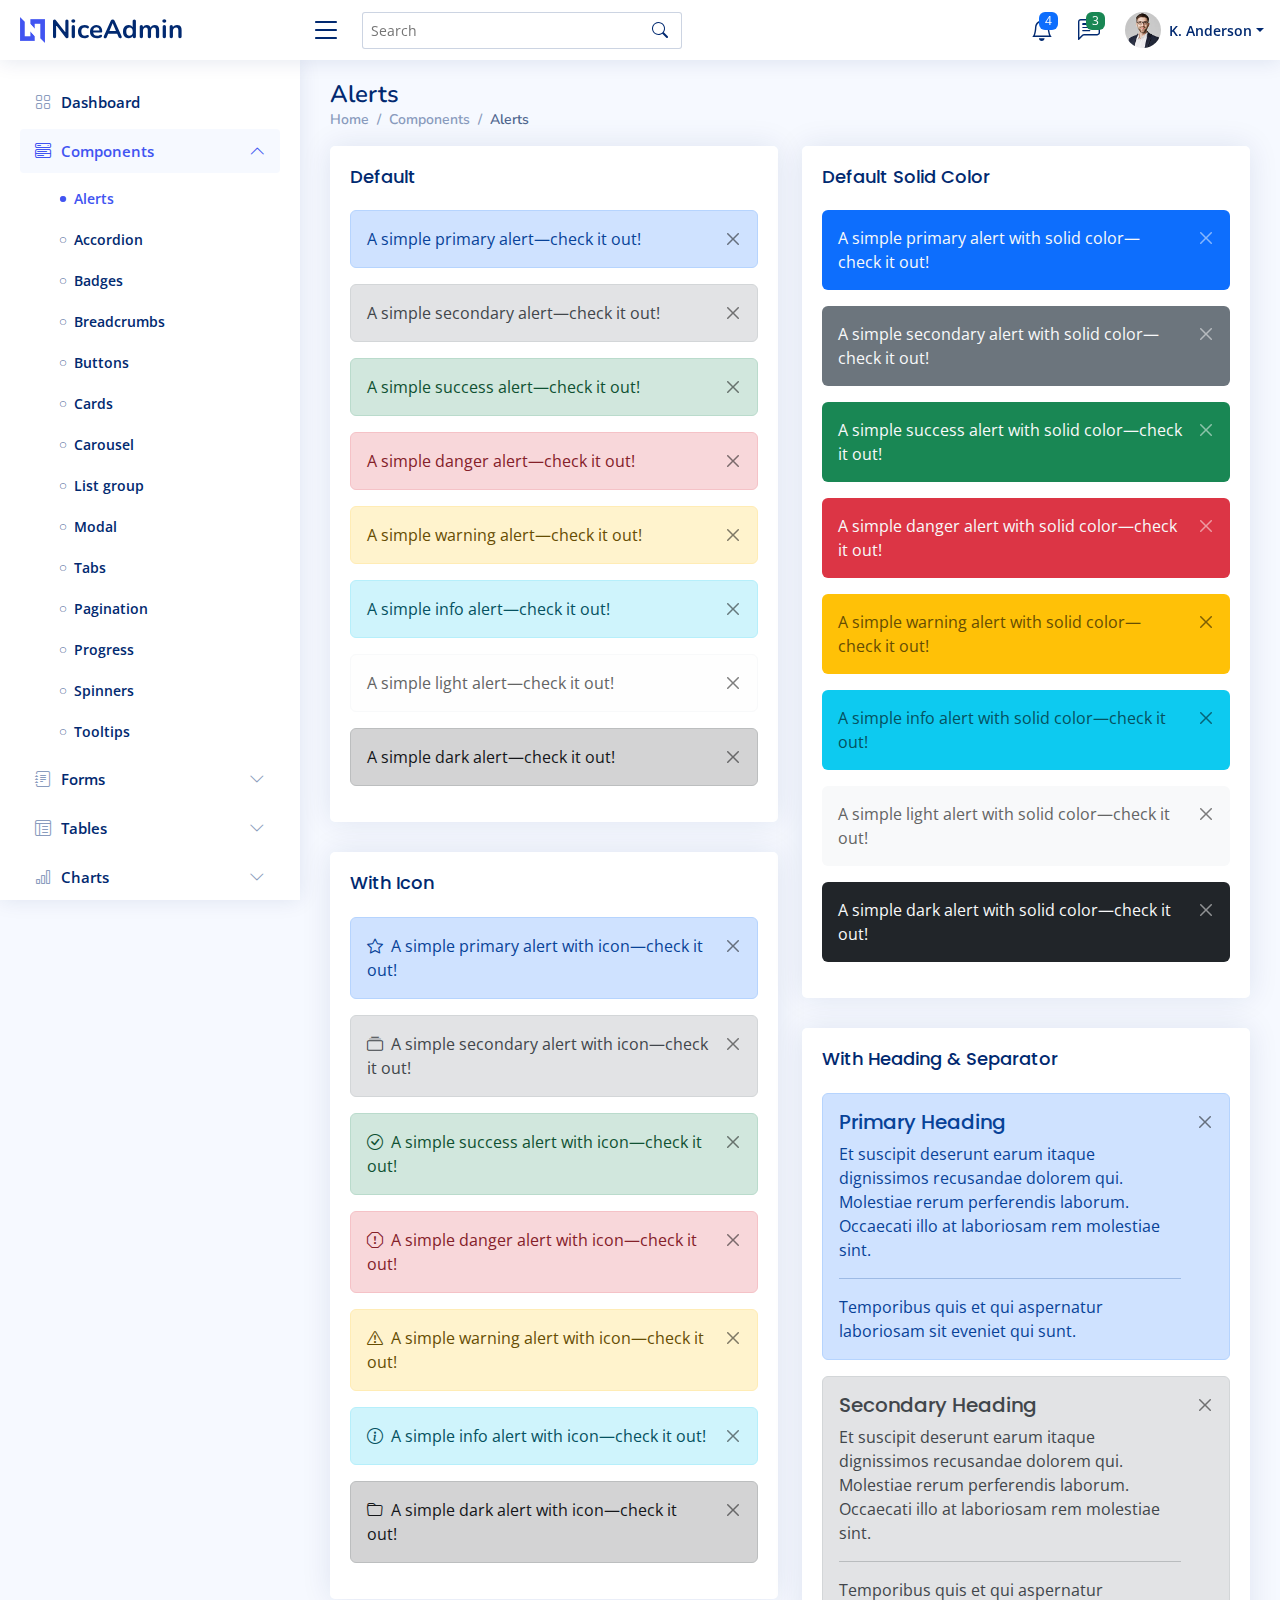
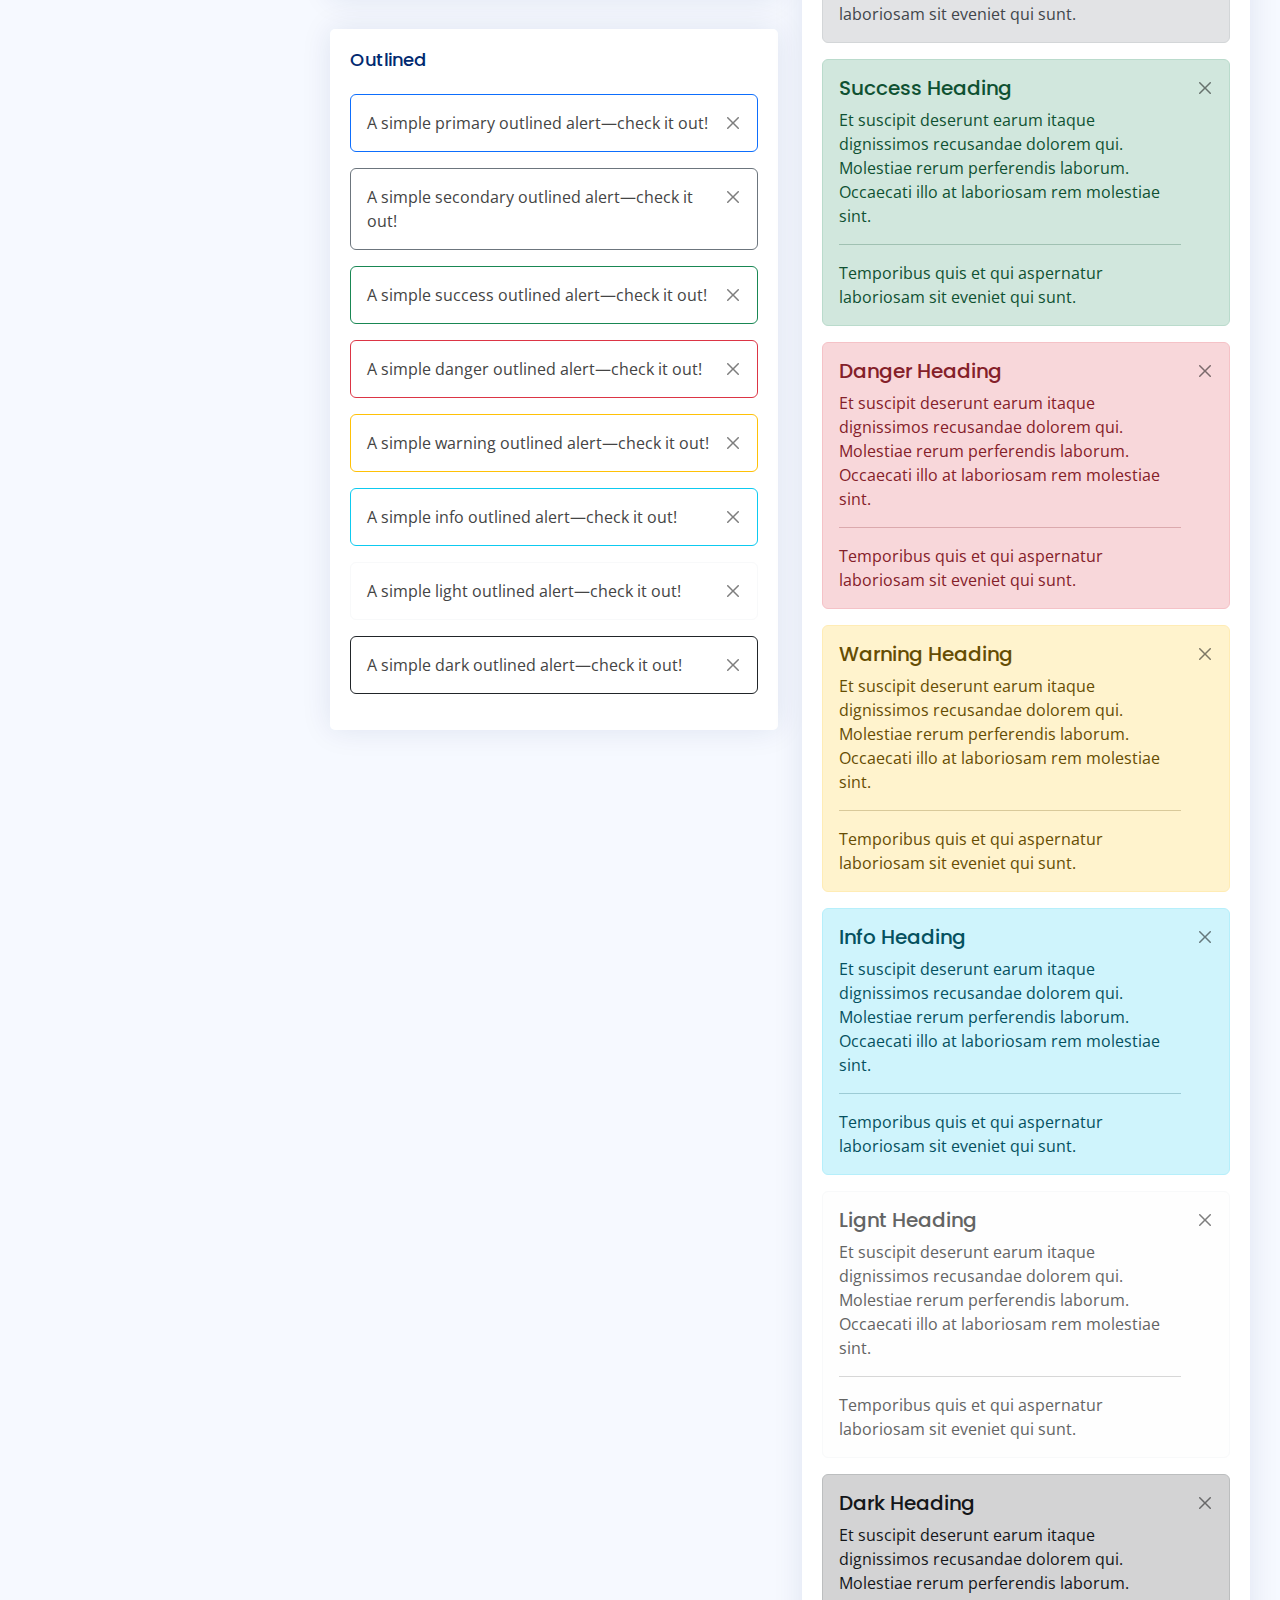
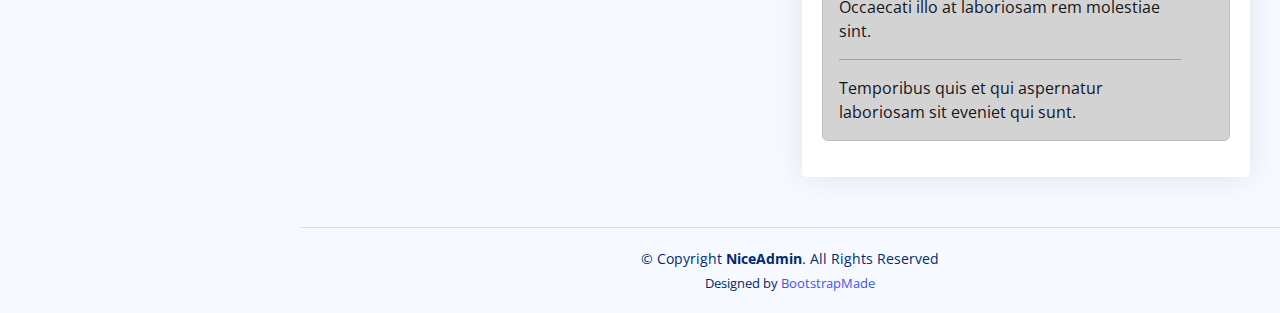
<file: assets/NiceAdmin - Original/components-alerts.html>
<!DOCTYPE html>
<html lang="en">

<head>
  <meta charset="utf-8">
  <meta content="width=device-width, initial-scale=1.0" name="viewport">

  <title>Components / Alerts - NiceAdmin Bootstrap Template</title>
  <meta content="" name="description">
  <meta content="" name="keywords">

  <!-- Favicons -->
  <link href="assets/img/favicon.png" rel="icon">
  <link href="assets/img/apple-touch-icon.png" rel="apple-touch-icon">

  <!-- Google Fonts -->
  <link href="https://fonts.gstatic.com" rel="preconnect">
  <link href="https://fonts.googleapis.com/css?family=Open+Sans:300,300i,400,400i,600,600i,700,700i|Nunito:300,300i,400,400i,600,600i,700,700i|Poppins:300,300i,400,400i,500,500i,600,600i,700,700i" rel="stylesheet">

  <!-- Vendor CSS Files -->
  <link href="assets/vendor/bootstrap/css/bootstrap.min.css" rel="stylesheet">
  <link href="assets/vendor/bootstrap-icons/bootstrap-icons.css" rel="stylesheet">
  <link href="assets/vendor/boxicons/css/boxicons.min.css" rel="stylesheet">
  <link href="assets/vendor/quill/quill.snow.css" rel="stylesheet">
  <link href="assets/vendor/quill/quill.bubble.css" rel="stylesheet">
  <link href="assets/vendor/remixicon/remixicon.css" rel="stylesheet">
  <link href="assets/vendor/simple-datatables/style.css" rel="stylesheet">

  <!-- Template Main CSS File -->
  <link href="assets/css/style.css" rel="stylesheet">

  <!-- =======================================================
  * Template Name: NiceAdmin
  * Updated: Mar 09 2023 with Bootstrap v5.2.3
  * Template URL: https://bootstrapmade.com/nice-admin-bootstrap-admin-html-template/
  * Author: BootstrapMade.com
  * License: https://bootstrapmade.com/license/
  ======================================================== -->
</head>

<body>

  <!-- ======= Header ======= -->
  <header id="header" class="header fixed-top d-flex align-items-center">

    <div class="d-flex align-items-center justify-content-between">
      <a href="index.html" class="logo d-flex align-items-center">
        <img src="assets/img/logo.png" alt="">
        <span class="d-none d-lg-block">NiceAdmin</span>
      </a>
      <i class="bi bi-list toggle-sidebar-btn"></i>
    </div><!-- End Logo -->

    <div class="search-bar">
      <form class="search-form d-flex align-items-center" method="POST" action="#">
        <input type="text" name="query" placeholder="Search" title="Enter search keyword">
        <button type="submit" title="Search"><i class="bi bi-search"></i></button>
      </form>
    </div><!-- End Search Bar -->

    <nav class="header-nav ms-auto">
      <ul class="d-flex align-items-center">

        <li class="nav-item d-block d-lg-none">
          <a class="nav-link nav-icon search-bar-toggle " href="#">
            <i class="bi bi-search"></i>
          </a>
        </li><!-- End Search Icon-->

        <li class="nav-item dropdown">

          <a class="nav-link nav-icon" href="#" data-bs-toggle="dropdown">
            <i class="bi bi-bell"></i>
            <span class="badge bg-primary badge-number">4</span>
          </a><!-- End Notification Icon -->

          <ul class="dropdown-menu dropdown-menu-end dropdown-menu-arrow notifications">
            <li class="dropdown-header">
              You have 4 new notifications
              <a href="#"><span class="badge rounded-pill bg-primary p-2 ms-2">View all</span></a>
            </li>
            <li>
              <hr class="dropdown-divider">
            </li>

            <li class="notification-item">
              <i class="bi bi-exclamation-circle text-warning"></i>
              <div>
                <h4>Lorem Ipsum</h4>
                <p>Quae dolorem earum veritatis oditseno</p>
                <p>30 min. ago</p>
              </div>
            </li>

            <li>
              <hr class="dropdown-divider">
            </li>

            <li class="notification-item">
              <i class="bi bi-x-circle text-danger"></i>
              <div>
                <h4>Atque rerum nesciunt</h4>
                <p>Quae dolorem earum veritatis oditseno</p>
                <p>1 hr. ago</p>
              </div>
            </li>

            <li>
              <hr class="dropdown-divider">
            </li>

            <li class="notification-item">
              <i class="bi bi-check-circle text-success"></i>
              <div>
                <h4>Sit rerum fuga</h4>
                <p>Quae dolorem earum veritatis oditseno</p>
                <p>2 hrs. ago</p>
              </div>
            </li>

            <li>
              <hr class="dropdown-divider">
            </li>

            <li class="notification-item">
              <i class="bi bi-info-circle text-primary"></i>
              <div>
                <h4>Dicta reprehenderit</h4>
                <p>Quae dolorem earum veritatis oditseno</p>
                <p>4 hrs. ago</p>
              </div>
            </li>

            <li>
              <hr class="dropdown-divider">
            </li>
            <li class="dropdown-footer">
              <a href="#">Show all notifications</a>
            </li>

          </ul><!-- End Notification Dropdown Items -->

        </li><!-- End Notification Nav -->

        <li class="nav-item dropdown">

          <a class="nav-link nav-icon" href="#" data-bs-toggle="dropdown">
            <i class="bi bi-chat-left-text"></i>
            <span class="badge bg-success badge-number">3</span>
          </a><!-- End Messages Icon -->

          <ul class="dropdown-menu dropdown-menu-end dropdown-menu-arrow messages">
            <li class="dropdown-header">
              You have 3 new messages
              <a href="#"><span class="badge rounded-pill bg-primary p-2 ms-2">View all</span></a>
            </li>
            <li>
              <hr class="dropdown-divider">
            </li>

            <li class="message-item">
              <a href="#">
                <img src="assets/img/messages-1.jpg" alt="" class="rounded-circle">
                <div>
                  <h4>Maria Hudson</h4>
                  <p>Velit asperiores et ducimus soluta repudiandae labore officia est ut...</p>
                  <p>4 hrs. ago</p>
                </div>
              </a>
            </li>
            <li>
              <hr class="dropdown-divider">
            </li>

            <li class="message-item">
              <a href="#">
                <img src="assets/img/messages-2.jpg" alt="" class="rounded-circle">
                <div>
                  <h4>Anna Nelson</h4>
                  <p>Velit asperiores et ducimus soluta repudiandae labore officia est ut...</p>
                  <p>6 hrs. ago</p>
                </div>
              </a>
            </li>
            <li>
              <hr class="dropdown-divider">
            </li>

            <li class="message-item">
              <a href="#">
                <img src="assets/img/messages-3.jpg" alt="" class="rounded-circle">
                <div>
                  <h4>David Muldon</h4>
                  <p>Velit asperiores et ducimus soluta repudiandae labore officia est ut...</p>
                  <p>8 hrs. ago</p>
                </div>
              </a>
            </li>
            <li>
              <hr class="dropdown-divider">
            </li>

            <li class="dropdown-footer">
              <a href="#">Show all messages</a>
            </li>

          </ul><!-- End Messages Dropdown Items -->

        </li><!-- End Messages Nav -->

        <li class="nav-item dropdown pe-3">

          <a class="nav-link nav-profile d-flex align-items-center pe-0" href="#" data-bs-toggle="dropdown">
            <img src="assets/img/profile-img.jpg" alt="Profile" class="rounded-circle">
            <span class="d-none d-md-block dropdown-toggle ps-2">K. Anderson</span>
          </a><!-- End Profile Iamge Icon -->

          <ul class="dropdown-menu dropdown-menu-end dropdown-menu-arrow profile">
            <li class="dropdown-header">
              <h6>Kevin Anderson</h6>
              <span>Web Designer</span>
            </li>
            <li>
              <hr class="dropdown-divider">
            </li>

            <li>
              <a class="dropdown-item d-flex align-items-center" href="users-profile.html">
                <i class="bi bi-person"></i>
                <span>My Profile</span>
              </a>
            </li>
            <li>
              <hr class="dropdown-divider">
            </li>

            <li>
              <a class="dropdown-item d-flex align-items-center" href="users-profile.html">
                <i class="bi bi-gear"></i>
                <span>Account Settings</span>
              </a>
            </li>
            <li>
              <hr class="dropdown-divider">
            </li>

            <li>
              <a class="dropdown-item d-flex align-items-center" href="pages-faq.html">
                <i class="bi bi-question-circle"></i>
                <span>Need Help?</span>
              </a>
            </li>
            <li>
              <hr class="dropdown-divider">
            </li>

            <li>
              <a class="dropdown-item d-flex align-items-center" href="#">
                <i class="bi bi-box-arrow-right"></i>
                <span>Sign Out</span>
              </a>
            </li>

          </ul><!-- End Profile Dropdown Items -->
        </li><!-- End Profile Nav -->

      </ul>
    </nav><!-- End Icons Navigation -->

  </header><!-- End Header -->

  <!-- ======= Sidebar ======= -->
  <aside id="sidebar" class="sidebar">

    <ul class="sidebar-nav" id="sidebar-nav">

      <li class="nav-item">
        <a class="nav-link collapsed" href="index.html">
          <i class="bi bi-grid"></i>
          <span>Dashboard</span>
        </a>
      </li><!-- End Dashboard Nav -->

      <li class="nav-item">
        <a class="nav-link " data-bs-target="#components-nav" data-bs-toggle="collapse" href="#">
          <i class="bi bi-menu-button-wide"></i><span>Components</span><i class="bi bi-chevron-down ms-auto"></i>
        </a>
        <ul id="components-nav" class="nav-content collapse show" data-bs-parent="#sidebar-nav">
          <li>
            <a href="components-alerts.html" class="active">
              <i class="bi bi-circle"></i><span>Alerts</span>
            </a>
          </li>
          <li>
            <a href="components-accordion.html">
              <i class="bi bi-circle"></i><span>Accordion</span>
            </a>
          </li>
          <li>
            <a href="components-badges.html">
              <i class="bi bi-circle"></i><span>Badges</span>
            </a>
          </li>
          <li>
            <a href="components-breadcrumbs.html">
              <i class="bi bi-circle"></i><span>Breadcrumbs</span>
            </a>
          </li>
          <li>
            <a href="components-buttons.html">
              <i class="bi bi-circle"></i><span>Buttons</span>
            </a>
          </li>
          <li>
            <a href="components-cards.html">
              <i class="bi bi-circle"></i><span>Cards</span>
            </a>
          </li>
          <li>
            <a href="components-carousel.html">
              <i class="bi bi-circle"></i><span>Carousel</span>
            </a>
          </li>
          <li>
            <a href="components-list-group.html">
              <i class="bi bi-circle"></i><span>List group</span>
            </a>
          </li>
          <li>
            <a href="components-modal.html">
              <i class="bi bi-circle"></i><span>Modal</span>
            </a>
          </li>
          <li>
            <a href="components-tabs.html">
              <i class="bi bi-circle"></i><span>Tabs</span>
            </a>
          </li>
          <li>
            <a href="components-pagination.html">
              <i class="bi bi-circle"></i><span>Pagination</span>
            </a>
          </li>
          <li>
            <a href="components-progress.html">
              <i class="bi bi-circle"></i><span>Progress</span>
            </a>
          </li>
          <li>
            <a href="components-spinners.html">
              <i class="bi bi-circle"></i><span>Spinners</span>
            </a>
          </li>
          <li>
            <a href="components-tooltips.html">
              <i class="bi bi-circle"></i><span>Tooltips</span>
            </a>
          </li>
        </ul>
      </li><!-- End Components Nav -->

      <li class="nav-item">
        <a class="nav-link collapsed" data-bs-target="#forms-nav" data-bs-toggle="collapse" href="#">
          <i class="bi bi-journal-text"></i><span>Forms</span><i class="bi bi-chevron-down ms-auto"></i>
        </a>
        <ul id="forms-nav" class="nav-content collapse " data-bs-parent="#sidebar-nav">
          <li>
            <a href="forms-elements.html">
              <i class="bi bi-circle"></i><span>Form Elements</span>
            </a>
          </li>
          <li>
            <a href="forms-layouts.html">
              <i class="bi bi-circle"></i><span>Form Layouts</span>
            </a>
          </li>
          <li>
            <a href="forms-editors.html">
              <i class="bi bi-circle"></i><span>Form Editors</span>
            </a>
          </li>
          <li>
            <a href="forms-validation.html">
              <i class="bi bi-circle"></i><span>Form Validation</span>
            </a>
          </li>
        </ul>
      </li><!-- End Forms Nav -->

      <li class="nav-item">
        <a class="nav-link collapsed" data-bs-target="#tables-nav" data-bs-toggle="collapse" href="#">
          <i class="bi bi-layout-text-window-reverse"></i><span>Tables</span><i class="bi bi-chevron-down ms-auto"></i>
        </a>
        <ul id="tables-nav" class="nav-content collapse " data-bs-parent="#sidebar-nav">
          <li>
            <a href="tables-general.html">
              <i class="bi bi-circle"></i><span>General Tables</span>
            </a>
          </li>
          <li>
            <a href="tables-data.html">
              <i class="bi bi-circle"></i><span>Data Tables</span>
            </a>
          </li>
        </ul>
      </li><!-- End Tables Nav -->

      <li class="nav-item">
        <a class="nav-link collapsed" data-bs-target="#charts-nav" data-bs-toggle="collapse" href="#">
          <i class="bi bi-bar-chart"></i><span>Charts</span><i class="bi bi-chevron-down ms-auto"></i>
        </a>
        <ul id="charts-nav" class="nav-content collapse " data-bs-parent="#sidebar-nav">
          <li>
            <a href="charts-chartjs.html">
              <i class="bi bi-circle"></i><span>Chart.js</span>
            </a>
          </li>
          <li>
            <a href="charts-apexcharts.html">
              <i class="bi bi-circle"></i><span>ApexCharts</span>
            </a>
          </li>
          <li>
            <a href="charts-echarts.html">
              <i class="bi bi-circle"></i><span>ECharts</span>
            </a>
          </li>
        </ul>
      </li><!-- End Charts Nav -->

      <li class="nav-item">
        <a class="nav-link collapsed" data-bs-target="#icons-nav" data-bs-toggle="collapse" href="#">
          <i class="bi bi-gem"></i><span>Icons</span><i class="bi bi-chevron-down ms-auto"></i>
        </a>
        <ul id="icons-nav" class="nav-content collapse " data-bs-parent="#sidebar-nav">
          <li>
            <a href="icons-bootstrap.html">
              <i class="bi bi-circle"></i><span>Bootstrap Icons</span>
            </a>
          </li>
          <li>
            <a href="icons-remix.html">
              <i class="bi bi-circle"></i><span>Remix Icons</span>
            </a>
          </li>
          <li>
            <a href="icons-boxicons.html">
              <i class="bi bi-circle"></i><span>Boxicons</span>
            </a>
          </li>
        </ul>
      </li><!-- End Icons Nav -->

      <li class="nav-heading">Pages</li>

      <li class="nav-item">
        <a class="nav-link collapsed" href="users-profile.html">
          <i class="bi bi-person"></i>
          <span>Profile</span>
        </a>
      </li><!-- End Profile Page Nav -->

      <li class="nav-item">
        <a class="nav-link collapsed" href="pages-faq.html">
          <i class="bi bi-question-circle"></i>
          <span>F.A.Q</span>
        </a>
      </li><!-- End F.A.Q Page Nav -->

      <li class="nav-item">
        <a class="nav-link collapsed" href="pages-contact.html">
          <i class="bi bi-envelope"></i>
          <span>Contact</span>
        </a>
      </li><!-- End Contact Page Nav -->

      <li class="nav-item">
        <a class="nav-link collapsed" href="pages-register.html">
          <i class="bi bi-card-list"></i>
          <span>Register</span>
        </a>
      </li><!-- End Register Page Nav -->

      <li class="nav-item">
        <a class="nav-link collapsed" href="pages-login.html">
          <i class="bi bi-box-arrow-in-right"></i>
          <span>Login</span>
        </a>
      </li><!-- End Login Page Nav -->

      <li class="nav-item">
        <a class="nav-link collapsed" href="pages-error-404.html">
          <i class="bi bi-dash-circle"></i>
          <span>Error 404</span>
        </a>
      </li><!-- End Error 404 Page Nav -->

      <li class="nav-item">
        <a class="nav-link collapsed" href="pages-blank.html">
          <i class="bi bi-file-earmark"></i>
          <span>Blank</span>
        </a>
      </li><!-- End Blank Page Nav -->

    </ul>

  </aside><!-- End Sidebar-->

  <main id="main" class="main">

    <div class="pagetitle">
      <h1>Alerts</h1>
      <nav>
        <ol class="breadcrumb">
          <li class="breadcrumb-item"><a href="index.html">Home</a></li>
          <li class="breadcrumb-item">Components</li>
          <li class="breadcrumb-item active">Alerts</li>
        </ol>
      </nav>
    </div><!-- End Page Title -->

    <section class="section">
      <div class="row">
        <div class="col-lg-6">

          <div class="card">
            <div class="card-body">

              <h5 class="card-title">Default</h5>

              <div class="alert alert-primary alert-dismissible fade show" role="alert">
                A simple primary alert—check it out!
                <button type="button" class="btn-close" data-bs-dismiss="alert" aria-label="Close"></button>
              </div>

              <div class="alert alert-secondary alert-dismissible fade show" role="alert">
                A simple secondary alert—check it out!
                <button type="button" class="btn-close" data-bs-dismiss="alert" aria-label="Close"></button>
              </div>

              <div class="alert alert-success alert-dismissible fade show" role="alert">
                A simple success alert—check it out!
                <button type="button" class="btn-close" data-bs-dismiss="alert" aria-label="Close"></button>
              </div>

              <div class="alert alert-danger alert-dismissible fade show" role="alert">
                A simple danger alert—check it out!
                <button type="button" class="btn-close" data-bs-dismiss="alert" aria-label="Close"></button>
              </div>

              <div class="alert alert-warning alert-dismissible fade show" role="alert">
                A simple warning alert—check it out!
                <button type="button" class="btn-close" data-bs-dismiss="alert" aria-label="Close"></button>
              </div>

              <div class="alert alert-info alert-dismissible fade show" role="alert">
                A simple info alert—check it out!
                <button type="button" class="btn-close" data-bs-dismiss="alert" aria-label="Close"></button>
              </div>

              <div class="alert alert-light border-light alert-dismissible fade show" role="alert">
                A simple light alert—check it out!
                <button type="button" class="btn-close" data-bs-dismiss="alert" aria-label="Close"></button>
              </div>

              <div class="alert alert-dark alert-dismissible fade show" role="alert">
                A simple dark alert—check it out!
                <button type="button" class="btn-close" data-bs-dismiss="alert" aria-label="Close"></button>
              </div>

            </div>
          </div>

          <div class="card">
            <div class="card-body">
              <h5 class="card-title">With Icon</h5>

              <div class="alert alert-primary alert-dismissible fade show" role="alert">
                <i class="bi bi-star me-1"></i>
                A simple primary alert with icon—check it out!
                <button type="button" class="btn-close" data-bs-dismiss="alert" aria-label="Close"></button>
              </div>

              <div class="alert alert-secondary alert-dismissible fade show" role="alert">
                <i class="bi bi-collection me-1"></i>
                A simple secondary alert with icon—check it out!
                <button type="button" class="btn-close" data-bs-dismiss="alert" aria-label="Close"></button>
              </div>

              <div class="alert alert-success alert-dismissible fade show" role="alert">
                <i class="bi bi-check-circle me-1"></i>
                A simple success alert with icon—check it out!
                <button type="button" class="btn-close" data-bs-dismiss="alert" aria-label="Close"></button>
              </div>

              <div class="alert alert-danger alert-dismissible fade show" role="alert">
                <i class="bi bi-exclamation-octagon me-1"></i>
                A simple danger alert with icon—check it out!
                <button type="button" class="btn-close" data-bs-dismiss="alert" aria-label="Close"></button>
              </div>

              <div class="alert alert-warning alert-dismissible fade show" role="alert">
                <i class="bi bi-exclamation-triangle me-1"></i>
                A simple warning alert with icon—check it out!
                <button type="button" class="btn-close" data-bs-dismiss="alert" aria-label="Close"></button>
              </div>

              <div class="alert alert-info alert-dismissible fade show" role="alert">
                <i class="bi bi-info-circle me-1"></i>
                A simple info alert with icon—check it out!
                <button type="button" class="btn-close" data-bs-dismiss="alert" aria-label="Close"></button>
              </div>

              <div class="alert alert-dark alert-dismissible fade show" role="alert">
                <i class="bi bi-folder me-1"></i>
                A simple dark alert with icon—check it out!
                <button type="button" class="btn-close" data-bs-dismiss="alert" aria-label="Close"></button>
              </div>

            </div>
          </div>

          <div class="card">
            <div class="card-body">
              <h5 class="card-title">Outlined</h5>

              <div class="alert border-primary alert-dismissible fade show" role="alert">
                A simple primary outlined alert—check it out!
                <button type="button" class="btn-close" data-bs-dismiss="alert" aria-label="Close"></button>
              </div>

              <div class="alert border-secondary alert-dismissible fade show" role="alert">
                A simple secondary outlined alert—check it out!
                <button type="button" class="btn-close" data-bs-dismiss="alert" aria-label="Close"></button>
              </div>

              <div class="alert border-success alert-dismissible fade show" role="alert">
                A simple success outlined alert—check it out!
                <button type="button" class="btn-close" data-bs-dismiss="alert" aria-label="Close"></button>
              </div>

              <div class="alert border-danger alert-dismissible fade show" role="alert">
                A simple danger outlined alert—check it out!
                <button type="button" class="btn-close" data-bs-dismiss="alert" aria-label="Close"></button>
              </div>

              <div class="alert border-warning alert-dismissible fade show" role="alert">
                A simple warning outlined alert—check it out!
                <button type="button" class="btn-close" data-bs-dismiss="alert" aria-label="Close"></button>
              </div>

              <div class="alert border-info alert-dismissible fade show" role="alert">
                A simple info outlined alert—check it out!
                <button type="button" class="btn-close" data-bs-dismiss="alert" aria-label="Close"></button>
              </div>

              <div class="alert border-light alert-dismissible fade show" role="alert">
                A simple light outlined alert—check it out!
                <button type="button" class="btn-close" data-bs-dismiss="alert" aria-label="Close"></button>
              </div>

              <div class="alert border-dark alert-dismissible fade show" role="alert">
                A simple dark outlined alert—check it out!
                <button type="button" class="btn-close" data-bs-dismiss="alert" aria-label="Close"></button>
              </div>

            </div>
          </div>

        </div>

        <div class="col-lg-6">

          <div class="card">
            <div class="card-body">
              <h5 class="card-title">Default Solid Color</h5>

              <div class="alert alert-primary bg-primary text-light border-0 alert-dismissible fade show" role="alert">
                A simple primary alert with solid color—check it out!
                <button type="button" class="btn-close btn-close-white" data-bs-dismiss="alert" aria-label="Close"></button>
              </div>

              <div class="alert alert-secondary bg-secondary text-light border-0 alert-dismissible fade show" role="alert">
                A simple secondary alert with solid color—check it out!
                <button type="button" class="btn-close btn-close-white" data-bs-dismiss="alert" aria-label="Close"></button>
              </div>

              <div class="alert alert-success bg-success text-light border-0 alert-dismissible fade show" role="alert">
                A simple success alert with solid color—check it out!
                <button type="button" class="btn-close btn-close-white" data-bs-dismiss="alert" aria-label="Close"></button>
              </div>

              <div class="alert alert-danger bg-danger text-light border-0 alert-dismissible fade show" role="alert">
                A simple danger alert with solid color—check it out!
                <button type="button" class="btn-close btn-close-white" data-bs-dismiss="alert" aria-label="Close"></button>
              </div>

              <div class="alert alert-warning bg-warning border-0 alert-dismissible fade show" role="alert">
                A simple warning alert with solid color—check it out!
                <button type="button" class="btn-close" data-bs-dismiss="alert" aria-label="Close"></button>
              </div>

              <div class="alert alert-info bg-info border-0 alert-dismissible fade show" role="alert">
                A simple info alert with solid color—check it out!
                <button type="button" class="btn-close" data-bs-dismiss="alert" aria-label="Close"></button>
              </div>

              <div class="alert alert-light bg-light border-0 alert-dismissible fade show" role="alert">
                A simple light alert with solid color—check it out!
                <button type="button" class="btn-close" data-bs-dismiss="alert" aria-label="Close"></button>
              </div>

              <div class="alert alert-dark bg-dark text-light border-0 alert-dismissible fade show" role="alert">
                A simple dark alert with solid color—check it out!
                <button type="button" class="btn-close btn-close-white" data-bs-dismiss="alert" aria-label="Close"></button>
              </div>

            </div>
          </div>

          <div class="card">
            <div class="card-body">
              <h5 class="card-title">With Heading &amp Separator</h5>

              <div class="alert alert-primary alert-dismissible fade show" role="alert">
                <h4 class="alert-heading">Primary Heading</h4>
                <p>Et suscipit deserunt earum itaque dignissimos recusandae dolorem qui. Molestiae rerum perferendis laborum. Occaecati illo at laboriosam rem molestiae sint.</p>
                <hr>
                <p class="mb-0">Temporibus quis et qui aspernatur laboriosam sit eveniet qui sunt.</p>
                <button type="button" class="btn-close" data-bs-dismiss="alert" aria-label="Close"></button>
              </div>

              <div class="alert alert-secondary alert-dismissible fade show" role="alert">
                <h4 class="alert-heading">Secondary Heading</h4>
                <p>Et suscipit deserunt earum itaque dignissimos recusandae dolorem qui. Molestiae rerum perferendis laborum. Occaecati illo at laboriosam rem molestiae sint.</p>
                <hr>
                <p class="mb-0">Temporibus quis et qui aspernatur laboriosam sit eveniet qui sunt.</p>
                <button type="button" class="btn-close" data-bs-dismiss="alert" aria-label="Close"></button>
              </div>

              <div class="alert alert-success alert-dismissible fade show" role="alert">
                <h4 class="alert-heading">Success Heading</h4>
                <p>Et suscipit deserunt earum itaque dignissimos recusandae dolorem qui. Molestiae rerum perferendis laborum. Occaecati illo at laboriosam rem molestiae sint.</p>
                <hr>
                <p class="mb-0">Temporibus quis et qui aspernatur laboriosam sit eveniet qui sunt.</p>
                <button type="button" class="btn-close" data-bs-dismiss="alert" aria-label="Close"></button>
              </div>

              <div class="alert alert-danger alert-dismissible fade show" role="alert">
                <h4 class="alert-heading">Danger Heading</h4>
                <p>Et suscipit deserunt earum itaque dignissimos recusandae dolorem qui. Molestiae rerum perferendis laborum. Occaecati illo at laboriosam rem molestiae sint.</p>
                <hr>
                <p class="mb-0">Temporibus quis et qui aspernatur laboriosam sit eveniet qui sunt.</p>
                <button type="button" class="btn-close" data-bs-dismiss="alert" aria-label="Close"></button>
              </div>

              <div class="alert alert-warning  alert-dismissible fade show" role="alert">
                <h4 class="alert-heading">Warning Heading</h4>
                <p>Et suscipit deserunt earum itaque dignissimos recusandae dolorem qui. Molestiae rerum perferendis laborum. Occaecati illo at laboriosam rem molestiae sint.</p>
                <hr>
                <p class="mb-0">Temporibus quis et qui aspernatur laboriosam sit eveniet qui sunt.</p>
                <button type="button" class="btn-close" data-bs-dismiss="alert" aria-label="Close"></button>
              </div>

              <div class="alert alert-info  alert-dismissible fade show" role="alert">
                <h4 class="alert-heading">Info Heading</h4>
                <p>Et suscipit deserunt earum itaque dignissimos recusandae dolorem qui. Molestiae rerum perferendis laborum. Occaecati illo at laboriosam rem molestiae sint.</p>
                <hr>
                <p class="mb-0">Temporibus quis et qui aspernatur laboriosam sit eveniet qui sunt.</p>
                <button type="button" class="btn-close" data-bs-dismiss="alert" aria-label="Close"></button>
              </div>

              <div class="alert alert-light border-light alert-dismissible fade show" role="alert">
                <h4 class="alert-heading">Lignt Heading</h4>
                <p>Et suscipit deserunt earum itaque dignissimos recusandae dolorem qui. Molestiae rerum perferendis laborum. Occaecati illo at laboriosam rem molestiae sint.</p>
                <hr>
                <p class="mb-0">Temporibus quis et qui aspernatur laboriosam sit eveniet qui sunt.</p>
                <button type="button" class="btn-close" data-bs-dismiss="alert" aria-label="Close"></button>
              </div>

              <div class="alert alert-dark  alert-dismissible fade show" role="alert">
                <h4 class="alert-heading">Dark Heading</h4>
                <p>Et suscipit deserunt earum itaque dignissimos recusandae dolorem qui. Molestiae rerum perferendis laborum. Occaecati illo at laboriosam rem molestiae sint.</p>
                <hr>
                <p class="mb-0">Temporibus quis et qui aspernatur laboriosam sit eveniet qui sunt.</p>
                <button type="button" class="btn-close" data-bs-dismiss="alert" aria-label="Close"></button>
              </div>

            </div>
          </div>
        </div>
      </div>
    </section>

  </main><!-- End #main -->

  <!-- ======= Footer ======= -->
  <footer id="footer" class="footer">
    <div class="copyright">
      &copy; Copyright <strong><span>NiceAdmin</span></strong>. All Rights Reserved
    </div>
    <div class="credits">
      <!-- All the links in the footer should remain intact. -->
      <!-- You can delete the links only if you purchased the pro version. -->
      <!-- Licensing information: https://bootstrapmade.com/license/ -->
      <!-- Purchase the pro version with working PHP/AJAX contact form: https://bootstrapmade.com/nice-admin-bootstrap-admin-html-template/ -->
      Designed by <a href="https://bootstrapmade.com/">BootstrapMade</a>
    </div>
  </footer><!-- End Footer -->

  <a href="#" class="back-to-top d-flex align-items-center justify-content-center"><i class="bi bi-arrow-up-short"></i></a>

  <!-- Vendor JS Files -->
  <script src="assets/vendor/apexcharts/apexcharts.min.js"></script>
  <script src="assets/vendor/bootstrap/js/bootstrap.bundle.min.js"></script>
  <script src="assets/vendor/chart.js/chart.umd.js"></script>
  <script src="assets/vendor/echarts/echarts.min.js"></script>
  <script src="assets/vendor/quill/quill.min.js"></script>
  <script src="assets/vendor/simple-datatables/simple-datatables.js"></script>
  <script src="assets/vendor/tinymce/tinymce.min.js"></script>
  <script src="assets/vendor/php-email-form/validate.js"></script>

  <!-- Template Main JS File -->
  <script src="assets/js/main.js"></script>

</body>

</html>
</file>
<file: assets/NiceAdmin - Original/assets/vendor/quill/quill.snow.css>
/*!
 * Quill Editor v1.3.7
 * https://quilljs.com/
 * Copyright (c) 2014, Jason Chen
 * Copyright (c) 2013, salesforce.com
 */
.ql-container {
  box-sizing: border-box;
  font-family: Helvetica, Arial, sans-serif;
  font-size: 13px;
  height: 100%;
  margin: 0px;
  position: relative;
}
.ql-container.ql-disabled .ql-tooltip {
  visibility: hidden;
}
.ql-container.ql-disabled .ql-editor ul[data-checked] > li::before {
  pointer-events: none;
}
.ql-clipboard {
  left: -100000px;
  height: 1px;
  overflow-y: hidden;
  position: absolute;
  top: 50%;
}
.ql-clipboard p {
  margin: 0;
  padding: 0;
}
.ql-editor {
  box-sizing: border-box;
  line-height: 1.42;
  height: 100%;
  outline: none;
  overflow-y: auto;
  padding: 12px 15px;
  tab-size: 4;
  -moz-tab-size: 4;
  text-align: left;
  white-space: pre-wrap;
  word-wrap: break-word;
}
.ql-editor > * {
  cursor: text;
}
.ql-editor p,
.ql-editor ol,
.ql-editor ul,
.ql-editor pre,
.ql-editor blockquote,
.ql-editor h1,
.ql-editor h2,
.ql-editor h3,
.ql-editor h4,
.ql-editor h5,
.ql-editor h6 {
  margin: 0;
  padding: 0;
  counter-reset: list-1 list-2 list-3 list-4 list-5 list-6 list-7 list-8 list-9;
}
.ql-editor ol,
.ql-editor ul {
  padding-left: 1.5em;
}
.ql-editor ol > li,
.ql-editor ul > li {
  list-style-type: none;
}
.ql-editor ul > li::before {
  content: '\2022';
}
.ql-editor ul[data-checked=true],
.ql-editor ul[data-checked=false] {
  pointer-events: none;
}
.ql-editor ul[data-checked=true] > li *,
.ql-editor ul[data-checked=false] > li * {
  pointer-events: all;
}
.ql-editor ul[data-checked=true] > li::before,
.ql-editor ul[data-checked=false] > li::before {
  color: #777;
  cursor: pointer;
  pointer-events: all;
}
.ql-editor ul[data-checked=true] > li::before {
  content: '\2611';
}
.ql-editor ul[data-checked=false] > li::before {
  content: '\2610';
}
.ql-editor li::before {
  display: inline-block;
  white-space: nowrap;
  width: 1.2em;
}
.ql-editor li:not(.ql-direction-rtl)::before {
  margin-left: -1.5em;
  margin-right: 0.3em;
  text-align: right;
}
.ql-editor li.ql-direction-rtl::before {
  margin-left: 0.3em;
  margin-right: -1.5em;
}
.ql-editor ol li:not(.ql-direction-rtl),
.ql-editor ul li:not(.ql-direction-rtl) {
  padding-left: 1.5em;
}
.ql-editor ol li.ql-direction-rtl,
.ql-editor ul li.ql-direction-rtl {
  padding-right: 1.5em;
}
.ql-editor ol li {
  counter-reset: list-1 list-2 list-3 list-4 list-5 list-6 list-7 list-8 list-9;
  counter-increment: list-0;
}
.ql-editor ol li:before {
  content: counter(list-0, decimal) '. ';
}
.ql-editor ol li.ql-indent-1 {
  counter-increment: list-1;
}
.ql-editor ol li.ql-indent-1:before {
  content: counter(list-1, lower-alpha) '. ';
}
.ql-editor ol li.ql-indent-1 {
  counter-reset: list-2 list-3 list-4 list-5 list-6 list-7 list-8 list-9;
}
.ql-editor ol li.ql-indent-2 {
  counter-increment: list-2;
}
.ql-editor ol li.ql-indent-2:before {
  content: counter(list-2, lower-roman) '. ';
}
.ql-editor ol li.ql-indent-2 {
  counter-reset: list-3 list-4 list-5 list-6 list-7 list-8 list-9;
}
.ql-editor ol li.ql-indent-3 {
  counter-increment: list-3;
}
.ql-editor ol li.ql-indent-3:before {
  content: counter(list-3, decimal) '. ';
}
.ql-editor ol li.ql-indent-3 {
  counter-reset: list-4 list-5 list-6 list-7 list-8 list-9;
}
.ql-editor ol li.ql-indent-4 {
  counter-increment: list-4;
}
.ql-editor ol li.ql-indent-4:before {
  content: counter(list-4, lower-alpha) '. ';
}
.ql-editor ol li.ql-indent-4 {
  counter-reset: list-5 list-6 list-7 list-8 list-9;
}
.ql-editor ol li.ql-indent-5 {
  counter-increment: list-5;
}
.ql-editor ol li.ql-indent-5:before {
  content: counter(list-5, lower-roman) '. ';
}
.ql-editor ol li.ql-indent-5 {
  counter-reset: list-6 list-7 list-8 list-9;
}
.ql-editor ol li.ql-indent-6 {
  counter-increment: list-6;
}
.ql-editor ol li.ql-indent-6:before {
  content: counter(list-6, decimal) '. ';
}
.ql-editor ol li.ql-indent-6 {
  counter-reset: list-7 list-8 list-9;
}
.ql-editor ol li.ql-indent-7 {
  counter-increment: list-7;
}
.ql-editor ol li.ql-indent-7:before {
  content: counter(list-7, lower-alpha) '. ';
}
.ql-editor ol li.ql-indent-7 {
  counter-reset: list-8 list-9;
}
.ql-editor ol li.ql-indent-8 {
  counter-increment: list-8;
}
.ql-editor ol li.ql-indent-8:before {
  content: counter(list-8, lower-roman) '. ';
}
.ql-editor ol li.ql-indent-8 {
  counter-reset: list-9;
}
.ql-editor ol li.ql-indent-9 {
  counter-increment: list-9;
}
.ql-editor ol li.ql-indent-9:before {
  content: counter(list-9, decimal) '. ';
}
.ql-editor .ql-indent-1:not(.ql-direction-rtl) {
  padding-left: 3em;
}
.ql-editor li.ql-indent-1:not(.ql-direction-rtl) {
  padding-left: 4.5em;
}
.ql-editor .ql-indent-1.ql-direction-rtl.ql-align-right {
  padding-right: 3em;
}
.ql-editor li.ql-indent-1.ql-direction-rtl.ql-align-right {
  padding-right: 4.5em;
}
.ql-editor .ql-indent-2:not(.ql-direction-rtl) {
  padding-left: 6em;
}
.ql-editor li.ql-indent-2:not(.ql-direction-rtl) {
  padding-left: 7.5em;
}
.ql-editor .ql-indent-2.ql-direction-rtl.ql-align-right {
  padding-right: 6em;
}
.ql-editor li.ql-indent-2.ql-direction-rtl.ql-align-right {
  padding-right: 7.5em;
}
.ql-editor .ql-indent-3:not(.ql-direction-rtl) {
  padding-left: 9em;
}
.ql-editor li.ql-indent-3:not(.ql-direction-rtl) {
  padding-left: 10.5em;
}
.ql-editor .ql-indent-3.ql-direction-rtl.ql-align-right {
  padding-right: 9em;
}
.ql-editor li.ql-indent-3.ql-direction-rtl.ql-align-right {
  padding-right: 10.5em;
}
.ql-editor .ql-indent-4:not(.ql-direction-rtl) {
  padding-left: 12em;
}
.ql-editor li.ql-indent-4:not(.ql-direction-rtl) {
  padding-left: 13.5em;
}
.ql-editor .ql-indent-4.ql-direction-rtl.ql-align-right {
  padding-right: 12em;
}
.ql-editor li.ql-indent-4.ql-direction-rtl.ql-align-right {
  padding-right: 13.5em;
}
.ql-editor .ql-indent-5:not(.ql-direction-rtl) {
  padding-left: 15em;
}
.ql-editor li.ql-indent-5:not(.ql-direction-rtl) {
  padding-left: 16.5em;
}
.ql-editor .ql-indent-5.ql-direction-rtl.ql-align-right {
  padding-right: 15em;
}
.ql-editor li.ql-indent-5.ql-direction-rtl.ql-align-right {
  padding-right: 16.5em;
}
.ql-editor .ql-indent-6:not(.ql-direction-rtl) {
  padding-left: 18em;
}
.ql-editor li.ql-indent-6:not(.ql-direction-rtl) {
  padding-left: 19.5em;
}
.ql-editor .ql-indent-6.ql-direction-rtl.ql-align-right {
  padding-right: 18em;
}
.ql-editor li.ql-indent-6.ql-direction-rtl.ql-align-right {
  padding-right: 19.5em;
}
.ql-editor .ql-indent-7:not(.ql-direction-rtl) {
  padding-left: 21em;
}
.ql-editor li.ql-indent-7:not(.ql-direction-rtl) {
  padding-left: 22.5em;
}
.ql-editor .ql-indent-7.ql-direction-rtl.ql-align-right {
  padding-right: 21em;
}
.ql-editor li.ql-indent-7.ql-direction-rtl.ql-align-right {
  padding-right: 22.5em;
}
.ql-editor .ql-indent-8:not(.ql-direction-rtl) {
  padding-left: 24em;
}
.ql-editor li.ql-indent-8:not(.ql-direction-rtl) {
  padding-left: 25.5em;
}
.ql-editor .ql-indent-8.ql-direction-rtl.ql-align-right {
  padding-right: 24em;
}
.ql-editor li.ql-indent-8.ql-direction-rtl.ql-align-right {
  padding-right: 25.5em;
}
.ql-editor .ql-indent-9:not(.ql-direction-rtl) {
  padding-left: 27em;
}
.ql-editor li.ql-indent-9:not(.ql-direction-rtl) {
  padding-left: 28.5em;
}
.ql-editor .ql-indent-9.ql-direction-rtl.ql-align-right {
  padding-right: 27em;
}
.ql-editor li.ql-indent-9.ql-direction-rtl.ql-align-right {
  padding-right: 28.5em;
}
.ql-editor .ql-video {
  display: block;
  max-width: 100%;
}
.ql-editor .ql-video.ql-align-center {
  margin: 0 auto;
}
.ql-editor .ql-video.ql-align-right {
  margin: 0 0 0 auto;
}
.ql-editor .ql-bg-black {
  background-color: #000;
}
.ql-editor .ql-bg-red {
  background-color: #e60000;
}
.ql-editor .ql-bg-orange {
  background-color: #f90;
}
.ql-editor .ql-bg-yellow {
  background-color: #ff0;
}
.ql-editor .ql-bg-green {
  background-color: #008a00;
}
.ql-editor .ql-bg-blue {
  background-color: #06c;
}
.ql-editor .ql-bg-purple {
  background-color: #93f;
}
.ql-editor .ql-color-white {
  color: #fff;
}
.ql-editor .ql-color-red {
  color: #e60000;
}
.ql-editor .ql-color-orange {
  color: #f90;
}
.ql-editor .ql-color-yellow {
  color: #ff0;
}
.ql-editor .ql-color-green {
  color: #008a00;
}
.ql-editor .ql-color-blue {
  color: #06c;
}
.ql-editor .ql-color-purple {
  color: #93f;
}
.ql-editor .ql-font-serif {
  font-family: Georgia, Times New Roman, serif;
}
.ql-editor .ql-font-monospace {
  font-family: Monaco, Courier New, monospace;
}
.ql-editor .ql-size-small {
  font-size: 0.75em;
}
.ql-editor .ql-size-large {
  font-size: 1.5em;
}
.ql-editor .ql-size-huge {
  font-size: 2.5em;
}
.ql-editor .ql-direction-rtl {
  direction: rtl;
  text-align: inherit;
}
.ql-editor .ql-align-center {
  text-align: center;
}
.ql-editor .ql-align-justify {
  text-align: justify;
}
.ql-editor .ql-align-right {
  text-align: right;
}
.ql-editor.ql-blank::before {
  color: rgba(0,0,0,0.6);
  content: attr(data-placeholder);
  font-style: italic;
  left: 15px;
  pointer-events: none;
  position: absolute;
  right: 15px;
}
.ql-snow.ql-toolbar:after,
.ql-snow .ql-toolbar:after {
  clear: both;
  content: '';
  display: table;
}
.ql-snow.ql-toolbar button,
.ql-snow .ql-toolbar button {
  background: none;
  border: none;
  cursor: pointer;
  display: inline-block;
  float: left;
  height: 24px;
  padding: 3px 5px;
  width: 28px;
}
.ql-snow.ql-toolbar button svg,
.ql-snow .ql-toolbar button svg {
  float: left;
  height: 100%;
}
.ql-snow.ql-toolbar button:active:hover,
.ql-snow .ql-toolbar button:active:hover {
  outline: none;
}
.ql-snow.ql-toolbar input.ql-image[type=file],
.ql-snow .ql-toolbar input.ql-image[type=file] {
  display: none;
}
.ql-snow.ql-toolbar button:hover,
.ql-snow .ql-toolbar button:hover,
.ql-snow.ql-toolbar button:focus,
.ql-snow .ql-toolbar button:focus,
.ql-snow.ql-toolbar button.ql-active,
.ql-snow .ql-toolbar button.ql-active,
.ql-snow.ql-toolbar .ql-picker-label:hover,
.ql-snow .ql-toolbar .ql-picker-label:hover,
.ql-snow.ql-toolbar .ql-picker-label.ql-active,
.ql-snow .ql-toolbar .ql-picker-label.ql-active,
.ql-snow.ql-toolbar .ql-picker-item:hover,
.ql-snow .ql-toolbar .ql-picker-item:hover,
.ql-snow.ql-toolbar .ql-picker-item.ql-selected,
.ql-snow .ql-toolbar .ql-picker-item.ql-selected {
  color: #06c;
}
.ql-snow.ql-toolbar button:hover .ql-fill,
.ql-snow .ql-toolbar button:hover .ql-fill,
.ql-snow.ql-toolbar button:focus .ql-fill,
.ql-snow .ql-toolbar button:focus .ql-fill,
.ql-snow.ql-toolbar button.ql-active .ql-fill,
.ql-snow .ql-toolbar button.ql-active .ql-fill,
.ql-snow.ql-toolbar .ql-picker-label:hover .ql-fill,
.ql-snow .ql-toolbar .ql-picker-label:hover .ql-fill,
.ql-snow.ql-toolbar .ql-picker-label.ql-active .ql-fill,
.ql-snow .ql-toolbar .ql-picker-label.ql-active .ql-fill,
.ql-snow.ql-toolbar .ql-picker-item:hover .ql-fill,
.ql-snow .ql-toolbar .ql-picker-item:hover .ql-fill,
.ql-snow.ql-toolbar .ql-picker-item.ql-selected .ql-fill,
.ql-snow .ql-toolbar .ql-picker-item.ql-selected .ql-fill,
.ql-snow.ql-toolbar button:hover .ql-stroke.ql-fill,
.ql-snow .ql-toolbar button:hover .ql-stroke.ql-fill,
.ql-snow.ql-toolbar button:focus .ql-stroke.ql-fill,
.ql-snow .ql-toolbar button:focus .ql-stroke.ql-fill,
.ql-snow.ql-toolbar button.ql-active .ql-stroke.ql-fill,
.ql-snow .ql-toolbar button.ql-active .ql-stroke.ql-fill,
.ql-snow.ql-toolbar .ql-picker-label:hover .ql-stroke.ql-fill,
.ql-snow .ql-toolbar .ql-picker-label:hover .ql-stroke.ql-fill,
.ql-snow.ql-toolbar .ql-picker-label.ql-active .ql-stroke.ql-fill,
.ql-snow .ql-toolbar .ql-picker-label.ql-active .ql-stroke.ql-fill,
.ql-snow.ql-toolbar .ql-picker-item:hover .ql-stroke.ql-fill,
.ql-snow .ql-toolbar .ql-picker-item:hover .ql-stroke.ql-fill,
.ql-snow.ql-toolbar .ql-picker-item.ql-selected .ql-stroke.ql-fill,
.ql-snow .ql-toolbar .ql-picker-item.ql-selected .ql-stroke.ql-fill {
  fill: #06c;
}
.ql-snow.ql-toolbar button:hover .ql-stroke,
.ql-snow .ql-toolbar button:hover .ql-stroke,
.ql-snow.ql-toolbar button:focus .ql-stroke,
.ql-snow .ql-toolbar button:focus .ql-stroke,
.ql-snow.ql-toolbar button.ql-active .ql-stroke,
.ql-snow .ql-toolbar button.ql-active .ql-stroke,
.ql-snow.ql-toolbar .ql-picker-label:hover .ql-stroke,
.ql-snow .ql-toolbar .ql-picker-label:hover .ql-stroke,
.ql-snow.ql-toolbar .ql-picker-label.ql-active .ql-stroke,
.ql-snow .ql-toolbar .ql-picker-label.ql-active .ql-stroke,
.ql-snow.ql-toolbar .ql-picker-item:hover .ql-stroke,
.ql-snow .ql-toolbar .ql-picker-item:hover .ql-stroke,
.ql-snow.ql-toolbar .ql-picker-item.ql-selected .ql-stroke,
.ql-snow .ql-toolbar .ql-picker-item.ql-selected .ql-stroke,
.ql-snow.ql-toolbar button:hover .ql-stroke-miter,
.ql-snow .ql-toolbar button:hover .ql-stroke-miter,
.ql-snow.ql-toolbar button:focus .ql-stroke-miter,
.ql-snow .ql-toolbar button:focus .ql-stroke-miter,
.ql-snow.ql-toolbar button.ql-active .ql-stroke-miter,
.ql-snow .ql-toolbar button.ql-active .ql-stroke-miter,
.ql-snow.ql-toolbar .ql-picker-label:hover .ql-stroke-miter,
.ql-snow .ql-toolbar .ql-picker-label:hover .ql-stroke-miter,
.ql-snow.ql-toolbar .ql-picker-label.ql-active .ql-stroke-miter,
.ql-snow .ql-toolbar .ql-picker-label.ql-active .ql-stroke-miter,
.ql-snow.ql-toolbar .ql-picker-item:hover .ql-stroke-miter,
.ql-snow .ql-toolbar .ql-picker-item:hover .ql-stroke-miter,
.ql-snow.ql-toolbar .ql-picker-item.ql-selected .ql-stroke-miter,
.ql-snow .ql-toolbar .ql-picker-item.ql-selected .ql-stroke-miter {
  stroke: #06c;
}
@media (pointer: coarse) {
  .ql-snow.ql-toolbar button:hover:not(.ql-active),
  .ql-snow .ql-toolbar button:hover:not(.ql-active) {
    color: #444;
  }
  .ql-snow.ql-toolbar button:hover:not(.ql-active) .ql-fill,
  .ql-snow .ql-toolbar button:hover:not(.ql-active) .ql-fill,
  .ql-snow.ql-toolbar button:hover:not(.ql-active) .ql-stroke.ql-fill,
  .ql-snow .ql-toolbar button:hover:not(.ql-active) .ql-stroke.ql-fill {
    fill: #444;
  }
  .ql-snow.ql-toolbar button:hover:not(.ql-active) .ql-stroke,
  .ql-snow .ql-toolbar button:hover:not(.ql-active) .ql-stroke,
  .ql-snow.ql-toolbar button:hover:not(.ql-active) .ql-stroke-miter,
  .ql-snow .ql-toolbar button:hover:not(.ql-active) .ql-stroke-miter {
    stroke: #444;
  }
}
.ql-snow {
  box-sizing: border-box;
}
.ql-snow * {
  box-sizing: border-box;
}
.ql-snow .ql-hidden {
  display: none;
}
.ql-snow .ql-out-bottom,
.ql-snow .ql-out-top {
  visibility: hidden;
}
.ql-snow .ql-tooltip {
  position: absolute;
  transform: translateY(10px);
}
.ql-snow .ql-tooltip a {
  cursor: pointer;
  text-decoration: none;
}
.ql-snow .ql-tooltip.ql-flip {
  transform: translateY(-10px);
}
.ql-snow .ql-formats {
  display: inline-block;
  vertical-align: middle;
}
.ql-snow .ql-formats:after {
  clear: both;
  content: '';
  display: table;
}
.ql-snow .ql-stroke {
  fill: none;
  stroke: #444;
  stroke-linecap: round;
  stroke-linejoin: round;
  stroke-width: 2;
}
.ql-snow .ql-stroke-miter {
  fill: none;
  stroke: #444;
  stroke-miterlimit: 10;
  stroke-width: 2;
}
.ql-snow .ql-fill,
.ql-snow .ql-stroke.ql-fill {
  fill: #444;
}
.ql-snow .ql-empty {
  fill: none;
}
.ql-snow .ql-even {
  fill-rule: evenodd;
}
.ql-snow .ql-thin,
.ql-snow .ql-stroke.ql-thin {
  stroke-width: 1;
}
.ql-snow .ql-transparent {
  opacity: 0.4;
}
.ql-snow .ql-direction svg:last-child {
  display: none;
}
.ql-snow .ql-direction.ql-active svg:last-child {
  display: inline;
}
.ql-snow .ql-direction.ql-active svg:first-child {
  display: none;
}
.ql-snow .ql-editor h1 {
  font-size: 2em;
}
.ql-snow .ql-editor h2 {
  font-size: 1.5em;
}
.ql-snow .ql-editor h3 {
  font-size: 1.17em;
}
.ql-snow .ql-editor h4 {
  font-size: 1em;
}
.ql-snow .ql-editor h5 {
  font-size: 0.83em;
}
.ql-snow .ql-editor h6 {
  font-size: 0.67em;
}
.ql-snow .ql-editor a {
  text-decoration: underline;
}
.ql-snow .ql-editor blockquote {
  border-left: 4px solid #ccc;
  margin-bottom: 5px;
  margin-top: 5px;
  padding-left: 16px;
}
.ql-snow .ql-editor code,
.ql-snow .ql-editor pre {
  background-color: #f0f0f0;
  border-radius: 3px;
}
.ql-snow .ql-editor pre {
  white-space: pre-wrap;
  margin-bottom: 5px;
  margin-top: 5px;
  padding: 5px 10px;
}
.ql-snow .ql-editor code {
  font-size: 85%;
  padding: 2px 4px;
}
.ql-snow .ql-editor pre.ql-syntax {
  background-color: #23241f;
  color: #f8f8f2;
  overflow: visible;
}
.ql-snow .ql-editor img {
  max-width: 100%;
}
.ql-snow .ql-picker {
  color: #444;
  display: inline-block;
  float: left;
  font-size: 14px;
  font-weight: 500;
  height: 24px;
  position: relative;
  vertical-align: middle;
}
.ql-snow .ql-picker-label {
  cursor: pointer;
  display: inline-block;
  height: 100%;
  padding-left: 8px;
  padding-right: 2px;
  position: relative;
  width: 100%;
}
.ql-snow .ql-picker-label::before {
  display: inline-block;
  line-height: 22px;
}
.ql-snow .ql-picker-options {
  background-color: #fff;
  display: none;
  min-width: 100%;
  padding: 4px 8px;
  position: absolute;
  white-space: nowrap;
}
.ql-snow .ql-picker-options .ql-picker-item {
  cursor: pointer;
  display: block;
  padding-bottom: 5px;
  padding-top: 5px;
}
.ql-snow .ql-picker.ql-expanded .ql-picker-label {
  color: #ccc;
  z-index: 2;
}
.ql-snow .ql-picker.ql-expanded .ql-picker-label .ql-fill {
  fill: #ccc;
}
.ql-snow .ql-picker.ql-expanded .ql-picker-label .ql-stroke {
  stroke: #ccc;
}
.ql-snow .ql-picker.ql-expanded .ql-picker-options {
  display: block;
  margin-top: -1px;
  top: 100%;
  z-index: 1;
}
.ql-snow .ql-color-picker,
.ql-snow .ql-icon-picker {
  width: 28px;
}
.ql-snow .ql-color-picker .ql-picker-label,
.ql-snow .ql-icon-picker .ql-picker-label {
  padding: 2px 4px;
}
.ql-snow .ql-color-picker .ql-picker-label svg,
.ql-snow .ql-icon-picker .ql-picker-label svg {
  right: 4px;
}
.ql-snow .ql-icon-picker .ql-picker-options {
  padding: 4px 0px;
}
.ql-snow .ql-icon-picker .ql-picker-item {
  height: 24px;
  width: 24px;
  padding: 2px 4px;
}
.ql-snow .ql-color-picker .ql-picker-options {
  padding: 3px 5px;
  width: 152px;
}
.ql-snow .ql-color-picker .ql-picker-item {
  border: 1px solid transparent;
  float: left;
  height: 16px;
  margin: 2px;
  padding: 0px;
  width: 16px;
}
.ql-snow .ql-picker:not(.ql-color-picker):not(.ql-icon-picker) svg {
  position: absolute;
  margin-top: -9px;
  right: 0;
  top: 50%;
  width: 18px;
}
.ql-snow .ql-picker.ql-header .ql-picker-label[data-label]:not([data-label=''])::before,
.ql-snow .ql-picker.ql-font .ql-picker-label[data-label]:not([data-label=''])::before,
.ql-snow .ql-picker.ql-size .ql-picker-label[data-label]:not([data-label=''])::before,
.ql-snow .ql-picker.ql-header .ql-picker-item[data-label]:not([data-label=''])::before,
.ql-snow .ql-picker.ql-font .ql-picker-item[data-label]:not([data-label=''])::before,
.ql-snow .ql-picker.ql-size .ql-picker-item[data-label]:not([data-label=''])::before {
  content: attr(data-label);
}
.ql-snow .ql-picker.ql-header {
  width: 98px;
}
.ql-snow .ql-picker.ql-header .ql-picker-label::before,
.ql-snow .ql-picker.ql-header .ql-picker-item::before {
  content: 'Normal';
}
.ql-snow .ql-picker.ql-header .ql-picker-label[data-value="1"]::before,
.ql-snow .ql-picker.ql-header .ql-picker-item[data-value="1"]::before {
  content: 'Heading 1';
}
.ql-snow .ql-picker.ql-header .ql-picker-label[data-value="2"]::before,
.ql-snow .ql-picker.ql-header .ql-picker-item[data-value="2"]::before {
  content: 'Heading 2';
}
.ql-snow .ql-picker.ql-header .ql-picker-label[data-value="3"]::before,
.ql-snow .ql-picker.ql-header .ql-picker-item[data-value="3"]::before {
  content: 'Heading 3';
}
.ql-snow .ql-picker.ql-header .ql-picker-label[data-value="4"]::before,
.ql-snow .ql-picker.ql-header .ql-picker-item[data-value="4"]::before {
  content: 'Heading 4';
}
.ql-snow .ql-picker.ql-header .ql-picker-label[data-value="5"]::before,
.ql-snow .ql-picker.ql-header .ql-picker-item[data-value="5"]::before {
  content: 'Heading 5';
}
.ql-snow .ql-picker.ql-header .ql-picker-label[data-value="6"]::before,
.ql-snow .ql-picker.ql-header .ql-picker-item[data-value="6"]::before {
  content: 'Heading 6';
}
.ql-snow .ql-picker.ql-header .ql-picker-item[data-value="1"]::before {
  font-size: 2em;
}
.ql-snow .ql-picker.ql-header .ql-picker-item[data-value="2"]::before {
  font-size: 1.5em;
}
.ql-snow .ql-picker.ql-header .ql-picker-item[data-value="3"]::before {
  font-size: 1.17em;
}
.ql-snow .ql-picker.ql-header .ql-picker-item[data-value="4"]::before {
  font-size: 1em;
}
.ql-snow .ql-picker.ql-header .ql-picker-item[data-value="5"]::before {
  font-size: 0.83em;
}
.ql-snow .ql-picker.ql-header .ql-picker-item[data-value="6"]::before {
  font-size: 0.67em;
}
.ql-snow .ql-picker.ql-font {
  width: 108px;
}
.ql-snow .ql-picker.ql-font .ql-picker-label::before,
.ql-snow .ql-picker.ql-font .ql-picker-item::before {
  content: 'Sans Serif';
}
.ql-snow .ql-picker.ql-font .ql-picker-label[data-value=serif]::before,
.ql-snow .ql-picker.ql-font .ql-picker-item[data-value=serif]::before {
  content: 'Serif';
}
.ql-snow .ql-picker.ql-font .ql-picker-label[data-value=monospace]::before,
.ql-snow .ql-picker.ql-font .ql-picker-item[data-value=monospace]::before {
  content: 'Monospace';
}
.ql-snow .ql-picker.ql-font .ql-picker-item[data-value=serif]::before {
  font-family: Georgia, Times New Roman, serif;
}
.ql-snow .ql-picker.ql-font .ql-picker-item[data-value=monospace]::before {
  font-family: Monaco, Courier New, monospace;
}
.ql-snow .ql-picker.ql-size {
  width: 98px;
}
.ql-snow .ql-picker.ql-size .ql-picker-label::before,
.ql-snow .ql-picker.ql-size .ql-picker-item::before {
  content: 'Normal';
}
.ql-snow .ql-picker.ql-size .ql-picker-label[data-value=small]::before,
.ql-snow .ql-picker.ql-size .ql-picker-item[data-value=small]::before {
  content: 'Small';
}
.ql-snow .ql-picker.ql-size .ql-picker-label[data-value=large]::before,
.ql-snow .ql-picker.ql-size .ql-picker-item[data-value=large]::before {
  content: 'Large';
}
.ql-snow .ql-picker.ql-size .ql-picker-label[data-value=huge]::before,
.ql-snow .ql-picker.ql-size .ql-picker-item[data-value=huge]::before {
  content: 'Huge';
}
.ql-snow .ql-picker.ql-size .ql-picker-item[data-value=small]::before {
  font-size: 10px;
}
.ql-snow .ql-picker.ql-size .ql-picker-item[data-value=large]::before {
  font-size: 18px;
}
.ql-snow .ql-picker.ql-size .ql-picker-item[data-value=huge]::before {
  font-size: 32px;
}
.ql-snow .ql-color-picker.ql-background .ql-picker-item {
  background-color: #fff;
}
.ql-snow .ql-color-picker.ql-color .ql-picker-item {
  background-color: #000;
}
.ql-toolbar.ql-snow {
  border: 1px solid #ccc;
  box-sizing: border-box;
  font-family: 'Helvetica Neue', 'Helvetica', 'Arial', sans-serif;
  padding: 8px;
}
.ql-toolbar.ql-snow .ql-formats {
  margin-right: 15px;
}
.ql-toolbar.ql-snow .ql-picker-label {
  border: 1px solid transparent;
}
.ql-toolbar.ql-snow .ql-picker-options {
  border: 1px solid transparent;
  box-shadow: rgba(0,0,0,0.2) 0 2px 8px;
}
.ql-toolbar.ql-snow .ql-picker.ql-expanded .ql-picker-label {
  border-color: #ccc;
}
.ql-toolbar.ql-snow .ql-picker.ql-expanded .ql-picker-options {
  border-color: #ccc;
}
.ql-toolbar.ql-snow .ql-color-picker .ql-picker-item.ql-selected,
.ql-toolbar.ql-snow .ql-color-picker .ql-picker-item:hover {
  border-color: #000;
}
.ql-toolbar.ql-snow + .ql-container.ql-snow {
  border-top: 0px;
}
.ql-snow .ql-tooltip {
  background-color: #fff;
  border: 1px solid #ccc;
  box-shadow: 0px 0px 5px #ddd;
  color: #444;
  padding: 5px 12px;
  white-space: nowrap;
}
.ql-snow .ql-tooltip::before {
  content: "Visit URL:";
  line-height: 26px;
  margin-right: 8px;
}
.ql-snow .ql-tooltip input[type=text] {
  display: none;
  border: 1px solid #ccc;
  font-size: 13px;
  height: 26px;
  margin: 0px;
  padding: 3px 5px;
  width: 170px;
}
.ql-snow .ql-tooltip a.ql-preview {
  display: inline-block;
  max-width: 200px;
  overflow-x: hidden;
  text-overflow: ellipsis;
  vertical-align: top;
}
.ql-snow .ql-tooltip a.ql-action::after {
  border-right: 1px solid #ccc;
  content: 'Edit';
  margin-left: 16px;
  padding-right: 8px;
}
.ql-snow .ql-tooltip a.ql-remove::before {
  content: 'Remove';
  margin-left: 8px;
}
.ql-snow .ql-tooltip a {
  line-height: 26px;
}
.ql-snow .ql-tooltip.ql-editing a.ql-preview,
.ql-snow .ql-tooltip.ql-editing a.ql-remove {
  display: none;
}
.ql-snow .ql-tooltip.ql-editing input[type=text] {
  display: inline-block;
}
.ql-snow .ql-tooltip.ql-editing a.ql-action::after {
  border-right: 0px;
  content: 'Save';
  padding-right: 0px;
}
.ql-snow .ql-tooltip[data-mode=link]::before {
  content: "Enter link:";
}
.ql-snow .ql-tooltip[data-mode=formula]::before {
  content: "Enter formula:";
}
.ql-snow .ql-tooltip[data-mode=video]::before {
  content: "Enter video:";
}
.ql-snow a {
  color: #06c;
}
.ql-container.ql-snow {
  border: 1px solid #ccc;
}
</file>
<file: assets/NiceAdmin - Original/assets/vendor/quill/quill.bubble.css>
/*!
 * Quill Editor v1.3.7
 * https://quilljs.com/
 * Copyright (c) 2014, Jason Chen
 * Copyright (c) 2013, salesforce.com
 */
.ql-container {
  box-sizing: border-box;
  font-family: Helvetica, Arial, sans-serif;
  font-size: 13px;
  height: 100%;
  margin: 0px;
  position: relative;
}
.ql-container.ql-disabled .ql-tooltip {
  visibility: hidden;
}
.ql-container.ql-disabled .ql-editor ul[data-checked] > li::before {
  pointer-events: none;
}
.ql-clipboard {
  left: -100000px;
  height: 1px;
  overflow-y: hidden;
  position: absolute;
  top: 50%;
}
.ql-clipboard p {
  margin: 0;
  padding: 0;
}
.ql-editor {
  box-sizing: border-box;
  line-height: 1.42;
  height: 100%;
  outline: none;
  overflow-y: auto;
  padding: 12px 15px;
  tab-size: 4;
  -moz-tab-size: 4;
  text-align: left;
  white-space: pre-wrap;
  word-wrap: break-word;
}
.ql-editor > * {
  cursor: text;
}
.ql-editor p,
.ql-editor ol,
.ql-editor ul,
.ql-editor pre,
.ql-editor blockquote,
.ql-editor h1,
.ql-editor h2,
.ql-editor h3,
.ql-editor h4,
.ql-editor h5,
.ql-editor h6 {
  margin: 0;
  padding: 0;
  counter-reset: list-1 list-2 list-3 list-4 list-5 list-6 list-7 list-8 list-9;
}
.ql-editor ol,
.ql-editor ul {
  padding-left: 1.5em;
}
.ql-editor ol > li,
.ql-editor ul > li {
  list-style-type: none;
}
.ql-editor ul > li::before {
  content: '\2022';
}
.ql-editor ul[data-checked=true],
.ql-editor ul[data-checked=false] {
  pointer-events: none;
}
.ql-editor ul[data-checked=true] > li *,
.ql-editor ul[data-checked=false] > li * {
  pointer-events: all;
}
.ql-editor ul[data-checked=true] > li::before,
.ql-editor ul[data-checked=false] > li::before {
  color: #777;
  cursor: pointer;
  pointer-events: all;
}
.ql-editor ul[data-checked=true] > li::before {
  content: '\2611';
}
.ql-editor ul[data-checked=false] > li::before {
  content: '\2610';
}
.ql-editor li::before {
  display: inline-block;
  white-space: nowrap;
  width: 1.2em;
}
.ql-editor li:not(.ql-direction-rtl)::before {
  margin-left: -1.5em;
  margin-right: 0.3em;
  text-align: right;
}
.ql-editor li.ql-direction-rtl::before {
  margin-left: 0.3em;
  margin-right: -1.5em;
}
.ql-editor ol li:not(.ql-direction-rtl),
.ql-editor ul li:not(.ql-direction-rtl) {
  padding-left: 1.5em;
}
.ql-editor ol li.ql-direction-rtl,
.ql-editor ul li.ql-direction-rtl {
  padding-right: 1.5em;
}
.ql-editor ol li {
  counter-reset: list-1 list-2 list-3 list-4 list-5 list-6 list-7 list-8 list-9;
  counter-increment: list-0;
}
.ql-editor ol li:before {
  content: counter(list-0, decimal) '. ';
}
.ql-editor ol li.ql-indent-1 {
  counter-increment: list-1;
}
.ql-editor ol li.ql-indent-1:before {
  content: counter(list-1, lower-alpha) '. ';
}
.ql-editor ol li.ql-indent-1 {
  counter-reset: list-2 list-3 list-4 list-5 list-6 list-7 list-8 list-9;
}
.ql-editor ol li.ql-indent-2 {
  counter-increment: list-2;
}
.ql-editor ol li.ql-indent-2:before {
  content: counter(list-2, lower-roman) '. ';
}
.ql-editor ol li.ql-indent-2 {
  counter-reset: list-3 list-4 list-5 list-6 list-7 list-8 list-9;
}
.ql-editor ol li.ql-indent-3 {
  counter-increment: list-3;
}
.ql-editor ol li.ql-indent-3:before {
  content: counter(list-3, decimal) '. ';
}
.ql-editor ol li.ql-indent-3 {
  counter-reset: list-4 list-5 list-6 list-7 list-8 list-9;
}
.ql-editor ol li.ql-indent-4 {
  counter-increment: list-4;
}
.ql-editor ol li.ql-indent-4:before {
  content: counter(list-4, lower-alpha) '. ';
}
.ql-editor ol li.ql-indent-4 {
  counter-reset: list-5 list-6 list-7 list-8 list-9;
}
.ql-editor ol li.ql-indent-5 {
  counter-increment: list-5;
}
.ql-editor ol li.ql-indent-5:before {
  content: counter(list-5, lower-roman) '. ';
}
.ql-editor ol li.ql-indent-5 {
  counter-reset: list-6 list-7 list-8 list-9;
}
.ql-editor ol li.ql-indent-6 {
  counter-increment: list-6;
}
.ql-editor ol li.ql-indent-6:before {
  content: counter(list-6, decimal) '. ';
}
.ql-editor ol li.ql-indent-6 {
  counter-reset: list-7 list-8 list-9;
}
.ql-editor ol li.ql-indent-7 {
  counter-increment: list-7;
}
.ql-editor ol li.ql-indent-7:before {
  content: counter(list-7, lower-alpha) '. ';
}
.ql-editor ol li.ql-indent-7 {
  counter-reset: list-8 list-9;
}
.ql-editor ol li.ql-indent-8 {
  counter-increment: list-8;
}
.ql-editor ol li.ql-indent-8:before {
  content: counter(list-8, lower-roman) '. ';
}
.ql-editor ol li.ql-indent-8 {
  counter-reset: list-9;
}
.ql-editor ol li.ql-indent-9 {
  counter-increment: list-9;
}
.ql-editor ol li.ql-indent-9:before {
  content: counter(list-9, decimal) '. ';
}
.ql-editor .ql-indent-1:not(.ql-direction-rtl) {
  padding-left: 3em;
}
.ql-editor li.ql-indent-1:not(.ql-direction-rtl) {
  padding-left: 4.5em;
}
.ql-editor .ql-indent-1.ql-direction-rtl.ql-align-right {
  padding-right: 3em;
}
.ql-editor li.ql-indent-1.ql-direction-rtl.ql-align-right {
  padding-right: 4.5em;
}
.ql-editor .ql-indent-2:not(.ql-direction-rtl) {
  padding-left: 6em;
}
.ql-editor li.ql-indent-2:not(.ql-direction-rtl) {
  padding-left: 7.5em;
}
.ql-editor .ql-indent-2.ql-direction-rtl.ql-align-right {
  padding-right: 6em;
}
.ql-editor li.ql-indent-2.ql-direction-rtl.ql-align-right {
  padding-right: 7.5em;
}
.ql-editor .ql-indent-3:not(.ql-direction-rtl) {
  padding-left: 9em;
}
.ql-editor li.ql-indent-3:not(.ql-direction-rtl) {
  padding-left: 10.5em;
}
.ql-editor .ql-indent-3.ql-direction-rtl.ql-align-right {
  padding-right: 9em;
}
.ql-editor li.ql-indent-3.ql-direction-rtl.ql-align-right {
  padding-right: 10.5em;
}
.ql-editor .ql-indent-4:not(.ql-direction-rtl) {
  padding-left: 12em;
}
.ql-editor li.ql-indent-4:not(.ql-direction-rtl) {
  padding-left: 13.5em;
}
.ql-editor .ql-indent-4.ql-direction-rtl.ql-align-right {
  padding-right: 12em;
}
.ql-editor li.ql-indent-4.ql-direction-rtl.ql-align-right {
  padding-right: 13.5em;
}
.ql-editor .ql-indent-5:not(.ql-direction-rtl) {
  padding-left: 15em;
}
.ql-editor li.ql-indent-5:not(.ql-direction-rtl) {
  padding-left: 16.5em;
}
.ql-editor .ql-indent-5.ql-direction-rtl.ql-align-right {
  padding-right: 15em;
}
.ql-editor li.ql-indent-5.ql-direction-rtl.ql-align-right {
  padding-right: 16.5em;
}
.ql-editor .ql-indent-6:not(.ql-direction-rtl) {
  padding-left: 18em;
}
.ql-editor li.ql-indent-6:not(.ql-direction-rtl) {
  padding-left: 19.5em;
}
.ql-editor .ql-indent-6.ql-direction-rtl.ql-align-right {
  padding-right: 18em;
}
.ql-editor li.ql-indent-6.ql-direction-rtl.ql-align-right {
  padding-right: 19.5em;
}
.ql-editor .ql-indent-7:not(.ql-direction-rtl) {
  padding-left: 21em;
}
.ql-editor li.ql-indent-7:not(.ql-direction-rtl) {
  padding-left: 22.5em;
}
.ql-editor .ql-indent-7.ql-direction-rtl.ql-align-right {
  padding-right: 21em;
}
.ql-editor li.ql-indent-7.ql-direction-rtl.ql-align-right {
  padding-right: 22.5em;
}
.ql-editor .ql-indent-8:not(.ql-direction-rtl) {
  padding-left: 24em;
}
.ql-editor li.ql-indent-8:not(.ql-direction-rtl) {
  padding-left: 25.5em;
}
.ql-editor .ql-indent-8.ql-direction-rtl.ql-align-right {
  padding-right: 24em;
}
.ql-editor li.ql-indent-8.ql-direction-rtl.ql-align-right {
  padding-right: 25.5em;
}
.ql-editor .ql-indent-9:not(.ql-direction-rtl) {
  padding-left: 27em;
}
.ql-editor li.ql-indent-9:not(.ql-direction-rtl) {
  padding-left: 28.5em;
}
.ql-editor .ql-indent-9.ql-direction-rtl.ql-align-right {
  padding-right: 27em;
}
.ql-editor li.ql-indent-9.ql-direction-rtl.ql-align-right {
  padding-right: 28.5em;
}
.ql-editor .ql-video {
  display: block;
  max-width: 100%;
}
.ql-editor .ql-video.ql-align-center {
  margin: 0 auto;
}
.ql-editor .ql-video.ql-align-right {
  margin: 0 0 0 auto;
}
.ql-editor .ql-bg-black {
  background-color: #000;
}
.ql-editor .ql-bg-red {
  background-color: #e60000;
}
.ql-editor .ql-bg-orange {
  background-color: #f90;
}
.ql-editor .ql-bg-yellow {
  background-color: #ff0;
}
.ql-editor .ql-bg-green {
  background-color: #008a00;
}
.ql-editor .ql-bg-blue {
  background-color: #06c;
}
.ql-editor .ql-bg-purple {
  background-color: #93f;
}
.ql-editor .ql-color-white {
  color: #fff;
}
.ql-editor .ql-color-red {
  color: #e60000;
}
.ql-editor .ql-color-orange {
  color: #f90;
}
.ql-editor .ql-color-yellow {
  color: #ff0;
}
.ql-editor .ql-color-green {
  color: #008a00;
}
.ql-editor .ql-color-blue {
  color: #06c;
}
.ql-editor .ql-color-purple {
  color: #93f;
}
.ql-editor .ql-font-serif {
  font-family: Georgia, Times New Roman, serif;
}
.ql-editor .ql-font-monospace {
  font-family: Monaco, Courier New, monospace;
}
.ql-editor .ql-size-small {
  font-size: 0.75em;
}
.ql-editor .ql-size-large {
  font-size: 1.5em;
}
.ql-editor .ql-size-huge {
  font-size: 2.5em;
}
.ql-editor .ql-direction-rtl {
  direction: rtl;
  text-align: inherit;
}
.ql-editor .ql-align-center {
  text-align: center;
}
.ql-editor .ql-align-justify {
  text-align: justify;
}
.ql-editor .ql-align-right {
  text-align: right;
}
.ql-editor.ql-blank::before {
  color: rgba(0,0,0,0.6);
  content: attr(data-placeholder);
  font-style: italic;
  left: 15px;
  pointer-events: none;
  position: absolute;
  right: 15px;
}
.ql-bubble.ql-toolbar:after,
.ql-bubble .ql-toolbar:after {
  clear: both;
  content: '';
  display: table;
}
.ql-bubble.ql-toolbar button,
.ql-bubble .ql-toolbar button {
  background: none;
  border: none;
  cursor: pointer;
  display: inline-block;
  float: left;
  height: 24px;
  padding: 3px 5px;
  width: 28px;
}
.ql-bubble.ql-toolbar button svg,
.ql-bubble .ql-toolbar button svg {
  float: left;
  height: 100%;
}
.ql-bubble.ql-toolbar button:active:hover,
.ql-bubble .ql-toolbar button:active:hover {
  outline: none;
}
.ql-bubble.ql-toolbar input.ql-image[type=file],
.ql-bubble .ql-toolbar input.ql-image[type=file] {
  display: none;
}
.ql-bubble.ql-toolbar button:hover,
.ql-bubble .ql-toolbar button:hover,
.ql-bubble.ql-toolbar button:focus,
.ql-bubble .ql-toolbar button:focus,
.ql-bubble.ql-toolbar button.ql-active,
.ql-bubble .ql-toolbar button.ql-active,
.ql-bubble.ql-toolbar .ql-picker-label:hover,
.ql-bubble .ql-toolbar .ql-picker-label:hover,
.ql-bubble.ql-toolbar .ql-picker-label.ql-active,
.ql-bubble .ql-toolbar .ql-picker-label.ql-active,
.ql-bubble.ql-toolbar .ql-picker-item:hover,
.ql-bubble .ql-toolbar .ql-picker-item:hover,
.ql-bubble.ql-toolbar .ql-picker-item.ql-selected,
.ql-bubble .ql-toolbar .ql-picker-item.ql-selected {
  color: #fff;
}
.ql-bubble.ql-toolbar button:hover .ql-fill,
.ql-bubble .ql-toolbar button:hover .ql-fill,
.ql-bubble.ql-toolbar button:focus .ql-fill,
.ql-bubble .ql-toolbar button:focus .ql-fill,
.ql-bubble.ql-toolbar button.ql-active .ql-fill,
.ql-bubble .ql-toolbar button.ql-active .ql-fill,
.ql-bubble.ql-toolbar .ql-picker-label:hover .ql-fill,
.ql-bubble .ql-toolbar .ql-picker-label:hover .ql-fill,
.ql-bubble.ql-toolbar .ql-picker-label.ql-active .ql-fill,
.ql-bubble .ql-toolbar .ql-picker-label.ql-active .ql-fill,
.ql-bubble.ql-toolbar .ql-picker-item:hover .ql-fill,
.ql-bubble .ql-toolbar .ql-picker-item:hover .ql-fill,
.ql-bubble.ql-toolbar .ql-picker-item.ql-selected .ql-fill,
.ql-bubble .ql-toolbar .ql-picker-item.ql-selected .ql-fill,
.ql-bubble.ql-toolbar button:hover .ql-stroke.ql-fill,
.ql-bubble .ql-toolbar button:hover .ql-stroke.ql-fill,
.ql-bubble.ql-toolbar button:focus .ql-stroke.ql-fill,
.ql-bubble .ql-toolbar button:focus .ql-stroke.ql-fill,
.ql-bubble.ql-toolbar button.ql-active .ql-stroke.ql-fill,
.ql-bubble .ql-toolbar button.ql-active .ql-stroke.ql-fill,
.ql-bubble.ql-toolbar .ql-picker-label:hover .ql-stroke.ql-fill,
.ql-bubble .ql-toolbar .ql-picker-label:hover .ql-stroke.ql-fill,
.ql-bubble.ql-toolbar .ql-picker-label.ql-active .ql-stroke.ql-fill,
.ql-bubble .ql-toolbar .ql-picker-label.ql-active .ql-stroke.ql-fill,
.ql-bubble.ql-toolbar .ql-picker-item:hover .ql-stroke.ql-fill,
.ql-bubble .ql-toolbar .ql-picker-item:hover .ql-stroke.ql-fill,
.ql-bubble.ql-toolbar .ql-picker-item.ql-selected .ql-stroke.ql-fill,
.ql-bubble .ql-toolbar .ql-picker-item.ql-selected .ql-stroke.ql-fill {
  fill: #fff;
}
.ql-bubble.ql-toolbar button:hover .ql-stroke,
.ql-bubble .ql-toolbar button:hover .ql-stroke,
.ql-bubble.ql-toolbar button:focus .ql-stroke,
.ql-bubble .ql-toolbar button:focus .ql-stroke,
.ql-bubble.ql-toolbar button.ql-active .ql-stroke,
.ql-bubble .ql-toolbar button.ql-active .ql-stroke,
.ql-bubble.ql-toolbar .ql-picker-label:hover .ql-stroke,
.ql-bubble .ql-toolbar .ql-picker-label:hover .ql-stroke,
.ql-bubble.ql-toolbar .ql-picker-label.ql-active .ql-stroke,
.ql-bubble .ql-toolbar .ql-picker-label.ql-active .ql-stroke,
.ql-bubble.ql-toolbar .ql-picker-item:hover .ql-stroke,
.ql-bubble .ql-toolbar .ql-picker-item:hover .ql-stroke,
.ql-bubble.ql-toolbar .ql-picker-item.ql-selected .ql-stroke,
.ql-bubble .ql-toolbar .ql-picker-item.ql-selected .ql-stroke,
.ql-bubble.ql-toolbar button:hover .ql-stroke-miter,
.ql-bubble .ql-toolbar button:hover .ql-stroke-miter,
.ql-bubble.ql-toolbar button:focus .ql-stroke-miter,
.ql-bubble .ql-toolbar button:focus .ql-stroke-miter,
.ql-bubble.ql-toolbar button.ql-active .ql-stroke-miter,
.ql-bubble .ql-toolbar button.ql-active .ql-stroke-miter,
.ql-bubble.ql-toolbar .ql-picker-label:hover .ql-stroke-miter,
.ql-bubble .ql-toolbar .ql-picker-label:hover .ql-stroke-miter,
.ql-bubble.ql-toolbar .ql-picker-label.ql-active .ql-stroke-miter,
.ql-bubble .ql-toolbar .ql-picker-label.ql-active .ql-stroke-miter,
.ql-bubble.ql-toolbar .ql-picker-item:hover .ql-stroke-miter,
.ql-bubble .ql-toolbar .ql-picker-item:hover .ql-stroke-miter,
.ql-bubble.ql-toolbar .ql-picker-item.ql-selected .ql-stroke-miter,
.ql-bubble .ql-toolbar .ql-picker-item.ql-selected .ql-stroke-miter {
  stroke: #fff;
}
@media (pointer: coarse) {
  .ql-bubble.ql-toolbar button:hover:not(.ql-active),
  .ql-bubble .ql-toolbar button:hover:not(.ql-active) {
    color: #ccc;
  }
  .ql-bubble.ql-toolbar button:hover:not(.ql-active) .ql-fill,
  .ql-bubble .ql-toolbar button:hover:not(.ql-active) .ql-fill,
  .ql-bubble.ql-toolbar button:hover:not(.ql-active) .ql-stroke.ql-fill,
  .ql-bubble .ql-toolbar button:hover:not(.ql-active) .ql-stroke.ql-fill {
    fill: #ccc;
  }
  .ql-bubble.ql-toolbar button:hover:not(.ql-active) .ql-stroke,
  .ql-bubble .ql-toolbar button:hover:not(.ql-active) .ql-stroke,
  .ql-bubble.ql-toolbar button:hover:not(.ql-active) .ql-stroke-miter,
  .ql-bubble .ql-toolbar button:hover:not(.ql-active) .ql-stroke-miter {
    stroke: #ccc;
  }
}
.ql-bubble {
  box-sizing: border-box;
}
.ql-bubble * {
  box-sizing: border-box;
}
.ql-bubble .ql-hidden {
  display: none;
}
.ql-bubble .ql-out-bottom,
.ql-bubble .ql-out-top {
  visibility: hidden;
}
.ql-bubble .ql-tooltip {
  position: absolute;
  transform: translateY(10px);
}
.ql-bubble .ql-tooltip a {
  cursor: pointer;
  text-decoration: none;
}
.ql-bubble .ql-tooltip.ql-flip {
  transform: translateY(-10px);
}
.ql-bubble .ql-formats {
  display: inline-block;
  vertical-align: middle;
}
.ql-bubble .ql-formats:after {
  clear: both;
  content: '';
  display: table;
}
.ql-bubble .ql-stroke {
  fill: none;
  stroke: #ccc;
  stroke-linecap: round;
  stroke-linejoin: round;
  stroke-width: 2;
}
.ql-bubble .ql-stroke-miter {
  fill: none;
  stroke: #ccc;
  stroke-miterlimit: 10;
  stroke-width: 2;
}
.ql-bubble .ql-fill,
.ql-bubble .ql-stroke.ql-fill {
  fill: #ccc;
}
.ql-bubble .ql-empty {
  fill: none;
}
.ql-bubble .ql-even {
  fill-rule: evenodd;
}
.ql-bubble .ql-thin,
.ql-bubble .ql-stroke.ql-thin {
  stroke-width: 1;
}
.ql-bubble .ql-transparent {
  opacity: 0.4;
}
.ql-bubble .ql-direction svg:last-child {
  display: none;
}
.ql-bubble .ql-direction.ql-active svg:last-child {
  display: inline;
}
.ql-bubble .ql-direction.ql-active svg:first-child {
  display: none;
}
.ql-bubble .ql-editor h1 {
  font-size: 2em;
}
.ql-bubble .ql-editor h2 {
  font-size: 1.5em;
}
.ql-bubble .ql-editor h3 {
  font-size: 1.17em;
}
.ql-bubble .ql-editor h4 {
  font-size: 1em;
}
.ql-bubble .ql-editor h5 {
  font-size: 0.83em;
}
.ql-bubble .ql-editor h6 {
  font-size: 0.67em;
}
.ql-bubble .ql-editor a {
  text-decoration: underline;
}
.ql-bubble .ql-editor blockquote {
  border-left: 4px solid #ccc;
  margin-bottom: 5px;
  margin-top: 5px;
  padding-left: 16px;
}
.ql-bubble .ql-editor code,
.ql-bubble .ql-editor pre {
  background-color: #f0f0f0;
  border-radius: 3px;
}
.ql-bubble .ql-editor pre {
  white-space: pre-wrap;
  margin-bottom: 5px;
  margin-top: 5px;
  padding: 5px 10px;
}
.ql-bubble .ql-editor code {
  font-size: 85%;
  padding: 2px 4px;
}
.ql-bubble .ql-editor pre.ql-syntax {
  background-color: #23241f;
  color: #f8f8f2;
  overflow: visible;
}
.ql-bubble .ql-editor img {
  max-width: 100%;
}
.ql-bubble .ql-picker {
  color: #ccc;
  display: inline-block;
  float: left;
  font-size: 14px;
  font-weight: 500;
  height: 24px;
  position: relative;
  vertical-align: middle;
}
.ql-bubble .ql-picker-label {
  cursor: pointer;
  display: inline-block;
  height: 100%;
  padding-left: 8px;
  padding-right: 2px;
  position: relative;
  width: 100%;
}
.ql-bubble .ql-picker-label::before {
  display: inline-block;
  line-height: 22px;
}
.ql-bubble .ql-picker-options {
  background-color: #444;
  display: none;
  min-width: 100%;
  padding: 4px 8px;
  position: absolute;
  white-space: nowrap;
}
.ql-bubble .ql-picker-options .ql-picker-item {
  cursor: pointer;
  display: block;
  padding-bottom: 5px;
  padding-top: 5px;
}
.ql-bubble .ql-picker.ql-expanded .ql-picker-label {
  color: #777;
  z-index: 2;
}
.ql-bubble .ql-picker.ql-expanded .ql-picker-label .ql-fill {
  fill: #777;
}
.ql-bubble .ql-picker.ql-expanded .ql-picker-label .ql-stroke {
  stroke: #777;
}
.ql-bubble .ql-picker.ql-expanded .ql-picker-options {
  display: block;
  margin-top: -1px;
  top: 100%;
  z-index: 1;
}
.ql-bubble .ql-color-picker,
.ql-bubble .ql-icon-picker {
  width: 28px;
}
.ql-bubble .ql-color-picker .ql-picker-label,
.ql-bubble .ql-icon-picker .ql-picker-label {
  padding: 2px 4px;
}
.ql-bubble .ql-color-picker .ql-picker-label svg,
.ql-bubble .ql-icon-picker .ql-picker-label svg {
  right: 4px;
}
.ql-bubble .ql-icon-picker .ql-picker-options {
  padding: 4px 0px;
}
.ql-bubble .ql-icon-picker .ql-picker-item {
  height: 24px;
  width: 24px;
  padding: 2px 4px;
}
.ql-bubble .ql-color-picker .ql-picker-options {
  padding: 3px 5px;
  width: 152px;
}
.ql-bubble .ql-color-picker .ql-picker-item {
  border: 1px solid transparent;
  float: left;
  height: 16px;
  margin: 2px;
  padding: 0px;
  width: 16px;
}
.ql-bubble .ql-picker:not(.ql-color-picker):not(.ql-icon-picker) svg {
  position: absolute;
  margin-top: -9px;
  right: 0;
  top: 50%;
  width: 18px;
}
.ql-bubble .ql-picker.ql-header .ql-picker-label[data-label]:not([data-label=''])::before,
.ql-bubble .ql-picker.ql-font .ql-picker-label[data-label]:not([data-label=''])::before,
.ql-bubble .ql-picker.ql-size .ql-picker-label[data-label]:not([data-label=''])::before,
.ql-bubble .ql-picker.ql-header .ql-picker-item[data-label]:not([data-label=''])::before,
.ql-bubble .ql-picker.ql-font .ql-picker-item[data-label]:not([data-label=''])::before,
.ql-bubble .ql-picker.ql-size .ql-picker-item[data-label]:not([data-label=''])::before {
  content: attr(data-label);
}
.ql-bubble .ql-picker.ql-header {
  width: 98px;
}
.ql-bubble .ql-picker.ql-header .ql-picker-label::before,
.ql-bubble .ql-picker.ql-header .ql-picker-item::before {
  content: 'Normal';
}
.ql-bubble .ql-picker.ql-header .ql-picker-label[data-value="1"]::before,
.ql-bubble .ql-picker.ql-header .ql-picker-item[data-value="1"]::before {
  content: 'Heading 1';
}
.ql-bubble .ql-picker.ql-header .ql-picker-label[data-value="2"]::before,
.ql-bubble .ql-picker.ql-header .ql-picker-item[data-value="2"]::before {
  content: 'Heading 2';
}
.ql-bubble .ql-picker.ql-header .ql-picker-label[data-value="3"]::before,
.ql-bubble .ql-picker.ql-header .ql-picker-item[data-value="3"]::before {
  content: 'Heading 3';
}
.ql-bubble .ql-picker.ql-header .ql-picker-label[data-value="4"]::before,
.ql-bubble .ql-picker.ql-header .ql-picker-item[data-value="4"]::before {
  content: 'Heading 4';
}
.ql-bubble .ql-picker.ql-header .ql-picker-label[data-value="5"]::before,
.ql-bubble .ql-picker.ql-header .ql-picker-item[data-value="5"]::before {
  content: 'Heading 5';
}
.ql-bubble .ql-picker.ql-header .ql-picker-label[data-value="6"]::before,
.ql-bubble .ql-picker.ql-header .ql-picker-item[data-value="6"]::before {
  content: 'Heading 6';
}
.ql-bubble .ql-picker.ql-header .ql-picker-item[data-value="1"]::before {
  font-size: 2em;
}
.ql-bubble .ql-picker.ql-header .ql-picker-item[data-value="2"]::before {
  font-size: 1.5em;
}
.ql-bubble .ql-picker.ql-header .ql-picker-item[data-value="3"]::before {
  font-size: 1.17em;
}
.ql-bubble .ql-picker.ql-header .ql-picker-item[data-value="4"]::before {
  font-size: 1em;
}
.ql-bubble .ql-picker.ql-header .ql-picker-item[data-value="5"]::before {
  font-size: 0.83em;
}
.ql-bubble .ql-picker.ql-header .ql-picker-item[data-value="6"]::before {
  font-size: 0.67em;
}
.ql-bubble .ql-picker.ql-font {
  width: 108px;
}
.ql-bubble .ql-picker.ql-font .ql-picker-label::before,
.ql-bubble .ql-picker.ql-font .ql-picker-item::before {
  content: 'Sans Serif';
}
.ql-bubble .ql-picker.ql-font .ql-picker-label[data-value=serif]::before,
.ql-bubble .ql-picker.ql-font .ql-picker-item[data-value=serif]::before {
  content: 'Serif';
}
.ql-bubble .ql-picker.ql-font .ql-picker-label[data-value=monospace]::before,
.ql-bubble .ql-picker.ql-font .ql-picker-item[data-value=monospace]::before {
  content: 'Monospace';
}
.ql-bubble .ql-picker.ql-font .ql-picker-item[data-value=serif]::before {
  font-family: Georgia, Times New Roman, serif;
}
.ql-bubble .ql-picker.ql-font .ql-picker-item[data-value=monospace]::before {
  font-family: Monaco, Courier New, monospace;
}
.ql-bubble .ql-picker.ql-size {
  width: 98px;
}
.ql-bubble .ql-picker.ql-size .ql-picker-label::before,
.ql-bubble .ql-picker.ql-size .ql-picker-item::before {
  content: 'Normal';
}
.ql-bubble .ql-picker.ql-size .ql-picker-label[data-value=small]::before,
.ql-bubble .ql-picker.ql-size .ql-picker-item[data-value=small]::before {
  content: 'Small';
}
.ql-bubble .ql-picker.ql-size .ql-picker-label[data-value=large]::before,
.ql-bubble .ql-picker.ql-size .ql-picker-item[data-value=large]::before {
  content: 'Large';
}
.ql-bubble .ql-picker.ql-size .ql-picker-label[data-value=huge]::before,
.ql-bubble .ql-picker.ql-size .ql-picker-item[data-value=huge]::before {
  content: 'Huge';
}
.ql-bubble .ql-picker.ql-size .ql-picker-item[data-value=small]::before {
  font-size: 10px;
}
.ql-bubble .ql-picker.ql-size .ql-picker-item[data-value=large]::before {
  font-size: 18px;
}
.ql-bubble .ql-picker.ql-size .ql-picker-item[data-value=huge]::before {
  font-size: 32px;
}
.ql-bubble .ql-color-picker.ql-background .ql-picker-item {
  background-color: #fff;
}
.ql-bubble .ql-color-picker.ql-color .ql-picker-item {
  background-color: #000;
}
.ql-bubble .ql-toolbar .ql-formats {
  margin: 8px 12px 8px 0px;
}
.ql-bubble .ql-toolbar .ql-formats:first-child {
  margin-left: 12px;
}
.ql-bubble .ql-color-picker svg {
  margin: 1px;
}
.ql-bubble .ql-color-picker .ql-picker-item.ql-selected,
.ql-bubble .ql-color-picker .ql-picker-item:hover {
  border-color: #fff;
}
.ql-bubble .ql-tooltip {
  background-color: #444;
  border-radius: 25px;
  color: #fff;
}
.ql-bubble .ql-tooltip-arrow {
  border-left: 6px solid transparent;
  border-right: 6px solid transparent;
  content: " ";
  display: block;
  left: 50%;
  margin-left: -6px;
  position: absolute;
}
.ql-bubble .ql-tooltip:not(.ql-flip) .ql-tooltip-arrow {
  border-bottom: 6px solid #444;
  top: -6px;
}
.ql-bubble .ql-tooltip.ql-flip .ql-tooltip-arrow {
  border-top: 6px solid #444;
  bottom: -6px;
}
.ql-bubble .ql-tooltip.ql-editing .ql-tooltip-editor {
  display: block;
}
.ql-bubble .ql-tooltip.ql-editing .ql-formats {
  visibility: hidden;
}
.ql-bubble .ql-tooltip-editor {
  display: none;
}
.ql-bubble .ql-tooltip-editor input[type=text] {
  background: transparent;
  border: none;
  color: #fff;
  font-size: 13px;
  height: 100%;
  outline: none;
  padding: 10px 20px;
  position: absolute;
  width: 100%;
}
.ql-bubble .ql-tooltip-editor a {
  top: 10px;
  position: absolute;
  right: 20px;
}
.ql-bubble .ql-tooltip-editor a:before {
  color: #ccc;
  content: "\D7";
  font-size: 16px;
  font-weight: bold;
}
.ql-container.ql-bubble:not(.ql-disabled) a {
  position: relative;
  white-space: nowrap;
}
.ql-container.ql-bubble:not(.ql-disabled) a::before {
  background-color: #444;
  border-radius: 15px;
  top: -5px;
  font-size: 12px;
  color: #fff;
  content: attr(href);
  font-weight: normal;
  overflow: hidden;
  padding: 5px 15px;
  text-decoration: none;
  z-index: 1;
}
.ql-container.ql-bubble:not(.ql-disabled) a::after {
  border-top: 6px solid #444;
  border-left: 6px solid transparent;
  border-right: 6px solid transparent;
  top: 0;
  content: " ";
  height: 0;
  width: 0;
}
.ql-container.ql-bubble:not(.ql-disabled) a::before,
.ql-container.ql-bubble:not(.ql-disabled) a::after {
  left: 0;
  margin-left: 50%;
  position: absolute;
  transform: translate(-50%, -100%);
  transition: visibility 0s ease 200ms;
  visibility: hidden;
}
.ql-container.ql-bubble:not(.ql-disabled) a:hover::before,
.ql-container.ql-bubble:not(.ql-disabled) a:hover::after {
  visibility: visible;
}
</file>
<file: assets/NiceAdmin - Original/assets/vendor/simple-datatables/style.css>
.datatable-wrapper.no-header .datatable-container {
	border-top: 1px solid #d9d9d9;
}

.datatable-wrapper.no-footer .datatable-container {
	border-bottom: 1px solid #d9d9d9;
}

.datatable-top,
.datatable-bottom {
	padding: 8px 10px;
}

.datatable-top > nav:first-child,
.datatable-top > div:first-child,
.datatable-bottom > nav:first-child,
.datatable-bottom > div:first-child {
	float: left;
}

.datatable-top > nav:last-child,
.datatable-top > div:last-child,
.datatable-bottom > nav:last-child,
.datatable-bottom > div:last-child {
	float: right;
}

.datatable-selector {
	padding: 6px;
}

.datatable-input {
	padding: 6px 12px;
}

.datatable-info {
	margin: 7px 0;
}

/* PAGER */
.datatable-pagination ul {
	margin: 0;
	padding-left: 0;
}

.datatable-pagination li {
	list-style: none;
	float: left;
}

.datatable-pagination li.datatable-hidden {
    visibility: hidden;
}

.datatable-pagination a {
	border: 1px solid transparent;
	float: left;
	margin-left: 2px;
	padding: 6px 12px;
	position: relative;
	text-decoration: none;
	color: #333;
    cursor: pointer;
}

.datatable-pagination a:hover {
	background-color: #d9d9d9;
}

.datatable-pagination .datatable-active a,
.datatable-pagination .datatable-active a:focus,
.datatable-pagination .datatable-active a:hover {
	background-color: #d9d9d9;
	cursor: default;
}

.datatable-pagination .datatable-ellipsis a,
.datatable-pagination .datatable-disabled a,
.datatable-pagination .datatable-disabled a:focus,
.datatable-pagination .datatable-disabled a:hover {
    pointer-events: none;
    cursor: default;
}

.datatable-pagination .datatable-disabled a,
.datatable-pagination .datatable-disabled a:focus,
.datatable-pagination .datatable-disabled a:hover {
	cursor: not-allowed;
	opacity: 0.4;
}

.datatable-pagination .datatable-pagination a {
	font-weight: bold;
}

/* TABLE */
.datatable-table {
	max-width: 100%;
	width: 100%;
	border-spacing: 0;
	border-collapse: separate;
}

.datatable-table > tbody > tr > td,
.datatable-table > tbody > tr > th,
.datatable-table > tfoot > tr > td,
.datatable-table > tfoot > tr > th,
.datatable-table > thead > tr > td,
.datatable-table > thead > tr > th {
	vertical-align: top;
	padding: 8px 10px;
}

.datatable-table > thead > tr > th {
	vertical-align: bottom;
	text-align: left;
	border-bottom: 1px solid #d9d9d9;
}

.datatable-table > tfoot > tr > th {
	vertical-align: bottom;
	text-align: left;
	border-top: 1px solid #d9d9d9;
}

.datatable-table th {
	vertical-align: bottom;
	text-align: left;
}

.datatable-table th a {
	text-decoration: none;
	color: inherit;
}

.datatable-sorter, .datatable-filter {
	display: inline-block;
	height: 100%;
	position: relative;
	width: 100%;
}

.datatable-sorter::before,
.datatable-sorter::after {
	content: "";
	height: 0;
	width: 0;
	position: absolute;
	right: 4px;
	border-left: 4px solid transparent;
	border-right: 4px solid transparent;
	opacity: 0.2;
}


.datatable-sorter::before {
	border-top: 4px solid #000;
	bottom: 0px;
}

.datatable-sorter::after {
	border-bottom: 4px solid #000;
	border-top: 4px solid transparent;
	top: 0px;
}

.datatable-ascending .datatable-sorter::after,
.datatable-descending .datatable-sorter::before,
.datatable-ascending .datatable-filter::after,
.datatable-descending .datatable-filter::before {
	opacity: 0.6;
}

.datatable-filter::before {
    content: "";
    position: absolute;
    right: 4px;
    opacity: 0.2;
    width: 0;
    height: 0;
    border-left: 7px solid transparent;
    border-right: 7px solid transparent;
	border-radius: 50%;
    border-top: 10px solid #000;
    top: 25%;
}

.datatable-filter-active .datatable-filter::before {
    opacity: 0.6;
}

.datatable-empty {
	text-align: center;
}

.datatable-top::after, .datatable-bottom::after {
	clear: both;
	content: " ";
	display: table;
}

table.datatable-table:focus tr.datatable-cursor > td:first-child {
	border-left: 3px blue solid;
}

table.datatable-table:focus {
	outline: solid 1px black;
    outline-offset: -1px;
}
</file>
<file: assets/NiceAdmin - Original/assets/css/style.css>
/**
* Template Name: NiceAdmin
* Updated: Mar 09 2023 with Bootstrap v5.2.3
* Template URL: https://bootstrapmade.com/nice-admin-bootstrap-admin-html-template/
* Author: BootstrapMade.com
* License: https://bootstrapmade.com/license/
*/

/*--------------------------------------------------------------
# General
--------------------------------------------------------------*/
:root {
  scroll-behavior: smooth;
}

body {
  font-family: "Open Sans", sans-serif;
  background: #f6f9ff;
  color: #444444;
}

a {
  color: #4154f1;
  text-decoration: none;
}

a:hover {
  color: #717ff5;
  text-decoration: none;
}

h1,
h2,
h3,
h4,
h5,
h6 {
  font-family: "Nunito", sans-serif;
}

/*--------------------------------------------------------------
# Main
--------------------------------------------------------------*/
#main {
  margin-top: 60px;
  padding: 20px 30px;
  transition: all 0.3s;
}

@media (max-width: 1199px) {
  #main {
    padding: 20px;
  }
}

/*--------------------------------------------------------------
# Page Title
--------------------------------------------------------------*/
.pagetitle {
  margin-bottom: 10px;
}

.pagetitle h1 {
  font-size: 24px;
  margin-bottom: 0;
  font-weight: 600;
  color: #012970;
}

/*--------------------------------------------------------------
# Back to top button
--------------------------------------------------------------*/
.back-to-top {
  position: fixed;
  visibility: hidden;
  opacity: 0;
  right: 15px;
  bottom: 15px;
  z-index: 99999;
  background: #4154f1;
  width: 40px;
  height: 40px;
  border-radius: 4px;
  transition: all 0.4s;
}

.back-to-top i {
  font-size: 24px;
  color: #fff;
  line-height: 0;
}

.back-to-top:hover {
  background: #6776f4;
  color: #fff;
}

.back-to-top.active {
  visibility: visible;
  opacity: 1;
}

/*--------------------------------------------------------------
# Override some default Bootstrap stylings
--------------------------------------------------------------*/
/* Dropdown menus */
.dropdown-menu {
  border-radius: 4px;
  padding: 10px 0;
  animation-name: dropdown-animate;
  animation-duration: 0.2s;
  animation-fill-mode: both;
  border: 0;
  box-shadow: 0 5px 30px 0 rgba(82, 63, 105, 0.2);
}

.dropdown-menu .dropdown-header,
.dropdown-menu .dropdown-footer {
  text-align: center;
  font-size: 15px;
  padding: 10px 25px;
}

.dropdown-menu .dropdown-footer a {
  color: #444444;
  text-decoration: underline;
}

.dropdown-menu .dropdown-footer a:hover {
  text-decoration: none;
}

.dropdown-menu .dropdown-divider {
  color: #a5c5fe;
  margin: 0;
}

.dropdown-menu .dropdown-item {
  font-size: 14px;
  padding: 10px 15px;
  transition: 0.3s;
}

.dropdown-menu .dropdown-item i {
  margin-right: 10px;
  font-size: 18px;
  line-height: 0;
}

.dropdown-menu .dropdown-item:hover {
  background-color: #f6f9ff;
}

@media (min-width: 768px) {
  .dropdown-menu-arrow::before {
    content: "";
    width: 13px;
    height: 13px;
    background: #fff;
    position: absolute;
    top: -7px;
    right: 20px;
    transform: rotate(45deg);
    border-top: 1px solid #eaedf1;
    border-left: 1px solid #eaedf1;
  }
}

@keyframes dropdown-animate {
  0% {
    opacity: 0;
  }

  100% {
    opacity: 1;
  }

  0% {
    opacity: 0;
  }
}

/* Light Backgrounds */
.bg-primary-light {
  background-color: #cfe2ff;
  border-color: #cfe2ff;
}

.bg-secondary-light {
  background-color: #e2e3e5;
  border-color: #e2e3e5;
}

.bg-success-light {
  background-color: #d1e7dd;
  border-color: #d1e7dd;
}

.bg-danger-light {
  background-color: #f8d7da;
  border-color: #f8d7da;
}

.bg-warning-light {
  background-color: #fff3cd;
  border-color: #fff3cd;
}

.bg-info-light {
  background-color: #cff4fc;
  border-color: #cff4fc;
}

.bg-dark-light {
  background-color: #d3d3d4;
  border-color: #d3d3d4;
}

/* Card */
.card {
  margin-bottom: 30px;
  border: none;
  border-radius: 5px;
  box-shadow: 0px 0 30px rgba(1, 41, 112, 0.1);
}

.card-header,
.card-footer {
  border-color: #ebeef4;
  background-color: #fff;
  color: #798eb3;
  padding: 15px;
}

.card-title {
  padding: 20px 0 15px 0;
  font-size: 18px;
  font-weight: 500;
  color: #012970;
  font-family: "Poppins", sans-serif;
}

.card-title span {
  color: #899bbd;
  font-size: 14px;
  font-weight: 400;
}

.card-body {
  padding: 0 20px 20px 20px;
}

.card-img-overlay {
  background-color: rgba(255, 255, 255, 0.6);
}

/* Alerts */
.alert-heading {
  font-weight: 500;
  font-family: "Poppins", sans-serif;
  font-size: 20px;
}

/* Close Button */
.btn-close {
  background-size: 25%;
}

.btn-close:focus {
  outline: 0;
  box-shadow: none;
}

/* Accordion */
.accordion-item {
  border: 1px solid #ebeef4;
}

.accordion-button:focus {
  outline: 0;
  box-shadow: none;
}

.accordion-button:not(.collapsed) {
  color: #012970;
  background-color: #f6f9ff;
}

.accordion-flush .accordion-button {
  padding: 15px 0;
  background: none;
  border: 0;
}

.accordion-flush .accordion-button:not(.collapsed) {
  box-shadow: none;
  color: #4154f1;
}

.accordion-flush .accordion-body {
  padding: 0 0 15px 0;
  color: #3e4f6f;
  font-size: 15px;
}

/* Breadcrumbs */
.breadcrumb {
  font-size: 14px;
  font-family: "Nunito", sans-serif;
  color: #899bbd;
  font-weight: 600;
}

.breadcrumb a {
  color: #899bbd;
  transition: 0.3s;
}

.breadcrumb a:hover {
  color: #51678f;
}

.breadcrumb .breadcrumb-item::before {
  color: #899bbd;
}

.breadcrumb .active {
  color: #51678f;
  font-weight: 600;
}

/* Bordered Tabs */
.nav-tabs-bordered {
  border-bottom: 2px solid #ebeef4;
}

.nav-tabs-bordered .nav-link {
  margin-bottom: -2px;
  border: none;
  color: #2c384e;
}

.nav-tabs-bordered .nav-link:hover,
.nav-tabs-bordered .nav-link:focus {
  color: #4154f1;
}

.nav-tabs-bordered .nav-link.active {
  background-color: #fff;
  color: #4154f1;
  border-bottom: 2px solid #4154f1;
}

/*--------------------------------------------------------------
# Header
--------------------------------------------------------------*/
.logo {
  line-height: 1;
}

@media (min-width: 1200px) {
  .logo {
    width: 280px;
  }
}

.logo img {
  max-height: 26px;
  margin-right: 6px;
}

.logo span {
  font-size: 26px;
  font-weight: 700;
  color: #012970;
  font-family: "Nunito", sans-serif;
}

.header {
  transition: all 0.5s;
  z-index: 997;
  height: 60px;
  box-shadow: 0px 2px 20px rgba(1, 41, 112, 0.1);
  background-color: #fff;
  padding-left: 20px;
  /* Toggle Sidebar Button */
  /* Search Bar */
}

.header .toggle-sidebar-btn {
  font-size: 32px;
  padding-left: 10px;
  cursor: pointer;
  color: #012970;
}

.header .search-bar {
  min-width: 360px;
  padding: 0 20px;
}

@media (max-width: 1199px) {
  .header .search-bar {
    position: fixed;
    top: 50px;
    left: 0;
    right: 0;
    padding: 20px;
    box-shadow: 0px 0px 15px 0px rgba(1, 41, 112, 0.1);
    background: white;
    z-index: 9999;
    transition: 0.3s;
    visibility: hidden;
    opacity: 0;
  }

  .header .search-bar-show {
    top: 60px;
    visibility: visible;
    opacity: 1;
  }
}

.header .search-form {
  width: 100%;
}

.header .search-form input {
  border: 0;
  font-size: 14px;
  color: #012970;
  border: 1px solid rgba(1, 41, 112, 0.2);
  padding: 7px 38px 7px 8px;
  border-radius: 3px;
  transition: 0.3s;
  width: 100%;
}

.header .search-form input:focus,
.header .search-form input:hover {
  outline: none;
  box-shadow: 0 0 10px 0 rgba(1, 41, 112, 0.15);
  border: 1px solid rgba(1, 41, 112, 0.3);
}

.header .search-form button {
  border: 0;
  padding: 0;
  margin-left: -30px;
  background: none;
}

.header .search-form button i {
  color: #012970;
}

/*--------------------------------------------------------------
# Header Nav
--------------------------------------------------------------*/
.header-nav ul {
  list-style: none;
}

.header-nav>ul {
  margin: 0;
  padding: 0;
}

.header-nav .nav-icon {
  font-size: 22px;
  color: #012970;
  margin-right: 25px;
  position: relative;
}

.header-nav .nav-profile {
  color: #012970;
}

.header-nav .nav-profile img {
  max-height: 36px;
}

.header-nav .nav-profile span {
  font-size: 14px;
  font-weight: 600;
}

.header-nav .badge-number {
  position: absolute;
  inset: -2px -5px auto auto;
  font-weight: normal;
  font-size: 12px;
  padding: 3px 6px;
}

.header-nav .notifications {
  inset: 8px -15px auto auto !important;
}

.header-nav .notifications .notification-item {
  display: flex;
  align-items: center;
  padding: 15px 10px;
  transition: 0.3s;
}

.header-nav .notifications .notification-item i {
  margin: 0 20px 0 10px;
  font-size: 24px;
}

.header-nav .notifications .notification-item h4 {
  font-size: 16px;
  font-weight: 600;
  margin-bottom: 5px;
}

.header-nav .notifications .notification-item p {
  font-size: 13px;
  margin-bottom: 3px;
  color: #919191;
}

.header-nav .notifications .notification-item:hover {
  background-color: #f6f9ff;
}

.header-nav .messages {
  inset: 8px -15px auto auto !important;
}

.header-nav .messages .message-item {
  padding: 15px 10px;
  transition: 0.3s;
}

.header-nav .messages .message-item a {
  display: flex;
}

.header-nav .messages .message-item img {
  margin: 0 20px 0 10px;
  max-height: 40px;
}

.header-nav .messages .message-item h4 {
  font-size: 16px;
  font-weight: 600;
  margin-bottom: 5px;
  color: #444444;
}

.header-nav .messages .message-item p {
  font-size: 13px;
  margin-bottom: 3px;
  color: #919191;
}

.header-nav .messages .message-item:hover {
  background-color: #f6f9ff;
}

.header-nav .profile {
  min-width: 240px;
  padding-bottom: 0;
  top: 8px !important;
}

.header-nav .profile .dropdown-header h6 {
  font-size: 18px;
  margin-bottom: 0;
  font-weight: 600;
  color: #444444;
}

.header-nav .profile .dropdown-header span {
  font-size: 14px;
}

.header-nav .profile .dropdown-item {
  font-size: 14px;
  padding: 10px 15px;
  transition: 0.3s;
}

.header-nav .profile .dropdown-item i {
  margin-right: 10px;
  font-size: 18px;
  line-height: 0;
}

.header-nav .profile .dropdown-item:hover {
  background-color: #f6f9ff;
}

/*--------------------------------------------------------------
# Sidebar
--------------------------------------------------------------*/
.sidebar {
  position: fixed;
  top: 60px;
  left: 0;
  bottom: 0;
  width: 300px;
  z-index: 996;
  transition: all 0.3s;
  padding: 20px;
  overflow-y: auto;
  scrollbar-width: thin;
  scrollbar-color: #aab7cf transparent;
  box-shadow: 0px 0px 20px rgba(1, 41, 112, 0.1);
  background-color: #fff;
}

@media (max-width: 1199px) {
  .sidebar {
    left: -300px;
  }
}

.sidebar::-webkit-scrollbar {
  width: 5px;
  height: 8px;
  background-color: #fff;
}

.sidebar::-webkit-scrollbar-thumb {
  background-color: #aab7cf;
}

@media (min-width: 1200px) {

  #main,
  #footer {
    margin-left: 300px;
  }
}

@media (max-width: 1199px) {
  .toggle-sidebar .sidebar {
    left: 0;
  }
}

@media (min-width: 1200px) {

  .toggle-sidebar #main,
  .toggle-sidebar #footer {
    margin-left: 0;
  }

  .toggle-sidebar .sidebar {
    left: -300px;
  }
}

.sidebar-nav {
  padding: 0;
  margin: 0;
  list-style: none;
}

.sidebar-nav li {
  padding: 0;
  margin: 0;
  list-style: none;
}

.sidebar-nav .nav-item {
  margin-bottom: 5px;
}

.sidebar-nav .nav-heading {
  font-size: 11px;
  text-transform: uppercase;
  color: #899bbd;
  font-weight: 600;
  margin: 10px 0 5px 15px;
}

.sidebar-nav .nav-link {
  display: flex;
  align-items: center;
  font-size: 15px;
  font-weight: 600;
  color: #4154f1;
  transition: 0.3;
  background: #f6f9ff;
  padding: 10px 15px;
  border-radius: 4px;
}

.sidebar-nav .nav-link i {
  font-size: 16px;
  margin-right: 10px;
  color: #4154f1;
}

.sidebar-nav .nav-link.collapsed {
  color: #012970;
  background: #fff;
}

.sidebar-nav .nav-link.collapsed i {
  color: #899bbd;
}

.sidebar-nav .nav-link:hover {
  color: #4154f1;
  background: #f6f9ff;
}

.sidebar-nav .nav-link:hover i {
  color: #4154f1;
}

.sidebar-nav .nav-link .bi-chevron-down {
  margin-right: 0;
  transition: transform 0.2s ease-in-out;
}

.sidebar-nav .nav-link:not(.collapsed) .bi-chevron-down {
  transform: rotate(180deg);
}

.sidebar-nav .nav-content {
  padding: 5px 0 0 0;
  margin: 0;
  list-style: none;
}

.sidebar-nav .nav-content a {
  display: flex;
  align-items: center;
  font-size: 14px;
  font-weight: 600;
  color: #012970;
  transition: 0.3;
  padding: 10px 0 10px 40px;
  transition: 0.3s;
}

.sidebar-nav .nav-content a i {
  font-size: 6px;
  margin-right: 8px;
  line-height: 0;
  border-radius: 50%;
}

.sidebar-nav .nav-content a:hover,
.sidebar-nav .nav-content a.active {
  color: #4154f1;
}

.sidebar-nav .nav-content a.active i {
  background-color: #4154f1;
}

/*--------------------------------------------------------------
# Dashboard
--------------------------------------------------------------*/
/* Filter dropdown */
.dashboard .filter {
  position: absolute;
  right: 0px;
  top: 15px;
}

.dashboard .filter .icon {
  color: #aab7cf;
  padding-right: 20px;
  padding-bottom: 5px;
  transition: 0.3s;
  font-size: 16px;
}

.dashboard .filter .icon:hover,
.dashboard .filter .icon:focus {
  color: #4154f1;
}

.dashboard .filter .dropdown-header {
  padding: 8px 15px;
}

.dashboard .filter .dropdown-header h6 {
  text-transform: uppercase;
  font-size: 14px;
  font-weight: 600;
  letter-spacing: 1px;
  color: #aab7cf;
  margin-bottom: 0;
  padding: 0;
}

.dashboard .filter .dropdown-item {
  padding: 8px 15px;
}

/* Info Cards */
.dashboard .info-card {
  padding-bottom: 10px;
}

.dashboard .info-card h6 {
  font-size: 28px;
  color: #012970;
  font-weight: 700;
  margin: 0;
  padding: 0;
}

.dashboard .card-icon {
  font-size: 32px;
  line-height: 0;
  width: 64px;
  height: 64px;
  flex-shrink: 0;
  flex-grow: 0;
}

.dashboard .sales-card .card-icon {
  color: #4154f1;
  background: #f6f6fe;
}

.dashboard .revenue-card .card-icon {
  color: #2eca6a;
  background: #e0f8e9;
}

.dashboard .customers-card .card-icon {
  color: #ff771d;
  background: #ffecdf;
}

/* Activity */
.dashboard .activity {
  font-size: 14px;
}

.dashboard .activity .activity-item .activite-label {
  color: #888;
  position: relative;
  flex-shrink: 0;
  flex-grow: 0;
  min-width: 64px;
}

.dashboard .activity .activity-item .activite-label::before {
  content: "";
  position: absolute;
  right: -11px;
  width: 4px;
  top: 0;
  bottom: 0;
  background-color: #eceefe;
}

.dashboard .activity .activity-item .activity-badge {
  margin-top: 3px;
  z-index: 1;
  font-size: 11px;
  line-height: 0;
  border-radius: 50%;
  flex-shrink: 0;
  border: 3px solid #fff;
  flex-grow: 0;
}

.dashboard .activity .activity-item .activity-content {
  padding-left: 10px;
  padding-bottom: 20px;
}

.dashboard .activity .activity-item:first-child .activite-label::before {
  top: 5px;
}

.dashboard .activity .activity-item:last-child .activity-content {
  padding-bottom: 0;
}

/* News & Updates */
.dashboard .news .post-item+.post-item {
  margin-top: 15px;
}

.dashboard .news img {
  width: 80px;
  float: left;
  border-radius: 5px;
}

.dashboard .news h4 {
  font-size: 15px;
  margin-left: 95px;
  font-weight: bold;
  margin-bottom: 5px;
}

.dashboard .news h4 a {
  color: #012970;
  transition: 0.3s;
}

.dashboard .news h4 a:hover {
  color: #4154f1;
}

.dashboard .news p {
  font-size: 14px;
  color: #777777;
  margin-left: 95px;
}

/* Recent Sales */
.dashboard .recent-sales {
  font-size: 14px;
}

.dashboard .recent-sales .table thead {
  background: #f6f6fe;
}

.dashboard .recent-sales .table thead th {
  border: 0;
}

.dashboard .recent-sales .dataTable-top {
  padding: 0 0 10px 0;
}

.dashboard .recent-sales .dataTable-bottom {
  padding: 10px 0 0 0;
}

/* Top Selling */
.dashboard .top-selling {
  font-size: 14px;
}

.dashboard .top-selling .table thead {
  background: #f6f6fe;
}

.dashboard .top-selling .table thead th {
  border: 0;
}

.dashboard .top-selling .table tbody td {
  vertical-align: middle;
}

.dashboard .top-selling img {
  border-radius: 5px;
  max-width: 60px;
}

/*--------------------------------------------------------------
# Icons list page
--------------------------------------------------------------*/
.iconslist {
  display: grid;
  max-width: 100%;
  grid-template-columns: repeat(auto-fit, minmax(180px, 1fr));
  gap: 1.25rem;
  padding-top: 15px;
}

.iconslist .icon {
  background-color: #fff;
  border-radius: 0.25rem;
  text-align: center;
  color: #012970;
  padding: 15px 0;
}

.iconslist i {
  margin: 0.25rem;
  font-size: 2.5rem;
}

.iconslist .label {
  font-family: var(--bs-font-monospace);
  display: inline-block;
  width: 100%;
  overflow: hidden;
  padding: 0.25rem;
  font-size: 12px;
  text-overflow: ellipsis;
  white-space: nowrap;
  color: #666;
}

/*--------------------------------------------------------------
# Profie Page
--------------------------------------------------------------*/
.profile .profile-card img {
  max-width: 120px;
}

.profile .profile-card h2 {
  font-size: 24px;
  font-weight: 700;
  color: #2c384e;
  margin: 10px 0 0 0;
}

.profile .profile-card h3 {
  font-size: 18px;
}

.profile .profile-card .social-links a {
  font-size: 20px;
  display: inline-block;
  color: rgba(1, 41, 112, 0.5);
  line-height: 0;
  margin-right: 10px;
  transition: 0.3s;
}

.profile .profile-card .social-links a:hover {
  color: #012970;
}

.profile .profile-overview .row {
  margin-bottom: 20px;
  font-size: 15px;
}

.profile .profile-overview .card-title {
  color: #012970;
}

.profile .profile-overview .label {
  font-weight: 600;
  color: rgba(1, 41, 112, 0.6);
}

.profile .profile-edit label {
  font-weight: 600;
  color: rgba(1, 41, 112, 0.6);
}

.profile .profile-edit img {
  max-width: 120px;
}

/*--------------------------------------------------------------
# F.A.Q Page
--------------------------------------------------------------*/
.faq .basic h6 {
  font-size: 18px;
  font-weight: 600;
  color: #4154f1;
}

.faq .basic p {
  color: #6980aa;
}

/*--------------------------------------------------------------
# Contact
--------------------------------------------------------------*/
.contact .info-box {
  padding: 28px 30px;
}

.contact .info-box i {
  font-size: 38px;
  line-height: 0;
  color: #4154f1;
}

.contact .info-box h3 {
  font-size: 20px;
  color: #012970;
  font-weight: 700;
  margin: 20px 0 10px 0;
}

.contact .info-box p {
  padding: 0;
  line-height: 24px;
  font-size: 14px;
  margin-bottom: 0;
}

.contact .php-email-form .error-message {
  display: none;
  color: #fff;
  background: #ed3c0d;
  text-align: left;
  padding: 15px;
  margin-bottom: 24px;
  font-weight: 600;
}

.contact .php-email-form .sent-message {
  display: none;
  color: #fff;
  background: #18d26e;
  text-align: center;
  padding: 15px;
  margin-bottom: 24px;
  font-weight: 600;
}

.contact .php-email-form .loading {
  display: none;
  background: #fff;
  text-align: center;
  padding: 15px;
  margin-bottom: 24px;
}

.contact .php-email-form .loading:before {
  content: "";
  display: inline-block;
  border-radius: 50%;
  width: 24px;
  height: 24px;
  margin: 0 10px -6px 0;
  border: 3px solid #18d26e;
  border-top-color: #eee;
  animation: animate-loading 1s linear infinite;
}

.contact .php-email-form input,
.contact .php-email-form textarea {
  border-radius: 0;
  box-shadow: none;
  font-size: 14px;
  border-radius: 0;
}

.contact .php-email-form input:focus,
.contact .php-email-form textarea:focus {
  border-color: #4154f1;
}

.contact .php-email-form input {
  padding: 10px 15px;
}

.contact .php-email-form textarea {
  padding: 12px 15px;
}

.contact .php-email-form button[type=submit] {
  background: #4154f1;
  border: 0;
  padding: 10px 30px;
  color: #fff;
  transition: 0.4s;
  border-radius: 4px;
}

.contact .php-email-form button[type=submit]:hover {
  background: #5969f3;
}

@keyframes animate-loading {
  0% {
    transform: rotate(0deg);
  }

  100% {
    transform: rotate(360deg);
  }
}

/*--------------------------------------------------------------
# Error 404
--------------------------------------------------------------*/
.error-404 {
  padding: 30px;
}

.error-404 h1 {
  font-size: 180px;
  font-weight: 700;
  color: #4154f1;
  margin-bottom: 0;
  line-height: 150px;
}

.error-404 h2 {
  font-size: 24px;
  font-weight: 700;
  color: #012970;
  margin-bottom: 30px;
}

.error-404 .btn {
  background: #51678f;
  color: #fff;
  padding: 8px 30px;
}

.error-404 .btn:hover {
  background: #3e4f6f;
}

@media (min-width: 992px) {
  .error-404 img {
    max-width: 50%;
  }
}

/*--------------------------------------------------------------
# Footer
--------------------------------------------------------------*/
.footer {
  padding: 20px 0;
  font-size: 14px;
  transition: all 0.3s;
  border-top: 1px solid #cddfff;
}

.footer .copyright {
  text-align: center;
  color: #012970;
}

.footer .credits {
  padding-top: 5px;
  text-align: center;
  font-size: 13px;
  color: #012970;
}
</file>
